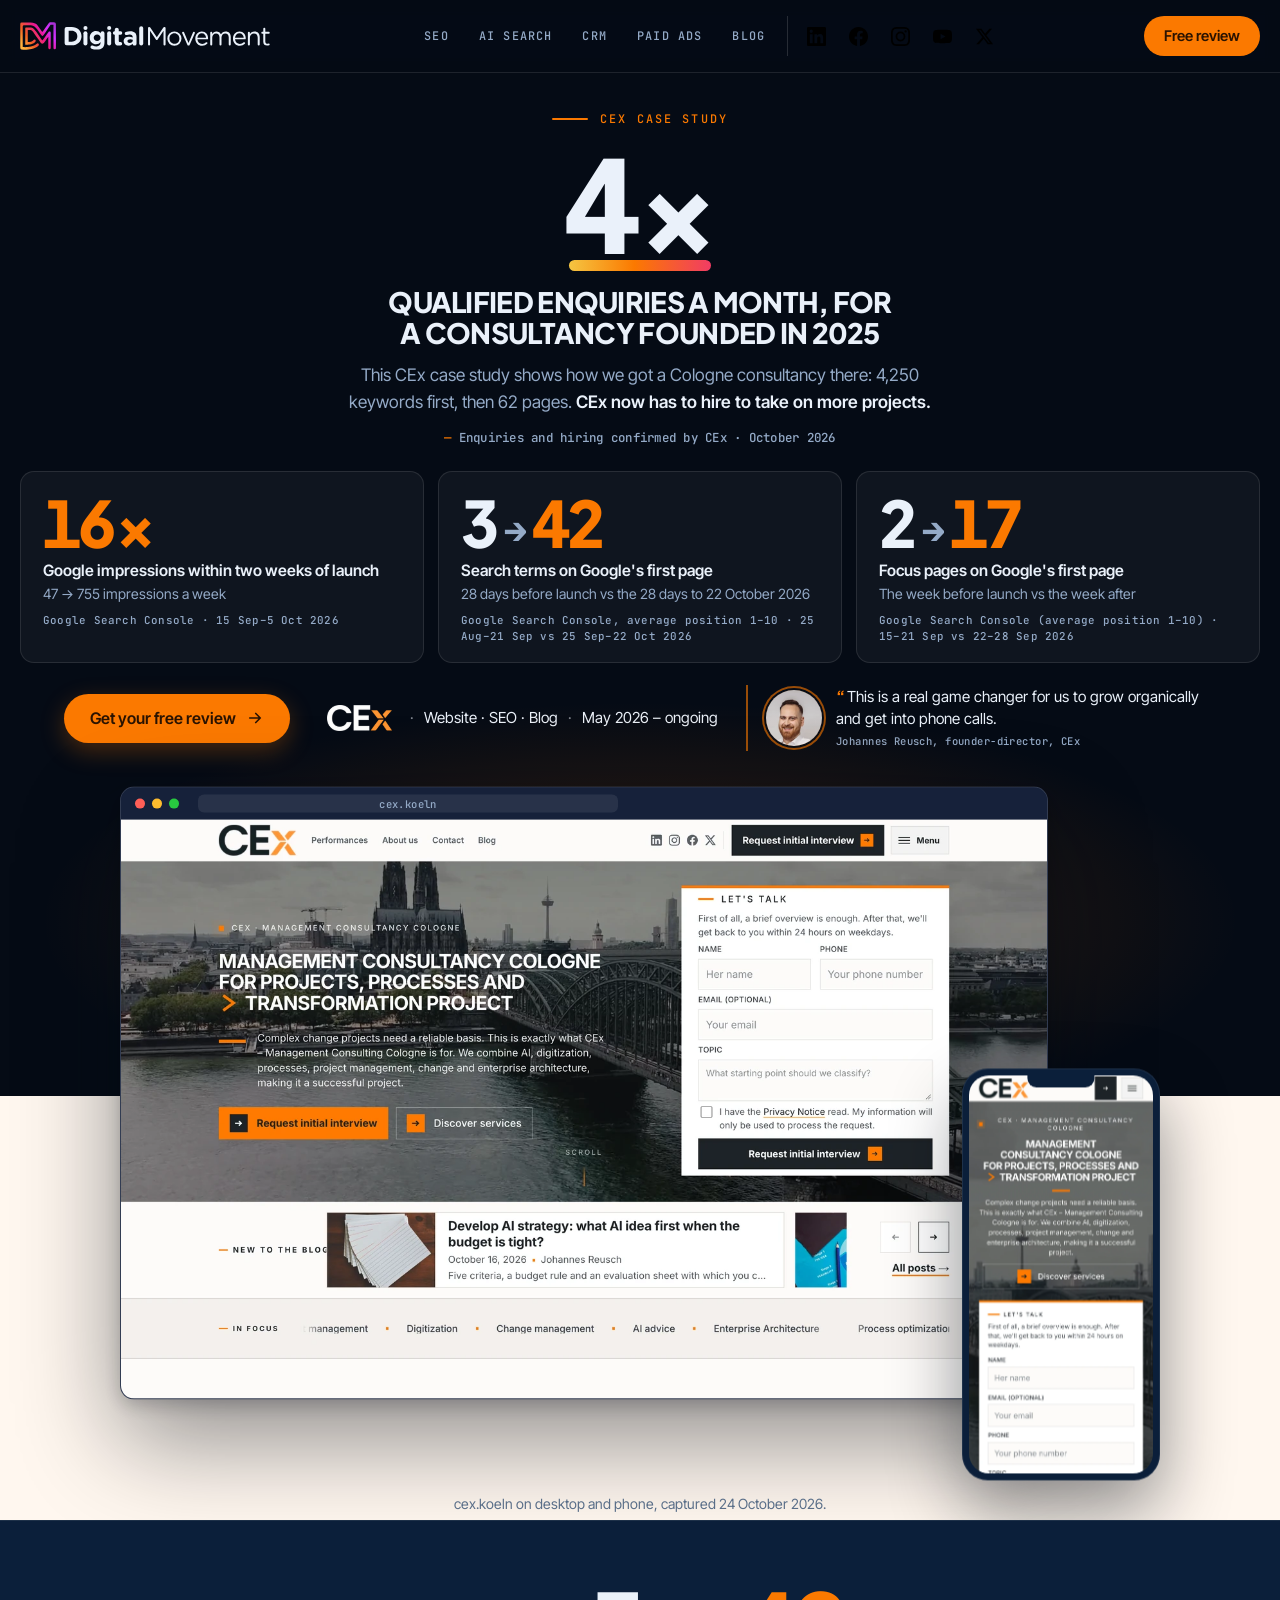
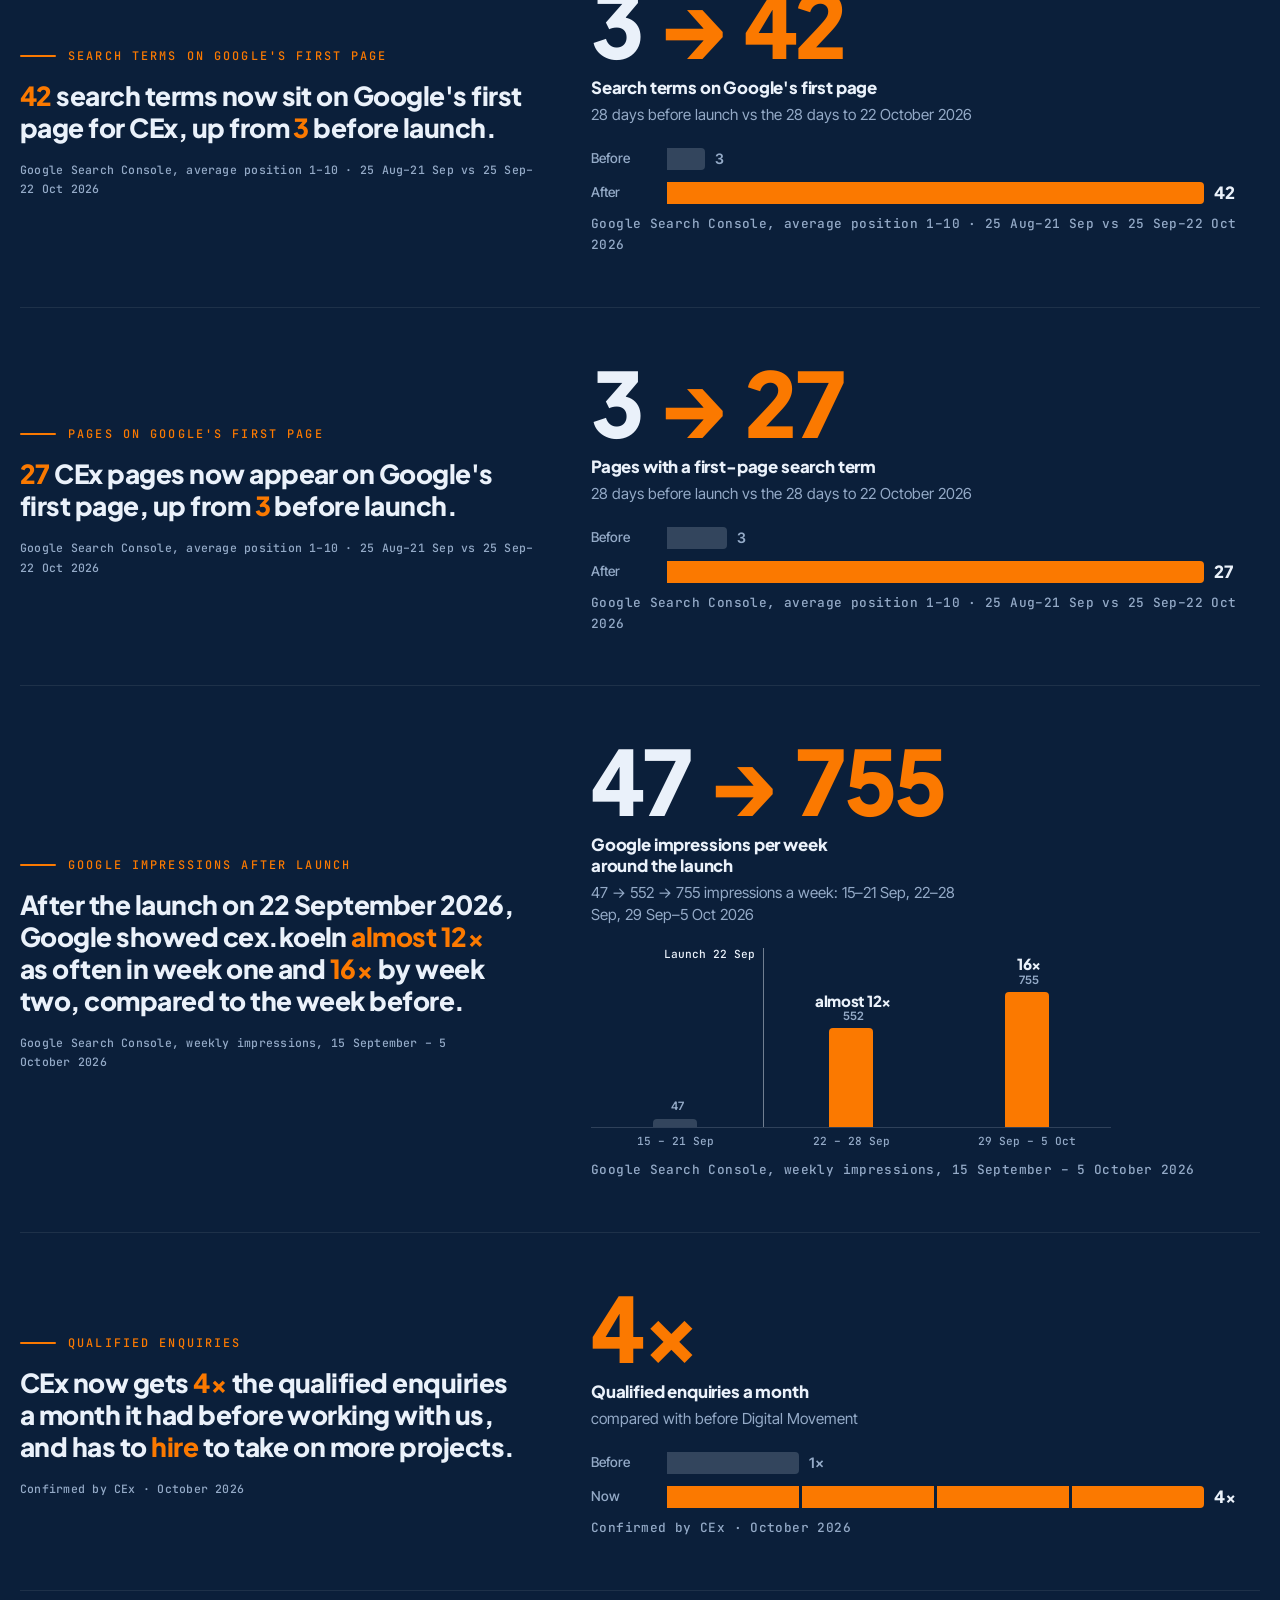
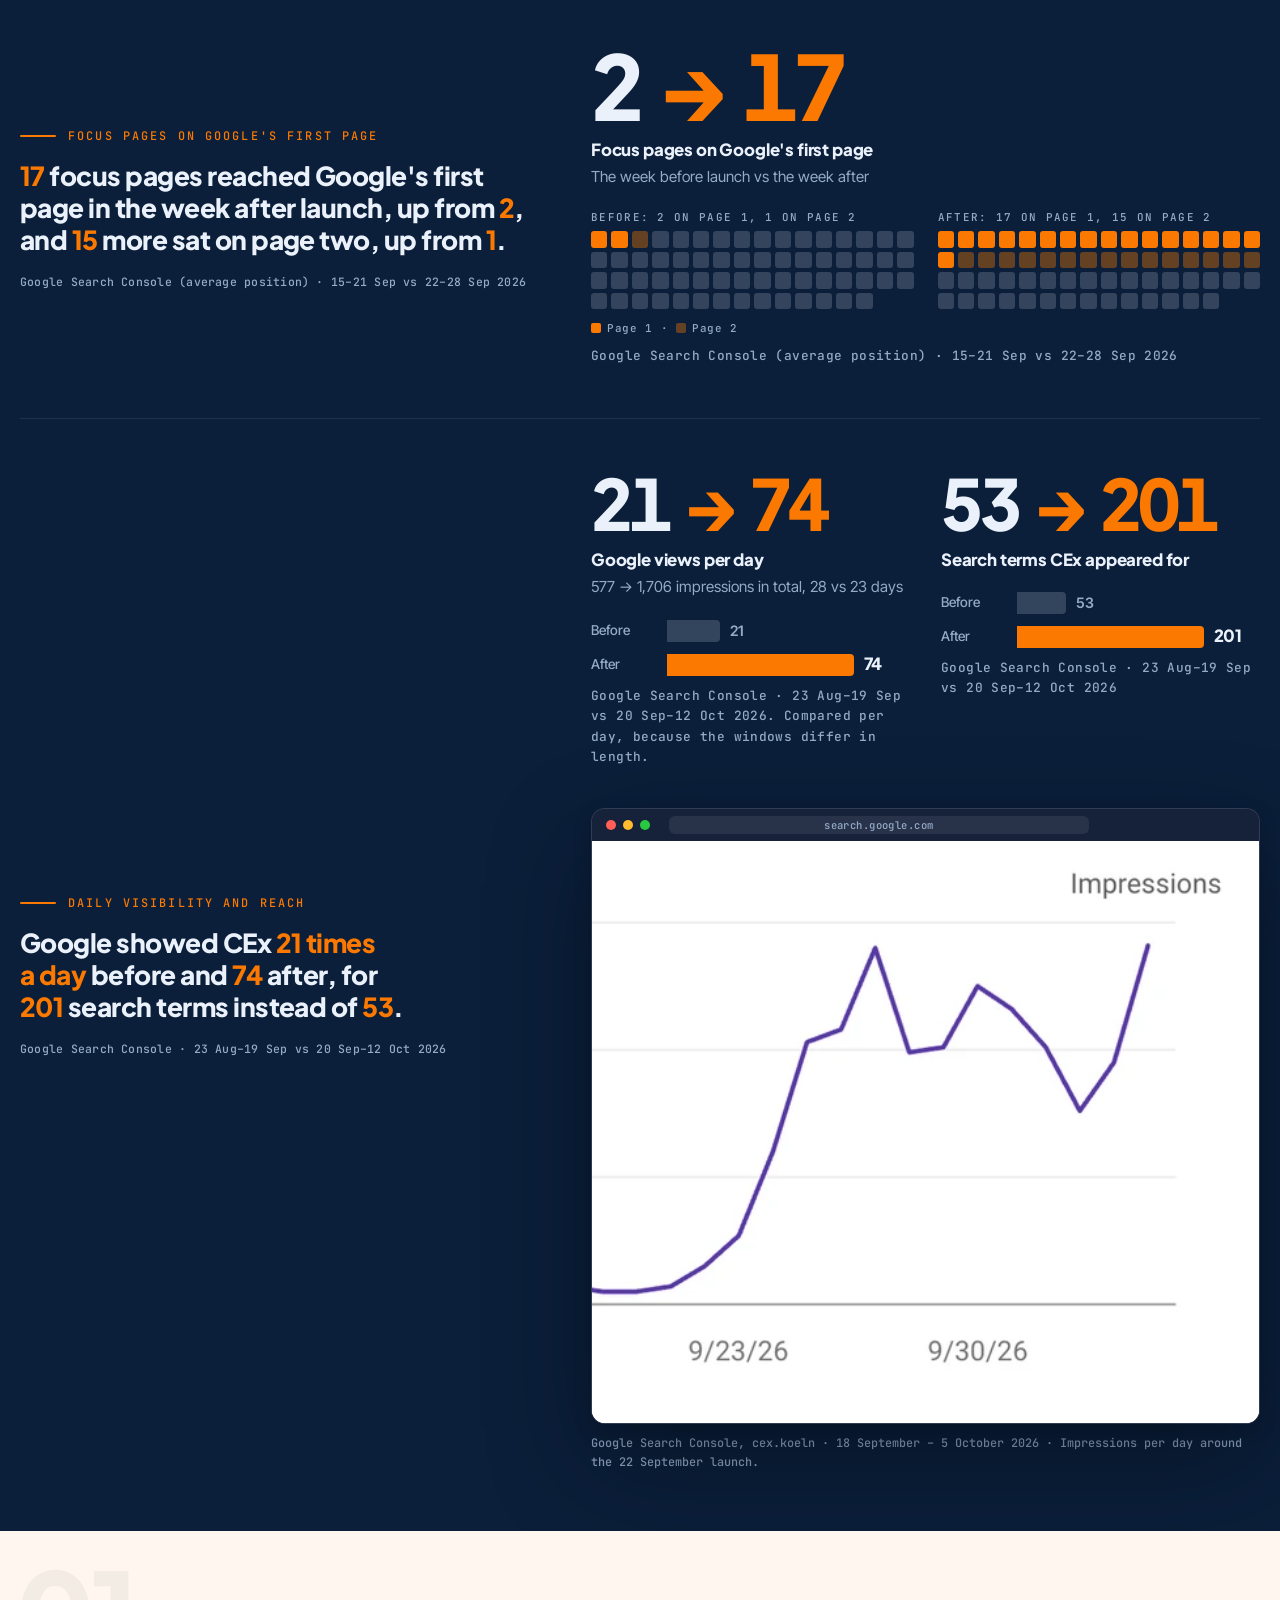
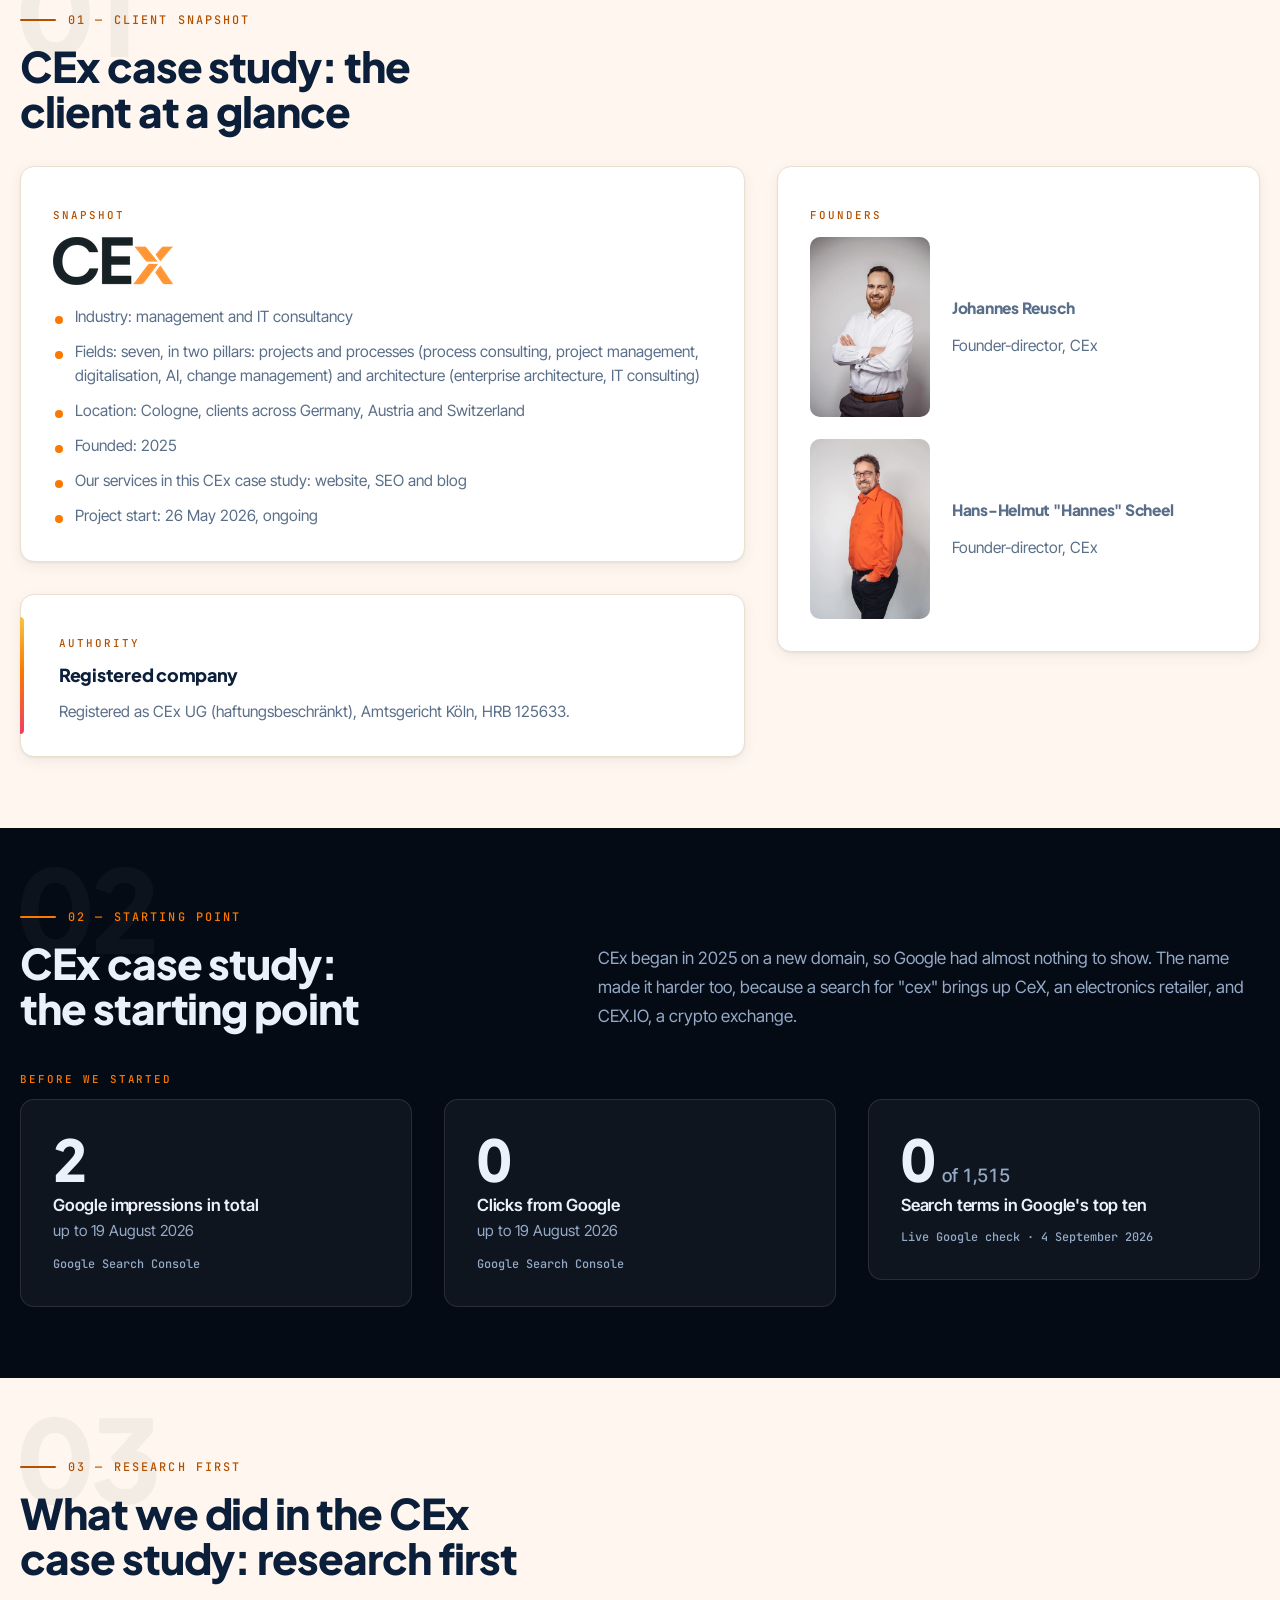
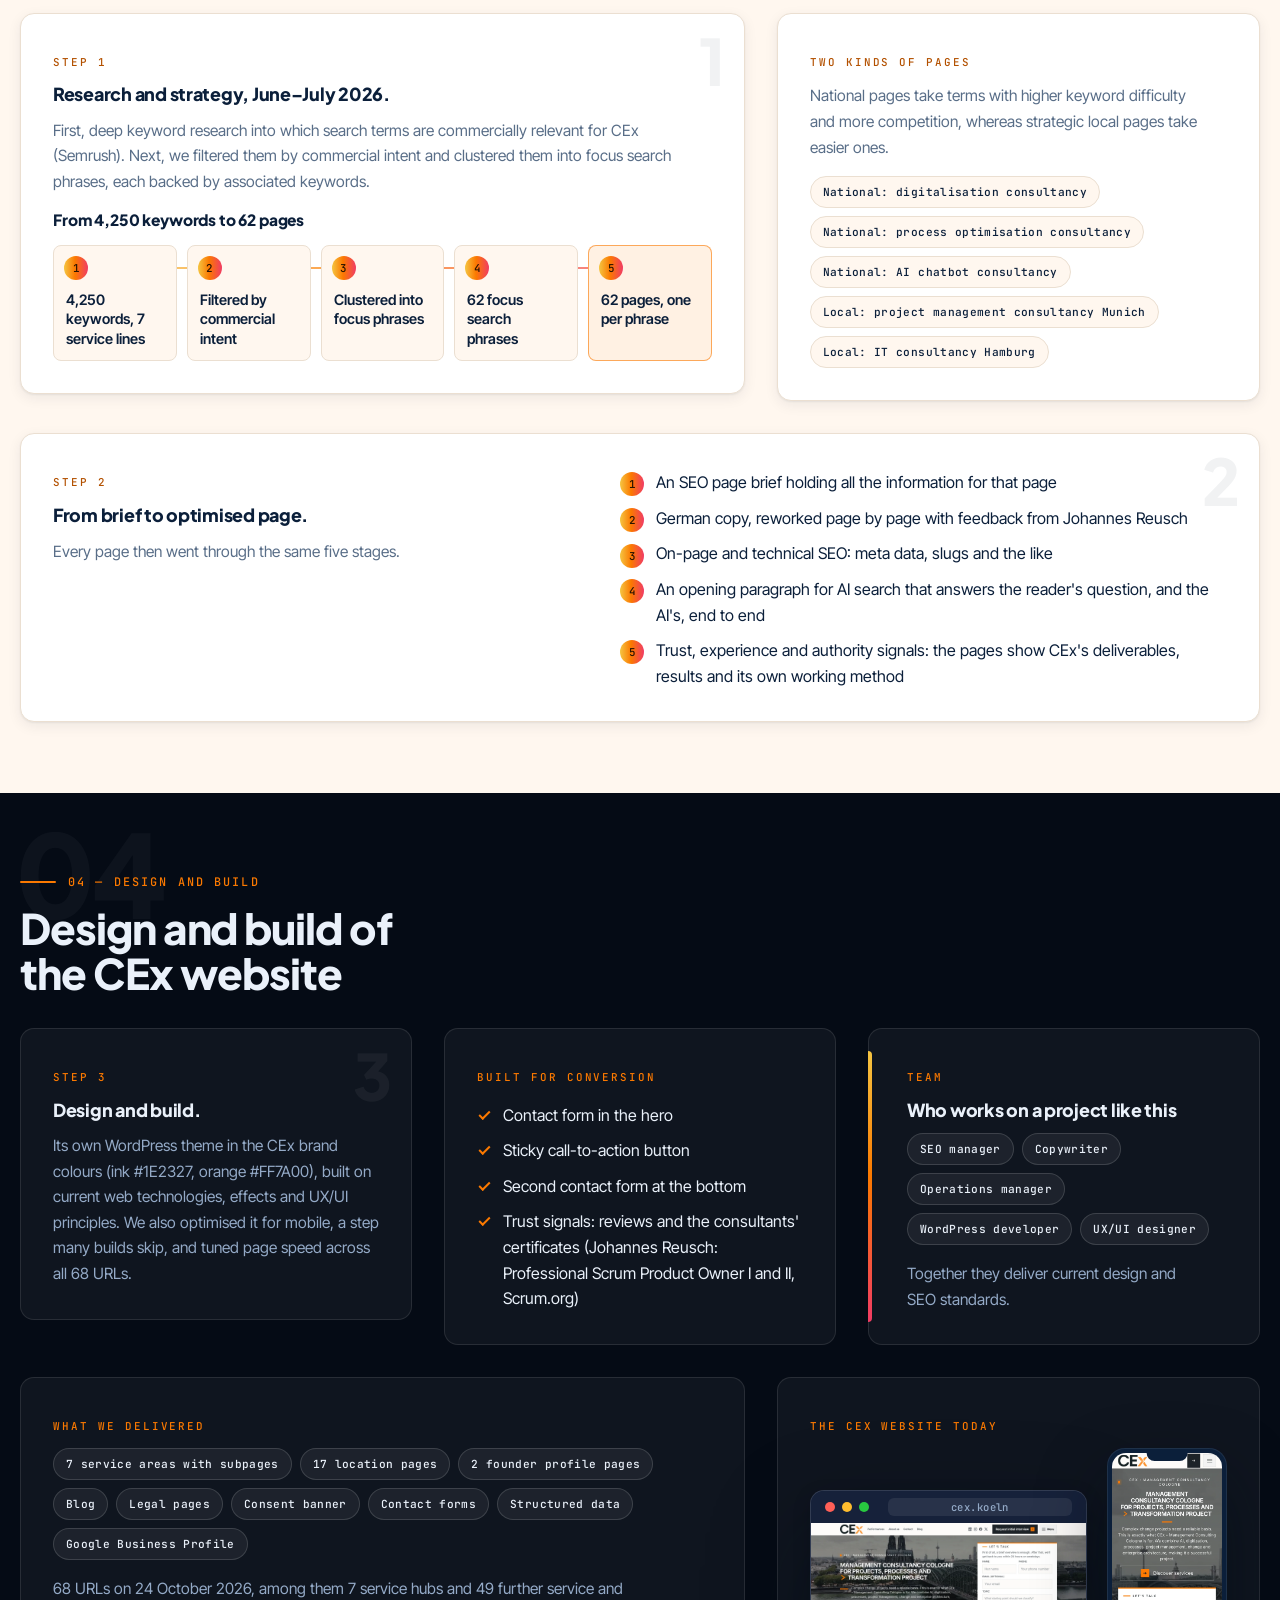
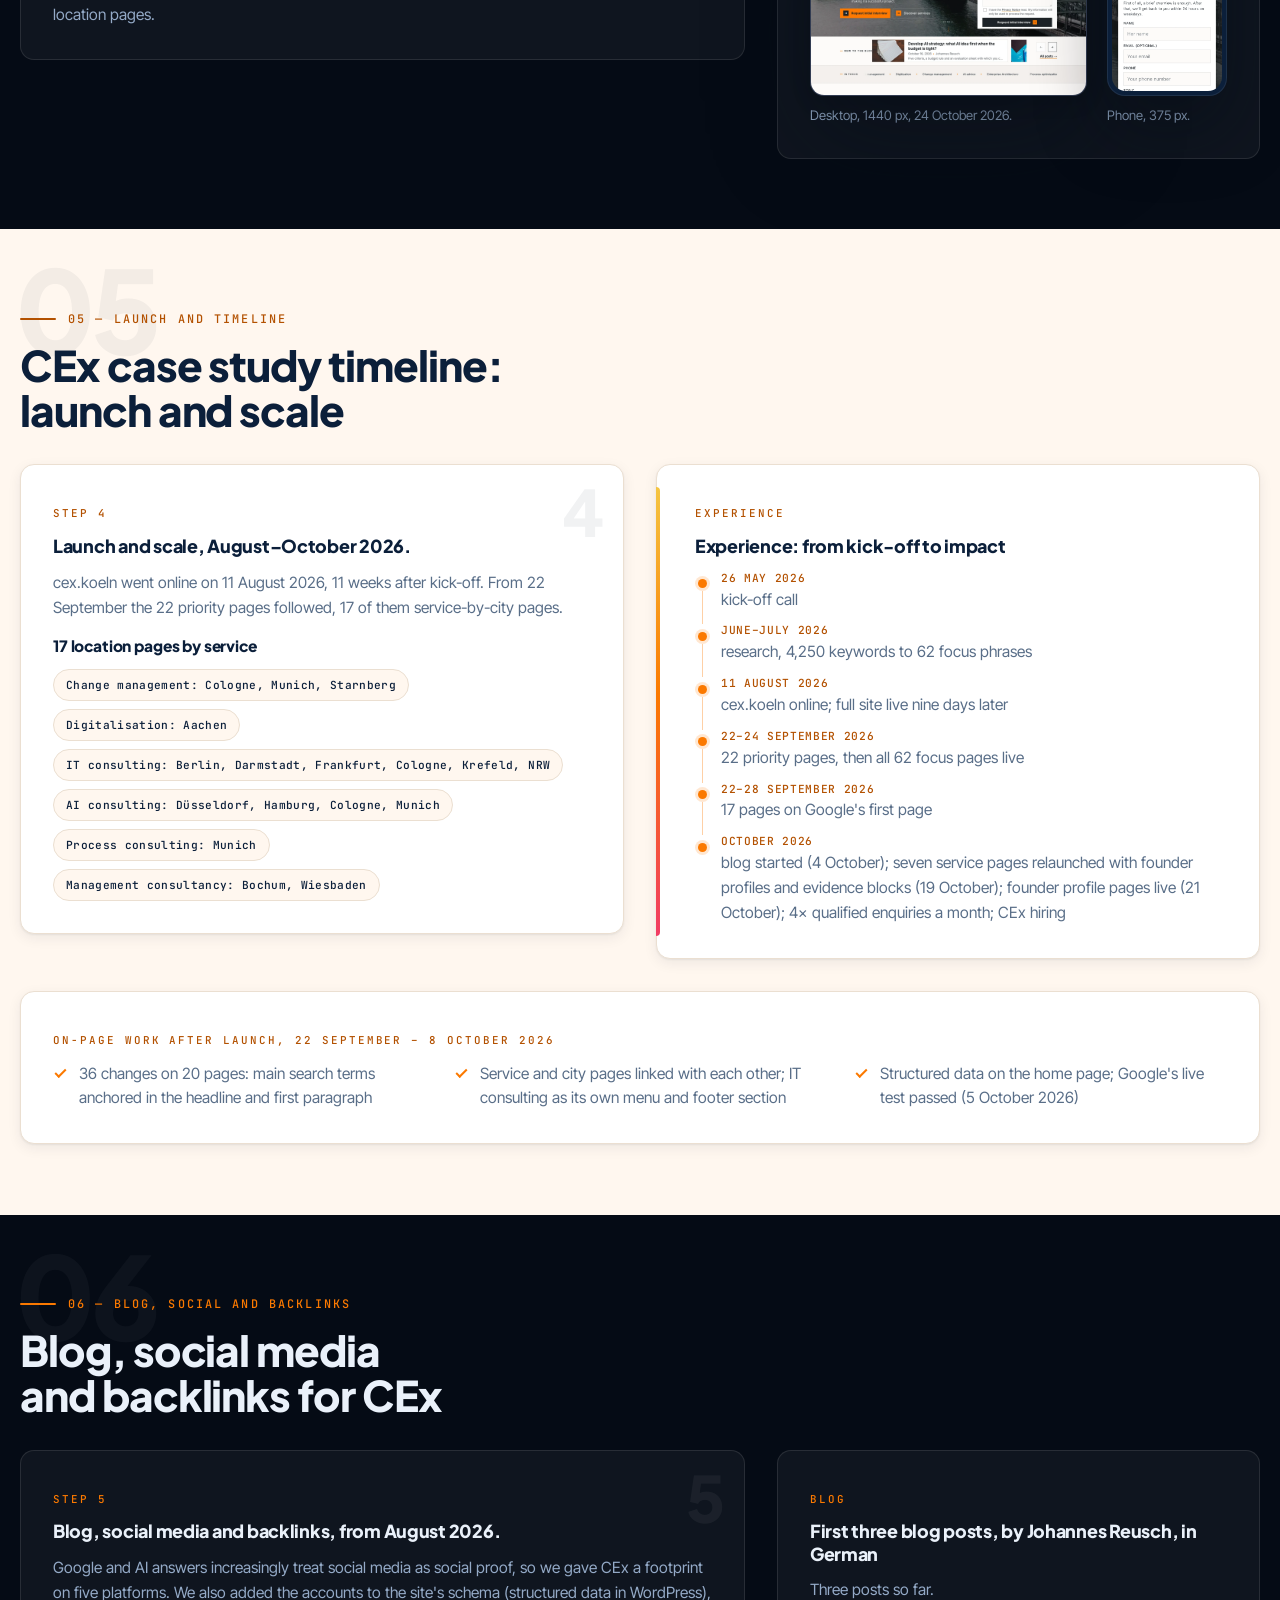
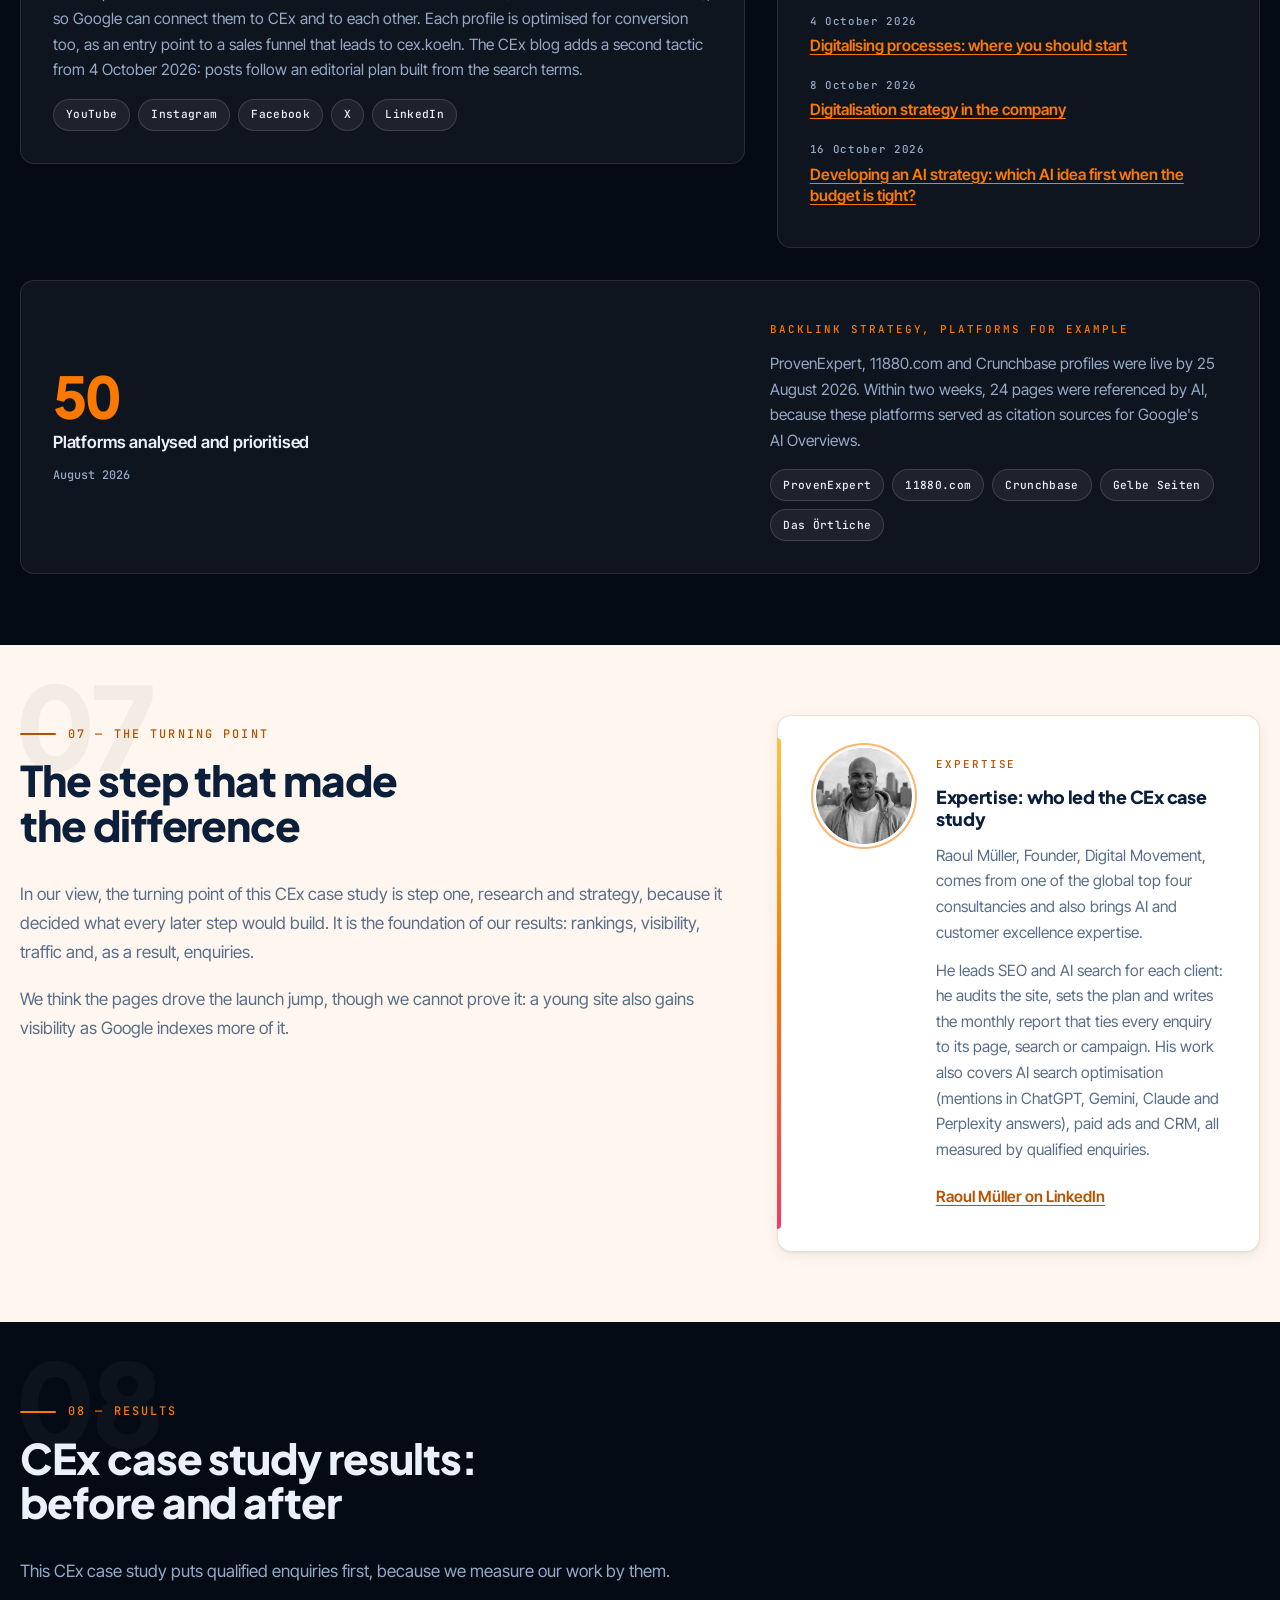
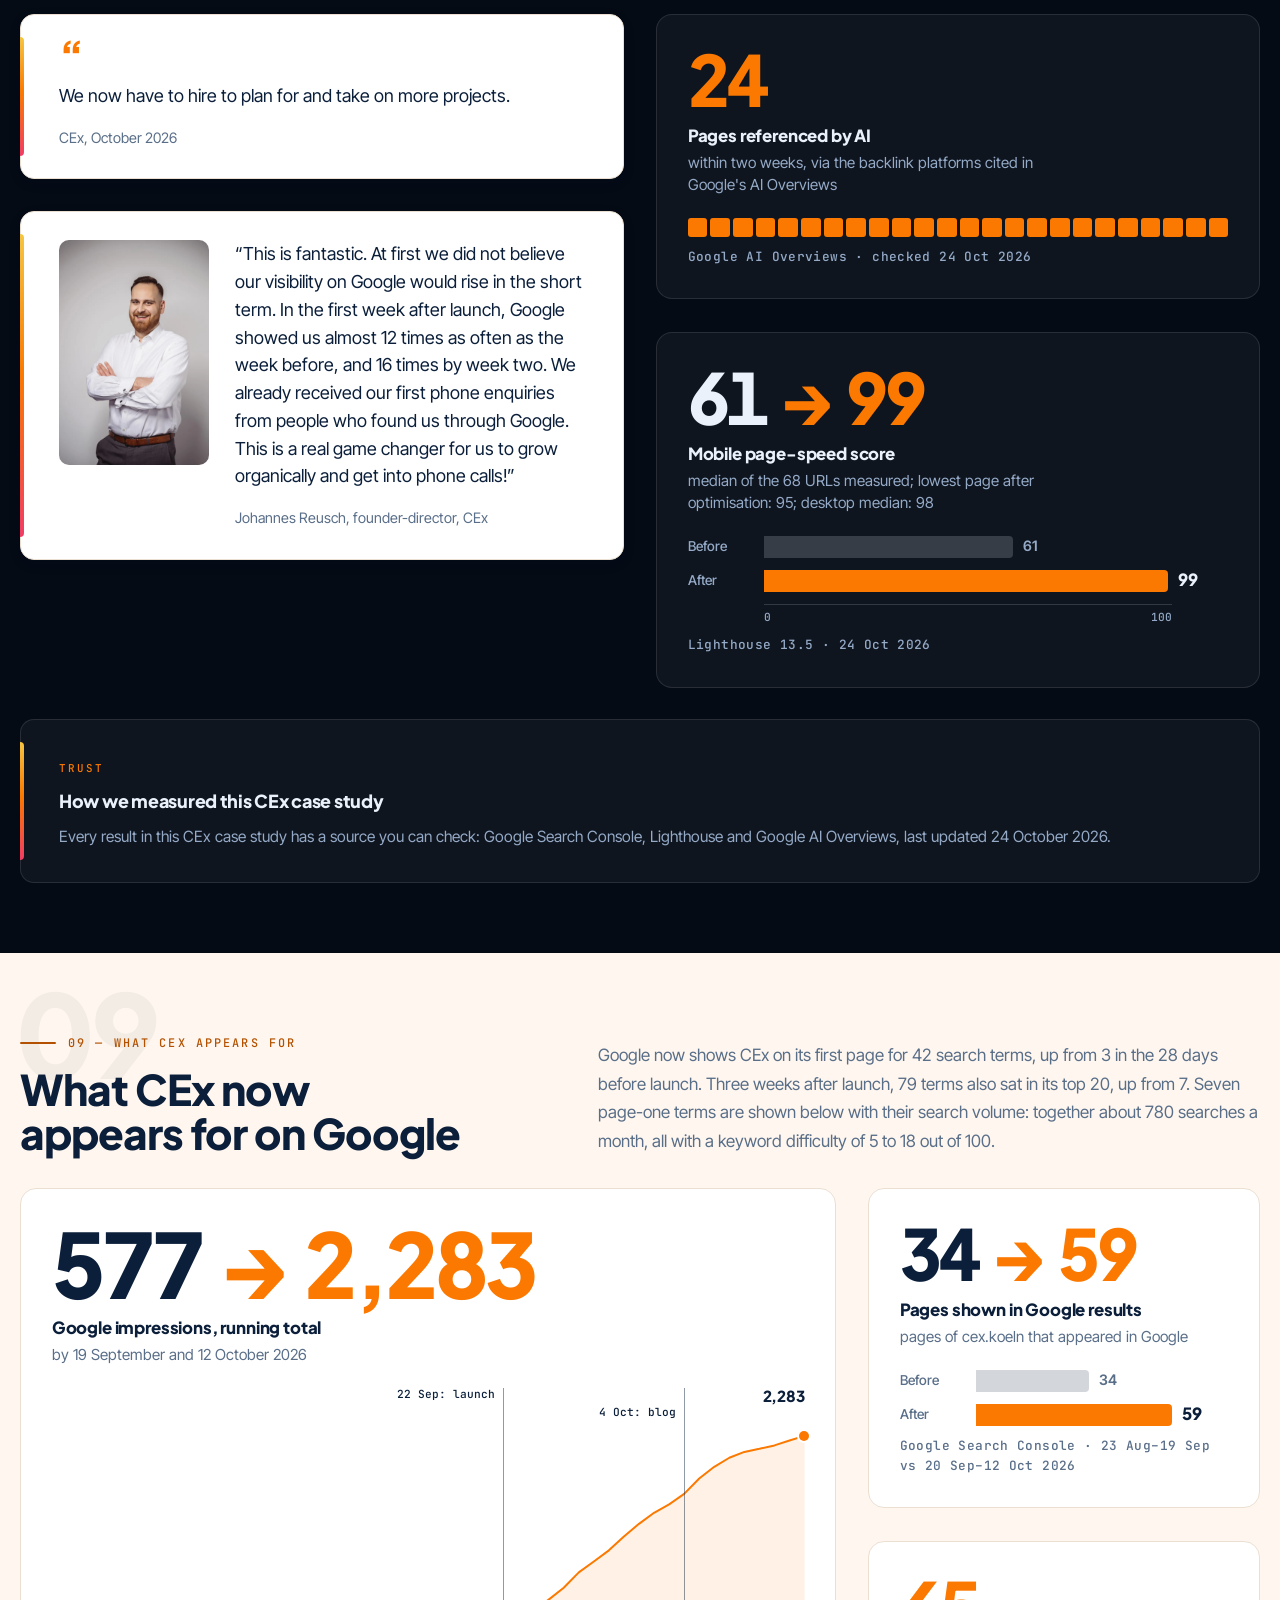
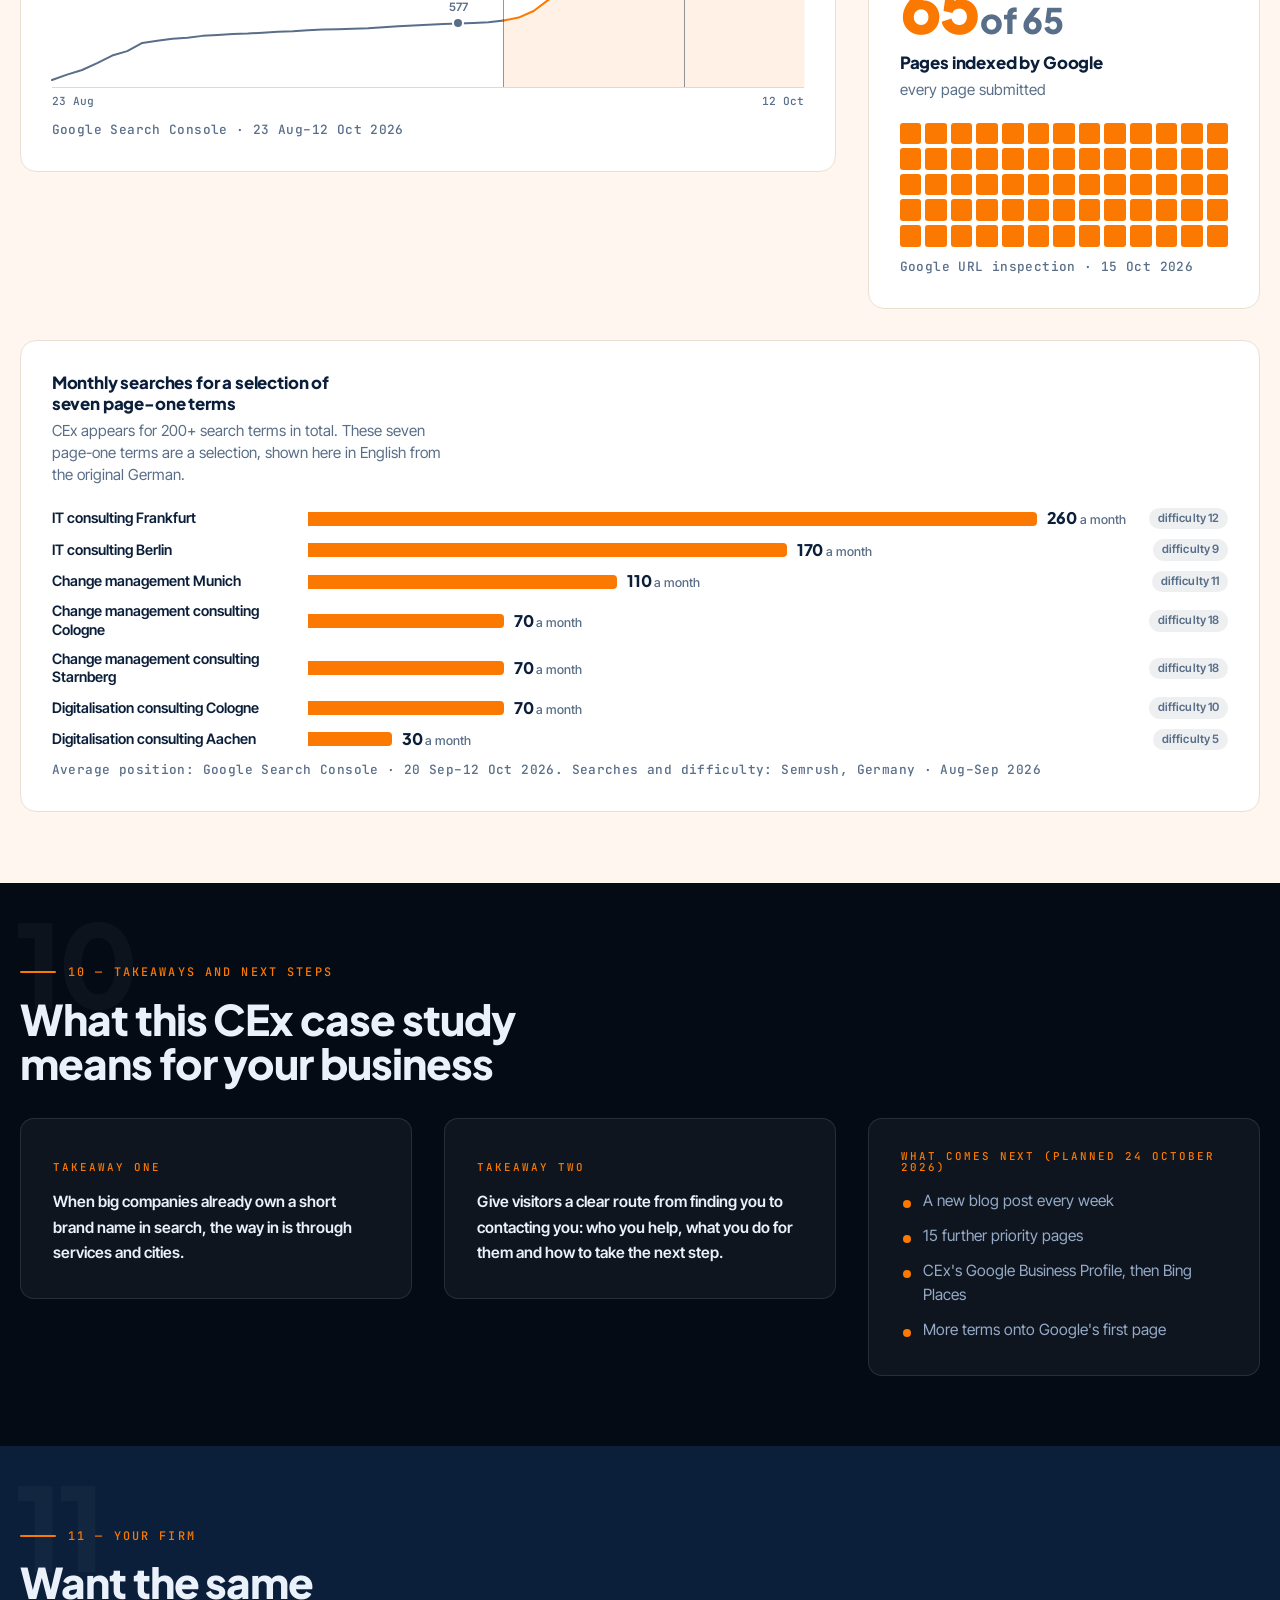
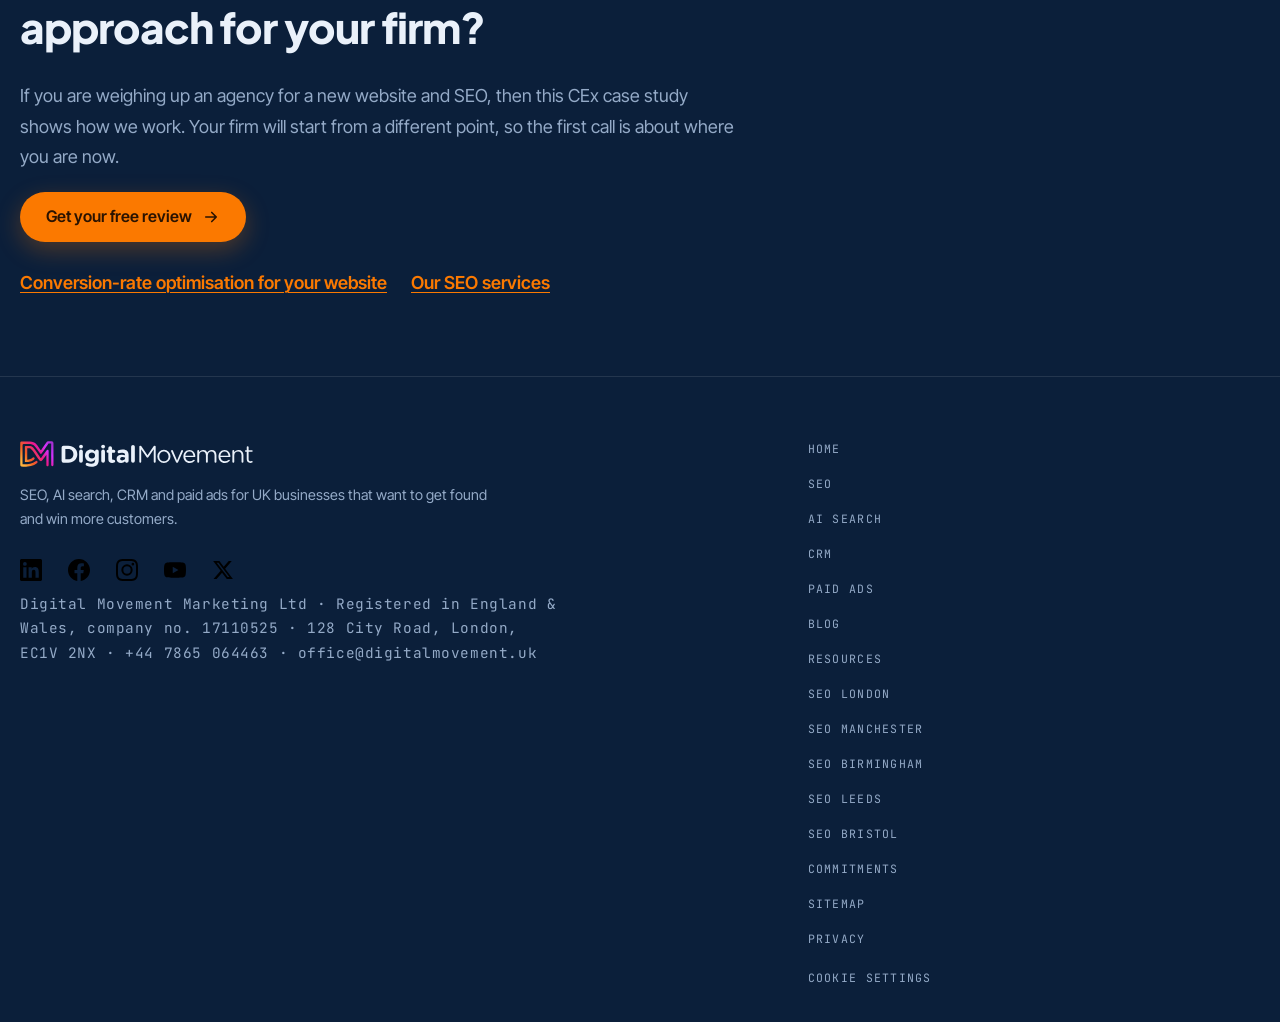
<file: success-story-Cex/index.html>
<!doctype html>
<html lang="en-GB">
<head>
<meta charset="utf-8">
<meta name="viewport" content="width=device-width, initial-scale=1">
<meta name="robots" content="noindex, nofollow">
<title>CEx case study: 4× qualified enquiries a month</title>
<meta name="description" content="CEx case study: 4× qualified enquiries a month, 17 of 62 pages on Google's first page a week after launch and 16× Google impressions. How we did it.">
<link rel="canonical" href="https://digitalmovement.uk/case-studies/cex-case-study/">
<meta property="og:type" content="article">
<meta property="og:locale" content="en_GB">
<meta property="og:url" content="https://digitalmovement.uk/case-studies/cex-case-study/">
<meta property="og:title" content="CEx case study: 4× qualified enquiries a month for a consultancy founded in 2025">
<meta property="og:description" content="A consultancy founded in 2025: 4× qualified enquiries a month, 17 focus pages on Google's first page in the week after launch, Google impressions 16× by week two after launch. 62 pages from 4,250 keywords, by Digital Movement.">
<meta property="og:image" content="https://digitalmovementuk.github.io/dm-uk-website/success-story-Cex/thumbnail/og-1200x630.jpg">
<meta property="og:image:type" content="image/jpeg">
<meta property="og:image:width" content="1200">
<meta property="og:image:height" content="630">
<meta property="og:image:alt" content="CEx case study: 4× qualified enquiries a month, with the key figures from the Digital Movement SEO work.">
<meta name="twitter:card" content="summary_large_image">
<meta name="twitter:title" content="CEx case study: 4× qualified enquiries a month for a consultancy founded in 2025">
<meta name="twitter:description" content="4× qualified enquiries a month, 17 focus pages on Google's first page in the week after launch and 16× Google impressions after launch. By Digital Movement, with sources.">
<meta name="twitter:image" content="https://digitalmovementuk.github.io/dm-uk-website/success-story-Cex/thumbnail/og-1200x630.jpg">
<link rel="icon" href="assets/brand/favicon.ico" sizes="any">
<link rel="icon" href="assets/brand/favicon.svg" type="image/svg+xml">
<link rel="icon" href="assets/brand/favicon-192.png" sizes="192x192" type="image/png">
<link rel="apple-touch-icon" href="assets/brand/apple-touch-icon.png">
<link rel="preconnect" href="https://fonts.googleapis.com">
<link rel="preconnect" href="https://fonts.gstatic.com" crossorigin>
<link rel="stylesheet" href="https://fonts.googleapis.com/css2?family=Inter+Tight:wght@400;500;600&family=JetBrains+Mono:wght@500&family=Plus+Jakarta+Sans:wght@800&display=swap">
<link rel="stylesheet" href="assets/css/cex-case-study.css">
<link rel="stylesheet" href="assets/css/dm-case-charts.css">
<script>document.documentElement.classList.add('js');</script>
<!-- CEx case study page. Version v1.2.1 — 2026-10-25.
     Change log
     v1.2.1 2026-10-25 Eyebrow "CEx case study" is now the first span of the H1 (orchestrator's decision), so the H1 reads "CEx case study
                       4× qualified enquiries a month, for a consultancy founded in 2025". No CSS change: the hero h1 is a column flex
                       container, every visible rect measured identical on 1440 and 375, fold unchanged. Gate 34/34, copy v1.7.1.
     v1.2  2026-10-25  Yoast pass (copy v1.7, gate mockup/Claude/v1/tools/yoast_check.py v1.2: 33/34, FK1.5 H1 open for Raoul). Meta
                       description 148 characters with 17 of 62; hero eyebrow "CEx case study"; the six results-band row titles are now
                       <h3 class="dm-kicker"> (rendering measured identical on 1440 and 375); keyphrase in 8 of 23 subheadings and 15 times
                       in the text; GA4 dropped from the trust line (no GA4 figure left on the page); about 125 prose words of duplication
                       cut, prose 1,441 of the 1,500 corridor; humanizer pass on every changed sentence. No figure, design or layout
                       change. QA PASS on both targets, fold intact.
     v1.1  2026-10-24  Previous design (concept B) kept, copy v1.6 applied block by block. Hero: 4× in the gradient mark, lede with the
                       hiring line and its source, scoreboard of three tiles (16×, 3 → 42, 2 → 17; data-fold on H1, lede and tiles,
                       data-fold="desktop" on the CTA and the founder quote), founder quote with a round avatar beside the CTA, device
                       caption. Stat band replaced by the results band: five rows in one layout (statement left, chart right): launch jump
                       (three bars 47 → 552 → 755), search terms on page one 3 → 42, pages with a first-page term 3 → 27, qualified enquiries 4×,
                       focus pages 2 → 17 on page 1 and 1 → 15 on page 2 (before/after cell grids), daily visibility 21 → 74 and 53 → 201. Sections: founders with photos and the
                       authority box; "Before we started" figures; flow infographic, page-type chips, five-stage list; conversion checklist,
                       team chips, "What we delivered" chips, website-today pair beside Step 3; six-milestone timeline with the 17 location
                       pages and the on-page work; blog block (three posts), platform chips as plain examples, backlink block; DM lead
                       credentials and LinkedIn; results: the two client quotes, 24 pages referenced by AI, speed 61 → 99, trust box; new
                       section "What CEx now appears for on Google" (running total 577 → 2,283, 34 → 59, 65 of 65, seven page-one terms);
                       lessons as three boxes. Removed under Raoul's rules: hosting, sitemap, Search Console/GA4 set-up, approval dates,
                       translator note, internal provenance, placeholders, live/prioritised/pending state markers, the Search Console
                       screenshot and the long weekly run (both show the fall after 5 Oct), GA4 18 visits (no before figure), duplicate
                       figures outside the band. Clean-up pass: tighter section rhythm, head and intro side by side, balanced columns.
                       Chart kit linked (dm-case-charts.css/.js).
     v1.0  2026-10-24  First preview. -->

<!-- PREVIEW CHROME: provided by the WordPress theme on publish -->
<style id="preview-chrome">
  :root { --orange:#FB7900; --orange-600:#DE6A00; --ink-950:#050B15; --ink-900:#0B1F3A; --on-dark:#EAF1FA; --on-dark-mute:#94AAC7; --grad:linear-gradient(90deg,#F5C542 0%,#FB7900 46%,#F13C64 100%); --mono:"JetBrains Mono",ui-monospace,SFMono-Regular,Menlo,monospace; --body:"Inter Tight",ui-sans-serif,system-ui,sans-serif; --header-h:72px; }
  html { background:#050B15; }
  body { margin:0; padding-top:calc(var(--header-h) + 1px); font-family:var(--body); background:#050B15; color:var(--on-dark); -webkit-font-smoothing:antialiased; overflow-x:clip; }
  .wrap { width:min(100% - 40px,1240px); margin-inline:auto; }
  .skip-link { position:absolute; left:-9999px; top:0; z-index:200; background:var(--orange); color:#2A1300; padding:12px 20px; font-family:var(--mono); font-size:.74rem; border-radius:0 0 8px 0; text-decoration:none; }
  .skip-link:focus { left:0; }
  :focus-visible { outline:3px solid var(--orange); outline-offset:3px; border-radius:4px; }
  .rail { position:fixed; inset:0 0 auto 0; height:3px; z-index:120; background:var(--grad); transform-origin:0 50%; transform:scaleX(0); }
  .site-header { position:fixed; top:0; left:0; right:0; z-index:100; background:rgba(5,11,21,.92); -webkit-backdrop-filter:saturate(1.4) blur(8px); backdrop-filter:saturate(1.4) blur(8px); border-bottom:1px solid rgba(255,255,255,.1); }
  .nav { display:flex; align-items:center; justify-content:space-between; gap:24px; min-height:var(--header-h); }
  .brand { display:inline-flex; align-items:center; text-decoration:none; flex-shrink:0; }
  .brand-logo { height:28px; width:auto; }
  .nav-links { display:flex; align-items:center; gap:2px; }
  .nav-links a { text-decoration:none; color:var(--on-dark-mute); font-family:var(--mono); font-size:.74rem; font-weight:500; letter-spacing:.1em; text-transform:uppercase; padding:10px 14px; border-radius:999px; transition:color .2s,background .2s; }
  .nav-links a:hover { color:var(--on-dark); background:rgba(255,255,255,.07); }
  .nav-socials { display:flex; align-items:center; gap:2px; margin-left:6px; padding-left:8px; border-left:1px solid rgba(255,255,255,.14); }
  .nav-links a.nav-social { display:inline-flex; align-items:center; justify-content:center; width:40px; height:40px; padding:0; flex-shrink:0; }
  .nav-links a.nav-social svg { width:19px; height:19px; display:block; }
  .nav-links a.nav-social span { position:absolute; width:1px; height:1px; padding:0; margin:-1px; overflow:hidden; clip:rect(0 0 0 0); clip-path:inset(50%); white-space:nowrap; }
  .nav-cta { display:inline-flex; align-items:center; gap:8px; background:var(--orange); color:#2A1300; text-decoration:none; font-weight:600; font-size:.92rem; padding:11px 20px; border-radius:999px; transition:background .2s,transform .2s; white-space:nowrap; }
  .nav-cta:hover { background:var(--orange-600); transform:translateY(-1px); }
  .nav-toggle { display:none; background:none; cursor:pointer; padding:0; border:1.5px solid rgba(255,255,255,.22); border-radius:11px; width:44px; height:44px; flex-direction:column; align-items:center; justify-content:center; gap:4px; flex-shrink:0; }
  .nav-toggle span { display:block; width:18px; height:2px; background:var(--on-dark); border-radius:2px; transition:transform .25s,opacity .2s; }
  .nav-toggle[aria-expanded="true"] span:nth-child(1) { transform:translateY(6px) rotate(45deg); }
  .nav-toggle[aria-expanded="true"] span:nth-child(2) { opacity:0; }
  .nav-toggle[aria-expanded="true"] span:nth-child(3) { transform:translateY(-6px) rotate(-45deg); }
  @media (max-width: 1040px) {
    .nav { gap:12px; flex-wrap:nowrap; position:relative; }
    .nav-toggle { display:flex; order:3; }
    .brand { order:1; }
    .nav-cta { order:2; padding:9px 14px; font-size:.8rem; margin-left:auto; }
    .brand-logo { height:22px; }
    .nav-links { display:none; position:absolute; left:-20px; right:-20px; top:100%; z-index:10; flex-direction:column; align-items:stretch; gap:2px; background:var(--ink-950); border-bottom:1px solid rgba(255,255,255,.14); padding:10px 20px 18px; box-shadow:0 22px 44px rgba(0,0,0,.55); order:4; }
    .nav-links.open { display:flex; }
    .nav-links a { padding:14px 12px; font-size:.78rem; border-radius:10px; }
    .nav-socials { justify-content:center; gap:10px; margin:8px 0 0; padding:12px 0 0; border-left:0; border-top:1px solid rgba(255,255,255,.14); }
    .nav-links a.nav-social { width:44px; height:44px; border-radius:50%; }
  }
  @media (max-width: 400px) { .nav-cta { padding:9px 12px; font-size:.74rem; } .brand-logo { height:20px; } }
  .site-footer { background:var(--ink-900); padding:64px 0 32px; border-top:1px solid rgba(255,255,255,.1); }
  .footer-grid { display:grid; grid-template-columns:1fr; gap:32px; text-align:center; }
  .footer-logo { height:26px; width:auto; margin-bottom:16px; }
  .site-footer p { font-size:.9rem; line-height:1.7; color:var(--on-dark-mute); max-width:60ch; margin:0 auto; }
  .footer-legal { font-family:var(--mono); font-size:.66rem; line-height:1.9; letter-spacing:.04em; color:var(--on-dark-mute); margin-top:16px; }
  .footer-links { display:flex; flex-direction:column; gap:11px; align-items:center; }
  .footer-links a, .footer-consent { font-family:var(--mono); font-size:.72rem; letter-spacing:.11em; text-transform:uppercase; color:var(--on-dark-mute); text-decoration:none; transition:color .2s; background:none; border:0; padding:0; cursor:pointer; min-height:24px; }
  .footer-links a:hover, .footer-consent:hover { color:var(--orange); }
  .footer-social { display:flex; gap:4px; margin-top:16px; justify-content:center; }
  .footer-social a { display:inline-flex; align-items:center; justify-content:center; width:44px; height:44px; color:var(--on-dark-mute); transition:color .2s; }
  .footer-social a:hover, .footer-social a:focus-visible { color:var(--orange); }
  .footer-social svg { width:22px; height:22px; display:block; }
  .brand { justify-content:center; }
  @media (min-width: 900px) {
    .footer-grid { grid-template-columns:minmax(0,1.6fr) minmax(0,1fr); gap:64px; text-align:left; }
    .site-footer p { margin:0; }
    .footer-links { align-items:flex-start; }
    .footer-social { justify-content:flex-start; margin-inline-start:-11px; }
    .brand { justify-content:flex-start; }
  }
  @media (prefers-reduced-motion: reduce) { .nav-cta:hover { transform:none; } .rail { transition:none; } }
</style>
<!-- /PREVIEW CHROME -->
</head>
<body>

<!-- PREVIEW CHROME: provided by the WordPress theme on publish -->
<svg width="0" height="0" style="position:absolute" aria-hidden="true" focusable="false">
  <symbol id="i-linkedin" viewBox="0 0 24 24"><path d="M20.447 20.452h-3.554v-5.569c0-1.328-.027-3.037-1.852-3.037-1.853 0-2.136 1.445-2.136 2.939v5.667H9.351V9h3.414v1.561h.046c.477-.9 1.637-1.85 3.37-1.85 3.601 0 4.267 2.37 4.267 5.455v6.286zM5.337 7.433a2.062 2.062 0 0 1-2.063-2.065 2.064 2.064 0 1 1 2.063 2.065zm1.782 13.019H3.555V9h3.564v11.452zM22.225 0H1.771C.792 0 0 .774 0 1.729v20.542C0 23.227.792 24 1.771 24h20.451C23.2 24 24 23.227 24 22.271V1.729C24 .774 23.2 0 22.222 0h.003z"/></symbol>
  <symbol id="i-facebook" viewBox="0 0 24 24"><path d="M24 12.073C24 5.405 18.627 0 12 0S0 5.405 0 12.073C0 18.1 4.388 23.094 10.125 24v-8.437H7.078v-3.49h3.047V9.412c0-3.026 1.792-4.697 4.533-4.697 1.313 0 2.686.236 2.686.236v2.971H15.83c-1.491 0-1.956.931-1.956 1.887v2.264h3.328l-.532 3.49h-2.796V24C19.612 23.094 24 18.1 24 12.073z"/></symbol>
  <symbol id="i-instagram" viewBox="0 0 24 24"><path d="M12 2.163c3.204 0 3.584.012 4.85.07 1.17.053 1.805.249 2.227.415.56.217.96.477 1.38.896.42.42.679.82.896 1.38.164.422.36 1.057.413 2.227.059 1.266.07 1.646.07 4.85s-.011 3.584-.07 4.85c-.053 1.17-.249 1.805-.413 2.227a3.72 3.72 0 0 1-.896 1.38 3.72 3.72 0 0 1-1.38.896c-.422.164-1.057.36-2.227.413-1.266.059-1.646.07-4.85.07s-3.584-.011-4.85-.07c-1.17-.053-1.805-.249-2.227-.413a3.72 3.72 0 0 1-1.38-.896 3.72 3.72 0 0 1-.896-1.38c-.166-.422-.362-1.057-.415-2.227-.058-1.266-.07-1.646-.07-4.85s.012-3.584.07-4.85c.053-1.17.249-1.805.415-2.227.217-.56.477-.96.896-1.38.42-.419.82-.679 1.38-.896.422-.166 1.057-.362 2.227-.415 1.266-.058 1.646-.07 4.85-.07zM12 0C8.741 0 8.332.014 7.052.072 5.775.131 4.902.334 4.14.63a5.88 5.88 0 0 0-2.126 1.384A5.88 5.88 0 0 0 .63 4.14C.334 4.902.131 5.775.072 7.052.014 8.332 0 8.741 0 12s.014 3.668.072 4.948c.059 1.277.262 2.15.558 2.912a5.88 5.88 0 0 0 1.384 2.126A5.88 5.88 0 0 0 4.14 23.37c.762.296 1.635.499 2.912.558C8.332 23.986 8.741 24 12 24s3.668-.014 4.948-.072c1.277-.059 2.15-.262 2.912-.558a5.88 5.88 0 0 0 2.126-1.384 5.88 5.88 0 0 0 1.384-2.126c.296-.762.499-1.635.558-2.912.058-1.28.072-1.689.072-4.948s-.014-3.668-.072-4.948c-.059-1.277-.262-2.15-.558-2.912a5.88 5.88 0 0 0-1.384-2.126A5.88 5.88 0 0 0 19.86.63c-.762-.296-1.635-.499-2.912-.558C15.668.014 15.259 0 12 0zm0 5.838a6.162 6.162 0 1 0 0 12.324 6.162 6.162 0 0 0 0-12.324zM12 16a4 4 0 1 1 0-8 4 4 0 0 1 0 8zm6.406-11.845a1.44 1.44 0 1 0 0 2.881 1.44 1.44 0 0 0 0-2.881z"/></symbol>
  <symbol id="i-youtube" viewBox="0 0 24 24"><path d="M23.498 6.186a3.016 3.016 0 0 0-2.122-2.136C19.505 3.545 12 3.545 12 3.545s-7.505 0-9.377.51A3.017 3.017 0 0 0 .502 6.186C0 8.07 0 12 0 12s0 3.93.502 5.814a3.016 3.016 0 0 0 2.122 2.136c1.871.505 9.376.505 9.376.505s7.505 0 9.377-.505a3.015 3.015 0 0 0 2.122-2.136C24 15.93 24 12 24 12s0-3.93-.502-5.814zM9.545 15.568V8.432L15.818 12l-6.273 3.568z"/></symbol>
  <symbol id="i-x" viewBox="0 0 24 24"><path d="M18.244 2.25h3.308l-7.227 8.26 8.502 11.24H16.17l-5.214-6.817L4.99 21.75H1.68l7.73-8.835L1.254 2.25H8.08l4.713 6.231 5.451-6.231Zm-1.161 17.52h1.833L7.084 4.126H5.117L17.083 19.77Z"/></symbol>
</svg>
<a class="skip-link" href="#main">Skip to content</a>
<div class="rail" aria-hidden="true"></div>
<header class="site-header" data-qa-ignore>
  <div class="wrap nav">
    <a class="brand" href="/" aria-label="Digital Movement UK home">
      <img class="brand-logo" src="assets/brand/dm-logo-light.svg" alt="Digital Movement UK" width="250" height="28">
    </a>
    <button class="nav-toggle" id="navToggle" type="button" aria-expanded="false" aria-controls="navLinks" aria-label="Open menu"><span></span><span></span><span></span></button>
    <nav class="nav-links" id="navLinks" aria-label="Primary">
      <a href="/seo-services/">SEO</a>
      <a href="/ai-search-optimisation/">AI Search</a>
      <a href="/crm/">CRM</a>
      <a href="/ppc-agency/">Paid Ads</a>
      <a href="/blog/">Blog</a>
      <div class="nav-socials" aria-label="Social media">
        <a class="nav-social" href="https://www.linkedin.com/company/digitalmovementuk" target="_blank" rel="noopener me" aria-label="Digital Movement UK on LinkedIn"><svg aria-hidden="true" focusable="false"><use href="#i-linkedin"/></svg><span>LinkedIn</span></a>
        <a class="nav-social" href="https://www.facebook.com/people/Digital-Movement-UK/61593383492000/" target="_blank" rel="noopener me" aria-label="Digital Movement UK on Facebook"><svg aria-hidden="true" focusable="false"><use href="#i-facebook"/></svg><span>Facebook</span></a>
        <a class="nav-social" href="https://www.instagram.com/digitalmovement.uk" target="_blank" rel="noopener me" aria-label="Digital Movement UK on Instagram"><svg aria-hidden="true" focusable="false"><use href="#i-instagram"/></svg><span>Instagram</span></a>
        <a class="nav-social" href="https://www.youtube.com/channel/UCZL6v3YNldo3aKHhc0uCWIQ" target="_blank" rel="noopener me" aria-label="Digital Movement UK on YouTube"><svg aria-hidden="true" focusable="false"><use href="#i-youtube"/></svg><span>YouTube</span></a>
        <a class="nav-social" href="https://x.com/DMovementUK" target="_blank" rel="noopener me" aria-label="Digital Movement UK on X"><svg aria-hidden="true" focusable="false"><use href="#i-x"/></svg><span>X</span></a>
      </div>
    </nav>
    <a class="nav-cta" href="/#contact">Free review</a>
  </div>
</header>
<!-- /PREVIEW CHROME -->

<main class="dm-case" id="main" tabindex="-1">

  <!-- Section 1: Hero -->
  <section class="dm-hero" aria-labelledby="dm-h1">
    <div class="dm-hero__text">
      <div class="dm-hero__inner">
        <h1 id="dm-h1" class="dm-enter" data-fold="all"><span class="dm-kicker">CEx case study</span> <span class="dm-h1__big dm-mark">4×</span> <span class="dm-h1__rest">qualified enquiries a month, for a consultancy founded in 2025</span></h1>
        <p class="dm-hero__lede dm-enter" data-fold="all">This CEx case study shows how we got a Cologne consultancy there: 4,250 keywords first, then 62 pages. <strong>CEx now has to hire to take on more projects.</strong></p>
        <p class="dm-hero__src dm-enter">Enquiries and hiring confirmed by CEx · October 2026</p>
        <ul class="dm-hero__board dm-enter" aria-label="Results at a glance">
          <li class="dm-tile" data-fold="all">
            <p class="dm-tile__value"><span class="dm-tile__after">16×</span></p>
            <p class="dm-tile__label">Google impressions within two weeks of launch</p>
            <p class="dm-tile__detail">47 → 755 impressions a week</p>
            <p class="dm-tile__src">Google Search Console · 15 Sep–5 Oct 2026</p>
          </li>
          <li class="dm-tile" data-fold="all">
            <p class="dm-tile__value"><span class="dm-tile__before">3</span><span class="dm-arrow" role="img" aria-label="to">→</span><span class="dm-tile__after">42</span></p>
            <p class="dm-tile__label">Search terms on Google's first page</p>
            <p class="dm-tile__detail">28 days before launch vs the 28 days to 22 October 2026</p>
            <p class="dm-tile__src">Google Search Console, average position 1–10 · 25 Aug–21 Sep vs 25 Sep–22 Oct 2026</p>
          </li>
          <li class="dm-tile" data-fold="all">
            <p class="dm-tile__value"><span class="dm-tile__before">2</span><span class="dm-arrow" role="img" aria-label="to">→</span><span class="dm-tile__after">17</span></p>
            <p class="dm-tile__label">Focus pages on Google's first page</p>
            <p class="dm-tile__detail">The week before launch vs the week after</p>
            <p class="dm-tile__src">Google Search Console (average position 1–10) · 15–21 Sep vs 22–28 Sep 2026</p>
          </li>
        </ul>
        <div class="dm-hero__row dm-enter">
          <a class="dm-btn" href="/#contact" data-fold="desktop">Get your free review <svg viewBox="0 0 24 24" fill="none" stroke="currentColor" stroke-width="2.2" stroke-linecap="round" stroke-linejoin="round" aria-hidden="true" focusable="false"><path d="M5 12h14M13 6l6 6-6 6"/></svg></a>
          <span class="dm-hero__meta">
            <a class="dm-hero__logo" href="https://cex.koeln" target="_blank" rel="noopener" aria-label="CEx website, cex.koeln (opens in a new tab)"><img src="assets/img/cex-logo-on-dark.webp" alt="CEx case study: logo of CEx UG (haftungsbeschränkt), management and IT consultancy, Cologne" width="240" height="96" fetchpriority="high" decoding="async"></a>
            <span class="dm-sep" aria-hidden="true">·</span><span>Website · SEO · Blog</span>
            <span class="dm-sep" aria-hidden="true">·</span><span>May 2026 – ongoing</span>
          </span>
          <figure class="dm-hero__quote" data-fold="desktop">
            <img class="dm-hero__avatar" src="assets/img/cex-founder-johannes-reusch-avatar.webp" srcset="assets/img/cex-founder-johannes-reusch-avatar.webp 1x, assets/img/cex-founder-johannes-reusch-avatar@2x.webp 2x" alt="Johannes Reusch, founder-director of CEx" width="160" height="160" fetchpriority="high" decoding="async">
            <blockquote><p><span class="dm-qmark" aria-hidden="true">“</span>This is a real game changer for us to grow organically and get into phone calls.</p></blockquote>
            <figcaption>Johannes Reusch, founder-director, CEx</figcaption>
          </figure>
        </div>
      </div>
    </div>
    <div class="dm-hero__visual">
      <div class="dm-devices">
        <div class="dm-browser">
          <div class="dm-browser__bar" aria-hidden="true"><i></i><i></i><i></i><span class="dm-browser__url">cex.koeln</span></div>
          <img src="assets/img/cex-website-desktop.webp" srcset="assets/img/cex-website-desktop.webp 1440w, assets/img/cex-website-desktop@2x.webp 2880w" sizes="(min-width: 1100px) 946px, 91vw" alt="CEx case study: the cex.koeln website on a 1440 px desktop screen, captured 24 October 2026" width="1440" height="900" fetchpriority="high" decoding="async">
        </div>
        <div class="dm-phone">
          <img src="assets/img/cex-website-mobile.webp" srcset="assets/img/cex-website-mobile.webp 750w, assets/img/cex-website-mobile@3x.webp 1125w" sizes="(min-width: 1100px) 198px, 19vw" alt="The cex.koeln website on a 375 px phone screen, captured 24 October 2026" width="750" height="1624" fetchpriority="high" decoding="async">
        </div>
      </div>
      <p class="dm-hero__caption">cex.koeln on desktop and phone, captured 24 October 2026.</p>
    </div>
  </section>

  <!-- Results band: before and after, one row per metric, same layout in every row (replaces the v1.0 stat band) -->
  <section class="dm-launch" aria-label="Results, before and after">
    <div class="dm-wrap">
    <div class="dm-launch__row">
      <div class="dm-reveal">
        <h3 class="dm-kicker">Search terms on Google's first page</h3>
        <p class="dm-launch__highlight"><em>42</em> search terms now sit on Google's first page for CEx, up from <em>3</em> before launch.</p>
        <p class="dm-launch__src dm-mono">Google Search Console, average position 1–10 · 25 Aug–21 Sep vs 25 Sep–22 Oct 2026</p>
      </div>
      <div class="dm-reveal" data-delay="1">
        <figure class="dm-chart dm-chart--bars dm-chart--lg dm-chart--dark" data-chart="bars-first-page" aria-labelledby="dmc-first-page-label-l" style="--dmc-max: 42;">
          <p class="dm-figure__value">3 <span class="dm-figure__arrow" role="img" aria-label="to">→</span> <span class="dm-figure__after">42</span></p>
          <p class="dm-figure__label" id="dmc-first-page-label-l">Search terms on Google's first page</p>
          <p class="dm-figure__detail">28 days before launch vs the 28 days to 22 October 2026</p>
          <div class="dm-chart__viz">
            <dl class="dm-chart__rows">
              <div class="dm-chart__row dm-chart__row--before">
                <dt class="dm-chart__label">Before</dt>
                <dd class="dm-chart__track"><span class="dm-chart__bar" style="--dm-v: 3;"></span><span class="dm-chart__value">3</span></dd>
              </div>
              <div class="dm-chart__row dm-chart__row--after">
                <dt class="dm-chart__label">After</dt>
                <dd class="dm-chart__track"><span class="dm-chart__bar" style="--dm-v: 42;"></span><span class="dm-chart__value">42</span></dd>
              </div>
            </dl>
          </div>
          <figcaption class="dm-figure__source">Google Search Console, average position 1–10 · 25 Aug–21 Sep vs 25 Sep–22 Oct 2026</figcaption>
        </figure>
      </div>
    </div>
    <div class="dm-launch__row">
      <div class="dm-reveal">
        <h3 class="dm-kicker">Pages on Google's first page</h3>
        <p class="dm-launch__highlight"><em>27</em> CEx pages now appear on Google's first page, up from <em>3</em> before launch.</p>
        <p class="dm-launch__src dm-mono">Google Search Console, average position 1–10 · 25 Aug–21 Sep vs 25 Sep–22 Oct 2026</p>
      </div>
      <div class="dm-reveal" data-delay="1">
        <figure class="dm-chart dm-chart--bars dm-chart--lg dm-chart--dark" data-chart="bars-pages-first-page" aria-labelledby="dmc-pages-p1-label-l" style="--dmc-max: 27;">
          <p class="dm-figure__value">3 <span class="dm-figure__arrow" role="img" aria-label="to">→</span> <span class="dm-figure__after">27</span></p>
          <p class="dm-figure__label" id="dmc-pages-p1-label-l">Pages with a first-page search term</p>
          <p class="dm-figure__detail">28 days before launch vs the 28 days to 22 October 2026</p>
          <div class="dm-chart__viz">
            <dl class="dm-chart__rows">
              <div class="dm-chart__row dm-chart__row--before">
                <dt class="dm-chart__label">Before</dt>
                <dd class="dm-chart__track"><span class="dm-chart__bar" style="--dm-v: 3;"></span><span class="dm-chart__value">3</span></dd>
              </div>
              <div class="dm-chart__row dm-chart__row--after">
                <dt class="dm-chart__label">After</dt>
                <dd class="dm-chart__track"><span class="dm-chart__bar" style="--dm-v: 27;"></span><span class="dm-chart__value">27</span></dd>
              </div>
            </dl>
          </div>
          <figcaption class="dm-figure__source">Google Search Console, average position 1–10 · 25 Aug–21 Sep vs 25 Sep–22 Oct 2026</figcaption>
        </figure>
      </div>
    </div>
    <div class="dm-launch__row">
      <div class="dm-reveal">
        <h3 class="dm-kicker" id="dm-launch-title">Google impressions after launch</h3>
        <p class="dm-launch__highlight">After the launch on 22 September 2026, Google showed cex.koeln <em>almost 12×</em> as often in week one and <em>16×</em> by week two, compared to the week before.</p>
        <p class="dm-launch__src dm-mono">Google Search Console, weekly impressions, 15 September – 5 October 2026</p>
      </div>
      <div class="dm-reveal" data-delay="1">
        <figure class="dm-chart dm-chart--weekly dm-chart--lg dm-chart--dark" data-chart="weekly-launch-jump" aria-labelledby="dmc-weekly-label-l" style="--dmc-max: 755; --dm-n: 3; --dm-k: 1; --dmc-colw: 44px; --dmc-colsmax: 520px;">
          <p class="dm-figure__value">47 <span class="dm-figure__arrow" role="img" aria-label="to">→</span> <span class="dm-figure__after">755</span></p>
          <p class="dm-figure__label" id="dmc-weekly-label-l">Google impressions per week around the launch</p>
          <p class="dm-figure__detail">47 → 552 → 755 impressions a week: 15–21 Sep, 22–28 Sep, 29 Sep–5 Oct 2026</p>
          <div class="dm-chart__viz">
            <div class="dm-chart__cols" role="img" aria-label="Google impressions a week: 47 in the week before launch, 15 to 21 September 2026; 552 in the first week after launch, 22 to 28 September; 755 in the second, 29 September to 5 October">
              <div class="dm-chart__col" style="--dm-v: 47; --i: 0;"><span class="dm-chart__col-note"><span class="dm-chart__value">47</span></span></div>
              <div class="dm-chart__col dm-chart__col--after" style="--dm-v: 552; --i: 1;"><span class="dm-chart__col-note"><span class="dm-chart__delta">almost 12×</span><span class="dm-chart__value">552</span></span></div>
              <div class="dm-chart__col dm-chart__col--after" style="--dm-v: 755; --i: 2;"><span class="dm-chart__col-note"><span class="dm-chart__delta">16×</span><span class="dm-chart__value">755</span></span></div>
              <span class="dm-chart__marker"><span class="dm-chart__marker-label">Launch 22 Sep</span></span>
            </div>
            <div class="dm-chart__xaxis dm-chart__xaxis--under" aria-hidden="true"><span>15 – 21 Sep</span><span>22 – 28 Sep</span><span>29 Sep – 5 Oct</span></div>
            <div class="dm-sr" data-qa-ignore><table>
              <caption>Google impressions a week around the launch on 22 September 2026</caption>
              <thead><tr><th scope="col">Week</th><th scope="col">Impressions</th></tr></thead>
              <tbody><tr><td>15 to 21 September, before launch</td><td>47</td></tr><tr><td>22 to 28 September, first week after launch</td><td>552</td></tr><tr><td>29 September to 5 October, second week</td><td>755</td></tr></tbody>
            </table></div>
          </div>
          <figcaption class="dm-figure__source">Google Search Console, weekly impressions, 15 September – 5 October 2026</figcaption>
        </figure>
      </div>
    </div>
    <div class="dm-launch__row">
      <div class="dm-reveal">
        <h3 class="dm-kicker">Qualified enquiries</h3>
        <p class="dm-launch__highlight">CEx now gets <em>4×</em> the qualified enquiries a month it had before working with us, and has to <em>hire</em> to take on more projects.</p>
        <p class="dm-launch__src dm-mono">Confirmed by CEx · October 2026</p>
      </div>
      <div class="dm-reveal" data-delay="1">
        <figure class="dm-chart dm-chart--units dm-chart--lg dm-chart--dark" data-chart="multiplier-4x" aria-labelledby="dmc-enquiries-label-l" style="--dmc-max: 4;">
          <p class="dm-figure__value"><span class="dm-figure__after">4×</span></p>
          <p class="dm-figure__label" id="dmc-enquiries-label-l">Qualified enquiries a month</p>
          <p class="dm-figure__detail">compared with before Digital Movement</p>
          <div class="dm-chart__viz">
            <dl class="dm-chart__rows">
              <div class="dm-chart__row dm-chart__row--before">
                <dt class="dm-chart__label">Before</dt>
                <dd class="dm-chart__track"><span class="dm-chart__units" style="--dm-n: 1;"><span class="dm-chart__unit" style="--i: 0;"></span></span><span class="dm-chart__value">1×</span></dd>
              </div>
              <div class="dm-chart__row dm-chart__row--after">
                <dt class="dm-chart__label">Now</dt>
                <dd class="dm-chart__track"><span class="dm-chart__units" style="--dm-n: 4;"><span class="dm-chart__unit" style="--i: 0;"></span><span class="dm-chart__unit" style="--i: 1;"></span><span class="dm-chart__unit" style="--i: 2;"></span><span class="dm-chart__unit" style="--i: 3;"></span></span><span class="dm-chart__value">4×</span></dd>
              </div>
            </dl>
          </div>
          <figcaption class="dm-figure__source">Confirmed by CEx · October 2026</figcaption>
        </figure>
      </div>
    </div>
    <div class="dm-launch__row">
      <div class="dm-reveal">
        <h3 class="dm-kicker">Focus pages on Google's first page</h3>
        <p class="dm-launch__highlight"><em>17</em> focus pages reached Google's first page in the week after launch, up from <em>2</em>, and <em>15</em> more sat on page two, up from <em>1</em>.</p>
        <p class="dm-launch__src dm-mono">Google Search Console (average position) · 15–21 Sep vs 22–28 Sep 2026</p>
      </div>
      <div class="dm-reveal" data-delay="1">
        <figure class="dm-chart dm-chart--grid dm-chart--lg dm-chart--dark" data-chart="progress-focus-pages" aria-labelledby="dmc-focus-label-l">
          <p class="dm-figure__value">2 <span class="dm-figure__arrow" role="img" aria-label="to">→</span> <span class="dm-figure__after">17</span></p>
          <p class="dm-figure__label" id="dmc-focus-label-l">Focus pages on Google's first page</p>
          <p class="dm-figure__detail">The week before launch vs the week after</p>
          <div class="dm-chart__viz dm-chart__pair">
            <div>
              <p class="dm-chart__group">Before: 2 on page 1, 1 on page 2</p>
              <div class="dm-chart__cells" role="img" aria-label="The week before launch, 15 to 21 September 2026: 2 focus pages on Google's first page and 1 on page two, shown as a grid of 62 cells"><span class="dm-chart__cell dm-chart__cell--lit" style="--i: 0;"></span><span class="dm-chart__cell dm-chart__cell--lit" style="--i: 1;"></span><span class="dm-chart__cell dm-chart__cell--p2" style="--i: 2;"></span><span class="dm-chart__cell"></span><span class="dm-chart__cell"></span><span class="dm-chart__cell"></span><span class="dm-chart__cell"></span><span class="dm-chart__cell"></span><span class="dm-chart__cell"></span><span class="dm-chart__cell"></span><span class="dm-chart__cell"></span><span class="dm-chart__cell"></span><span class="dm-chart__cell"></span><span class="dm-chart__cell"></span><span class="dm-chart__cell"></span><span class="dm-chart__cell"></span><span class="dm-chart__cell"></span><span class="dm-chart__cell"></span><span class="dm-chart__cell"></span><span class="dm-chart__cell"></span><span class="dm-chart__cell"></span><span class="dm-chart__cell"></span><span class="dm-chart__cell"></span><span class="dm-chart__cell"></span><span class="dm-chart__cell"></span><span class="dm-chart__cell"></span><span class="dm-chart__cell"></span><span class="dm-chart__cell"></span><span class="dm-chart__cell"></span><span class="dm-chart__cell"></span><span class="dm-chart__cell"></span><span class="dm-chart__cell"></span><span class="dm-chart__cell"></span><span class="dm-chart__cell"></span><span class="dm-chart__cell"></span><span class="dm-chart__cell"></span><span class="dm-chart__cell"></span><span class="dm-chart__cell"></span><span class="dm-chart__cell"></span><span class="dm-chart__cell"></span><span class="dm-chart__cell"></span><span class="dm-chart__cell"></span><span class="dm-chart__cell"></span><span class="dm-chart__cell"></span><span class="dm-chart__cell"></span><span class="dm-chart__cell"></span><span class="dm-chart__cell"></span><span class="dm-chart__cell"></span><span class="dm-chart__cell"></span><span class="dm-chart__cell"></span><span class="dm-chart__cell"></span><span class="dm-chart__cell"></span><span class="dm-chart__cell"></span><span class="dm-chart__cell"></span><span class="dm-chart__cell"></span><span class="dm-chart__cell"></span><span class="dm-chart__cell"></span><span class="dm-chart__cell"></span><span class="dm-chart__cell"></span><span class="dm-chart__cell"></span><span class="dm-chart__cell"></span><span class="dm-chart__cell"></span></div>
            </div>
            <div>
              <p class="dm-chart__group">After: 17 on page 1, 15 on page 2</p>
              <div class="dm-chart__cells" role="img" aria-label="The week after launch, 22 to 28 September 2026: 17 focus pages on Google's first page and 15 on page two, shown as a grid of 62 cells"><span class="dm-chart__cell dm-chart__cell--lit" style="--i: 0;"></span><span class="dm-chart__cell dm-chart__cell--lit" style="--i: 1;"></span><span class="dm-chart__cell dm-chart__cell--lit" style="--i: 2;"></span><span class="dm-chart__cell dm-chart__cell--lit" style="--i: 3;"></span><span class="dm-chart__cell dm-chart__cell--lit" style="--i: 4;"></span><span class="dm-chart__cell dm-chart__cell--lit" style="--i: 5;"></span><span class="dm-chart__cell dm-chart__cell--lit" style="--i: 6;"></span><span class="dm-chart__cell dm-chart__cell--lit" style="--i: 7;"></span><span class="dm-chart__cell dm-chart__cell--lit" style="--i: 8;"></span><span class="dm-chart__cell dm-chart__cell--lit" style="--i: 9;"></span><span class="dm-chart__cell dm-chart__cell--lit" style="--i: 10;"></span><span class="dm-chart__cell dm-chart__cell--lit" style="--i: 11;"></span><span class="dm-chart__cell dm-chart__cell--lit" style="--i: 12;"></span><span class="dm-chart__cell dm-chart__cell--lit" style="--i: 13;"></span><span class="dm-chart__cell dm-chart__cell--lit" style="--i: 14;"></span><span class="dm-chart__cell dm-chart__cell--lit" style="--i: 15;"></span><span class="dm-chart__cell dm-chart__cell--lit" style="--i: 16;"></span><span class="dm-chart__cell dm-chart__cell--p2" style="--i: 17;"></span><span class="dm-chart__cell dm-chart__cell--p2" style="--i: 18;"></span><span class="dm-chart__cell dm-chart__cell--p2" style="--i: 19;"></span><span class="dm-chart__cell dm-chart__cell--p2" style="--i: 20;"></span><span class="dm-chart__cell dm-chart__cell--p2" style="--i: 21;"></span><span class="dm-chart__cell dm-chart__cell--p2" style="--i: 22;"></span><span class="dm-chart__cell dm-chart__cell--p2" style="--i: 23;"></span><span class="dm-chart__cell dm-chart__cell--p2" style="--i: 24;"></span><span class="dm-chart__cell dm-chart__cell--p2" style="--i: 25;"></span><span class="dm-chart__cell dm-chart__cell--p2" style="--i: 26;"></span><span class="dm-chart__cell dm-chart__cell--p2" style="--i: 27;"></span><span class="dm-chart__cell dm-chart__cell--p2" style="--i: 28;"></span><span class="dm-chart__cell dm-chart__cell--p2" style="--i: 29;"></span><span class="dm-chart__cell dm-chart__cell--p2" style="--i: 30;"></span><span class="dm-chart__cell dm-chart__cell--p2" style="--i: 31;"></span><span class="dm-chart__cell"></span><span class="dm-chart__cell"></span><span class="dm-chart__cell"></span><span class="dm-chart__cell"></span><span class="dm-chart__cell"></span><span class="dm-chart__cell"></span><span class="dm-chart__cell"></span><span class="dm-chart__cell"></span><span class="dm-chart__cell"></span><span class="dm-chart__cell"></span><span class="dm-chart__cell"></span><span class="dm-chart__cell"></span><span class="dm-chart__cell"></span><span class="dm-chart__cell"></span><span class="dm-chart__cell"></span><span class="dm-chart__cell"></span><span class="dm-chart__cell"></span><span class="dm-chart__cell"></span><span class="dm-chart__cell"></span><span class="dm-chart__cell"></span><span class="dm-chart__cell"></span><span class="dm-chart__cell"></span><span class="dm-chart__cell"></span><span class="dm-chart__cell"></span><span class="dm-chart__cell"></span><span class="dm-chart__cell"></span><span class="dm-chart__cell"></span><span class="dm-chart__cell"></span><span class="dm-chart__cell"></span><span class="dm-chart__cell"></span></div>
            </div>
          </div>
          <p class="dm-chart__legend" aria-hidden="true"><span class="dm-chart__legend-p1">Page 1</span> · <span class="dm-chart__legend-p2">Page 2</span></p>
          <figcaption class="dm-figure__source">Google Search Console (average position) · 15–21 Sep vs 22–28 Sep 2026</figcaption>
        </figure>
      </div>
    </div>
    <div class="dm-launch__row">
      <div class="dm-reveal">
        <h3 class="dm-kicker">Daily visibility and reach</h3>
        <p class="dm-launch__highlight">Google showed CEx <em>21 times a day</em> before and <em>74</em> after, for <em>201</em> search terms instead of <em>53</em>.</p>
        <p class="dm-launch__src dm-mono">Google Search Console · 23 Aug–19 Sep vs 20 Sep–12 Oct 2026</p>
      </div>
      <div class="dm-reveal dm-launch__pair" data-delay="1">
        <figure class="dm-chart dm-chart--bars dm-chart--md dm-chart--dark" data-chart="bars-views" aria-labelledby="dmc-views-label-l" style="--dmc-max: 74;">
          <p class="dm-figure__value">21 <span class="dm-figure__arrow" role="img" aria-label="to">→</span> <span class="dm-figure__after">74</span></p>
          <p class="dm-figure__label" id="dmc-views-label-l">Google views per day</p>
          <p class="dm-figure__detail">577 → 1,706 impressions in total, 28 vs 23 days</p>
          <div class="dm-chart__viz">
            <dl class="dm-chart__rows">
              <div class="dm-chart__row dm-chart__row--before">
                <dt class="dm-chart__label">Before</dt>
                <dd class="dm-chart__track"><span class="dm-chart__bar" style="--dm-v: 21;"></span><span class="dm-chart__value">21</span></dd>
              </div>
              <div class="dm-chart__row dm-chart__row--after">
                <dt class="dm-chart__label">After</dt>
                <dd class="dm-chart__track"><span class="dm-chart__bar" style="--dm-v: 74;"></span><span class="dm-chart__value">74</span></dd>
              </div>
            </dl>
          </div>
          <figcaption class="dm-figure__source">Google Search Console · 23 Aug–19 Sep vs 20 Sep–12 Oct 2026. Compared per day, because the windows differ in length.</figcaption>
        </figure>
        <figure class="dm-chart dm-chart--bars dm-chart--md dm-chart--dark" data-chart="bars-terms" aria-labelledby="dmc-terms-label-l" style="--dmc-max: 201;">
          <p class="dm-figure__value">53 <span class="dm-figure__arrow" role="img" aria-label="to">→</span> <span class="dm-figure__after">201</span></p>
          <p class="dm-figure__label" id="dmc-terms-label-l">Search terms CEx appeared for</p>
          <div class="dm-chart__viz">
            <dl class="dm-chart__rows">
              <div class="dm-chart__row dm-chart__row--before">
                <dt class="dm-chart__label">Before</dt>
                <dd class="dm-chart__track"><span class="dm-chart__bar" style="--dm-v: 53;"></span><span class="dm-chart__value">53</span></dd>
              </div>
              <div class="dm-chart__row dm-chart__row--after">
                <dt class="dm-chart__label">After</dt>
                <dd class="dm-chart__track"><span class="dm-chart__bar" style="--dm-v: 201;"></span><span class="dm-chart__value">201</span></dd>
              </div>
            </dl>
          </div>
          <figcaption class="dm-figure__source">Google Search Console · 23 Aug–19 Sep vs 20 Sep–12 Oct 2026</figcaption>
        </figure>
        <figure class="dm-launch__evidence">
          <div class="dm-browser">
            <div class="dm-browser__bar" aria-hidden="true"><i></i><i></i><i></i><span class="dm-browser__url">search.google.com</span></div>
            <div class="dm-launch__chart-crop"><img src="assets/img/cex-search-console-impressions-to-5oct.webp" srcset="assets/img/cex-search-console-impressions-to-5oct.webp 1600w, assets/img/cex-search-console-impressions-to-5oct@2x.webp 2273w" sizes="(min-width: 960px) 690px, 100vw" alt="CEx case study: Google Search Console impressions per day for cex.koeln, 18 September to 5 October 2026, rising after the 22 September launch" width="1600" height="660" loading="lazy" decoding="async"></div>
          </div>
          <figcaption>Google Search Console, cex.koeln · 18 September – 5 October 2026 · Impressions per day around the 22 September launch.</figcaption>
        </figure>
      </div>
    </div>
    </div>
  </section>

  <!-- Section 2: Client snapshot -->
  <section class="dm-section dm-section--paper" aria-labelledby="dm-h2-1">
    <div class="dm-wrap">
      <div class="dm-section__head dm-reveal">
        <span class="dm-ghost" aria-hidden="true">01</span>
        <p class="dm-kicker">01 — Client snapshot</p>
        <h2 id="dm-h2-1">CEx case study: the client at a glance</h2>
      </div>
      <div class="dm-grid dm-grid--split">
        <div class="dm-stack">
          <div class="dm-card dm-card--paper dm-reveal">
          <span class="dm-tag">Snapshot</span>
          <img src="assets/img/cex-logo.webp" srcset="assets/img/cex-logo.webp 1x, assets/img/cex-logo@2x.webp 2x" alt="CEx case study: logo of CEx UG (haftungsbeschränkt), management and IT consultancy, Cologne" width="120" height="48" loading="lazy" decoding="async" style="margin-bottom:20px">
          <ul class="dm-list">
            <li>Industry: management and IT consultancy</li>
            <li>Fields: seven, in two pillars: projects and processes (process consulting, project management, digitalisation, AI, change management) and architecture (enterprise architecture, IT consulting)</li>
            <li>Location: Cologne, clients across Germany, Austria and Switzerland</li>
            <li>Founded: 2025</li>
            <li>Our services in this CEx case study: website, SEO and blog</li>
            <li>Project start: 26 May 2026, ongoing</li>
          </ul>
        </div>
          <div class="dm-card dm-card--paper dm-eeat dm-eeat--authority dm-reveal" data-delay="1">
          <span class="dm-tag">Authority</span>
          <h3>Registered company</h3>
          <p>Registered as CEx UG (haftungsbeschränkt), Amtsgericht Köln, HRB 125633.</p>
        </div>
        </div>
        <div class="dm-card dm-card--paper dm-reveal" data-delay="2">
          <span class="dm-tag">Founders</span>
          <div class="dm-founders">
            <div class="dm-founder">
              <img class="dm-founder__photo" src="assets/img/cex-founder-johannes-reusch.webp" alt="Johannes Reusch, founder-director of CEx, standing with his arms folded" width="800" height="1200" loading="lazy" decoding="async">
              <div>
                <p class="dm-founder__name">Johannes Reusch</p>
                <p class="dm-founder__role">Founder-director, CEx</p>
              </div>
            </div>
            <div class="dm-founder">
              <img class="dm-founder__photo" src="assets/img/cex-founder-hans-helmut-scheel.webp" alt="Hans-Helmut &quot;Hannes&quot; Scheel, founder-director of CEx, standing in an orange shirt" width="800" height="1200" loading="lazy" decoding="async">
              <div>
                <p class="dm-founder__name">Hans-Helmut "Hannes" Scheel</p>
                <p class="dm-founder__role">Founder-director, CEx</p>
              </div>
            </div>
          </div>
        </div>
      </div>
    </div>
  </section>

  <!-- Section 3: Starting point -->
  <section class="dm-section dm-section--ink" aria-labelledby="dm-h2-2">
    <div class="dm-wrap">
      <div class="dm-section__top">
      <div class="dm-section__head dm-reveal">
        <span class="dm-ghost" aria-hidden="true">02</span>
        <p class="dm-kicker">02 — Starting point</p>
        <h2 id="dm-h2-2">CEx case study: the starting point</h2>
      </div>
      <div class="dm-prose dm-reveal" data-delay="1">
        <p>CEx began in 2025 on a new domain, so Google had almost nothing to show. The name made it harder too, because a search for "cex" brings up CeX, an electronics retailer, and CEX.IO, a crypto exchange.</p>
      </div>
      </div>
      <p class="dm-tag dm-reveal" style="color:var(--orange);margin-bottom:14px">Before we started</p>
      <div class="dm-grid dm-grid--3">
        <div class="dm-card dm-card--ink dm-reveal">
          <div class="dm-figure dm-figure--sm">
            <p class="dm-figure__value">2</p>
            <p class="dm-figure__label">Google impressions in total</p>
            <p class="dm-figure__detail">up to 19 August 2026</p>
            <p class="dm-figure__source">Google Search Console</p>
          </div>
        </div>
        <div class="dm-card dm-card--ink dm-reveal" data-delay="1">
          <div class="dm-figure dm-figure--sm">
            <p class="dm-figure__value">0</p>
            <p class="dm-figure__label">Clicks from Google</p>
            <p class="dm-figure__detail">up to 19 August 2026</p>
            <p class="dm-figure__source">Google Search Console</p>
          </div>
        </div>
        <div class="dm-card dm-card--ink dm-reveal" data-delay="2">
          <div class="dm-figure dm-figure--sm">
            <p class="dm-figure__value">0<span class="dm-figure__unit">of 1,515</span></p>
            <p class="dm-figure__label">Search terms in Google's top ten</p>
            <p class="dm-figure__source">Live Google check · 4 September 2026</p>
          </div>
        </div>
      </div>
    </div>
  </section>

  <!-- Section 4: What we did, part one -->
  <section class="dm-section dm-section--paper" aria-labelledby="dm-h2-3">
    <div class="dm-wrap">
      <div class="dm-section__head dm-reveal">
        <span class="dm-ghost" aria-hidden="true">03</span>
        <p class="dm-kicker">03 — Research first</p>
        <h2 id="dm-h2-3">What we did in the CEx case study: research first</h2>
      </div>
      <div class="dm-grid dm-grid--split">
        <article class="dm-card dm-card--paper dm-step dm-reveal">
          <span class="dm-step__num" aria-hidden="true">1</span>
          <span class="dm-tag">Step 1</span>
          <p><strong class="dm-step__lead">Research and strategy, June–July 2026.</strong> First, deep keyword research into which search terms are commercially relevant for CEx (Semrush). Next, we filtered them by commercial intent and clustered them into focus search phrases, each backed by associated keywords.</p>
          <p class="dm-flow__title">From 4,250 keywords to 62 pages</p>
          <ol class="dm-flow" aria-label="From 4,250 keywords to 62 pages">
            <li>4,250 keywords, 7 service lines</li>
            <li>Filtered by commercial intent</li>
            <li>Clustered into focus phrases</li>
            <li>62 focus search phrases</li>
            <li>62 pages, one per phrase</li>
          </ol>
        </article>
        <div class="dm-card dm-card--paper dm-reveal" data-delay="1">
          <span class="dm-tag">Two kinds of pages</span>
          <p>National pages take terms with higher keyword difficulty and more competition, whereas strategic local pages take easier ones.</p>
          <ul class="dm-chips">
            <li class="dm-chip">National: digitalisation consultancy</li>
            <li class="dm-chip">National: process optimisation consultancy</li>
            <li class="dm-chip">National: AI chatbot consultancy</li>
            <li class="dm-chip">Local: project management consultancy Munich</li>
            <li class="dm-chip">Local: IT consultancy Hamburg</li>
          </ul>
        </div>
      </div>
      <article class="dm-card dm-card--paper dm-step dm-step--wide dm-reveal">
        <span class="dm-step__num" aria-hidden="true">2</span>
        <div>
          <span class="dm-tag">Step 2</span>
          <p><strong class="dm-step__lead">From brief to optimised page.</strong> Every page then went through the same five stages.</p>
        </div>
        <ol class="dm-list dm-list--num dm-list--lead">
          <li>An SEO page brief holding all the information for that page</li>
          <li>German copy, reworked page by page with feedback from Johannes Reusch</li>
          <li>On-page and technical SEO: meta data, slugs and the like</li>
          <li>An opening paragraph for AI search that answers the reader's question, and the AI's, end to end</li>
          <li>Trust, experience and authority signals: the pages show CEx's deliverables, results and its own working method</li>
        </ol>
      </article>
    </div>
  </section>

  <!-- Section 5: What we did, part two -->
  <section class="dm-section dm-section--ink" aria-labelledby="dm-h2-4">
    <div class="dm-wrap">
      <div class="dm-section__head dm-reveal">
        <span class="dm-ghost" aria-hidden="true">04</span>
        <p class="dm-kicker">04 — Design and build</p>
        <h2 id="dm-h2-4">Design and build of the CEx website</h2>
      </div>
      <div class="dm-grid dm-grid--3">
        <article class="dm-card dm-card--ink dm-step dm-reveal">
          <span class="dm-step__num" aria-hidden="true">3</span>
          <span class="dm-tag">Step 3</span>
          <p><strong class="dm-step__lead">Design and build.</strong> Its own WordPress theme in the CEx brand colours (ink #1E2327, orange #FF7A00), built on current web technologies, effects and UX/UI principles. We also optimised it for mobile, a step many builds skip, and tuned page speed across all 68 URLs.</p>
        </article>
        <div class="dm-card dm-card--ink dm-reveal" data-delay="1">
          <span class="dm-tag">Built for conversion</span>
          <ul class="dm-list dm-list--check dm-list--lead">
            <li>Contact form in the hero</li>
            <li>Sticky call-to-action button</li>
            <li>Second contact form at the bottom</li>
            <li>Trust signals: reviews and the consultants' certificates (Johannes Reusch: Professional Scrum Product Owner I and II, Scrum.org)</li>
          </ul>
        </div>
        <div class="dm-card dm-card--ink dm-eeat dm-eeat--team dm-reveal" data-delay="2">
          <span class="dm-tag">Team</span>
          <h3>Who works on a project like this</h3>
          <ul class="dm-chips" style="margin-top:0">
            <li class="dm-chip">SEO manager</li>
            <li class="dm-chip">Copywriter</li>
            <li class="dm-chip">Operations manager</li>
            <li class="dm-chip">WordPress developer</li>
            <li class="dm-chip">UX/UI designer</li>
          </ul>
          <p>Together they deliver current design and SEO standards.</p>
        </div>
      </div>
      <div class="dm-grid dm-grid--split">
        <div class="dm-card dm-card--ink dm-reveal">
          <span class="dm-tag">What we delivered</span>
          <ul class="dm-chips" style="margin-top:0">
            <li class="dm-chip">7 service areas with subpages</li>
            <li class="dm-chip">17 location pages</li>
            <li class="dm-chip">2 founder profile pages</li>
            <li class="dm-chip">Blog</li>
            <li class="dm-chip">Legal pages</li>
            <li class="dm-chip">Consent banner</li>
            <li class="dm-chip">Contact forms</li>
            <li class="dm-chip">Structured data</li>
            <li class="dm-chip">Google Business Profile</li>
          </ul>
          <p>68 URLs on 24 October 2026, among them 7 service hubs and 49 further service and location pages.</p>
        </div>
        <div class="dm-card dm-card--ink dm-reveal" data-delay="1">
          <span class="dm-tag">The CEx website today</span>
          <div class="dm-shots">
            <figure class="dm-shot dm-shot--desktop">
              <div class="dm-browser">
                <div class="dm-browser__bar" aria-hidden="true"><i></i><i></i><i></i><span class="dm-browser__url">cex.koeln</span></div>
                <img src="assets/img/cex-website-desktop.webp" srcset="assets/img/cex-website-desktop.webp 1440w, assets/img/cex-website-desktop@2x.webp 2880w" sizes="(min-width: 960px) 420px, 100vw" alt="CEx case study: the cex.koeln website on a 1440 px desktop screen, captured 24 October 2026" width="1440" height="900" loading="lazy" decoding="async">
              </div>
              <figcaption>Desktop, 1440 px, 24 October 2026.</figcaption>
            </figure>
            <figure class="dm-shot dm-shot--mobile">
              <div class="dm-phone">
                <img src="assets/img/cex-website-mobile.webp" srcset="assets/img/cex-website-mobile.webp 750w, assets/img/cex-website-mobile@3x.webp 1125w" sizes="150px" alt="The cex.koeln website on a 375 px phone screen, captured 24 October 2026" width="750" height="1624" loading="lazy" decoding="async">
              </div>
              <figcaption>Phone, 375 px.</figcaption>
            </figure>
          </div>
        </div>
      </div>
    </div>
  </section>

  <!-- Section 6: What we did, part three -->
  <section class="dm-section dm-section--paper" aria-labelledby="dm-h2-5">
    <div class="dm-wrap">
      <div class="dm-section__head dm-reveal">
        <span class="dm-ghost" aria-hidden="true">05</span>
        <p class="dm-kicker">05 — Launch and timeline</p>
        <h2 id="dm-h2-5">CEx case study timeline: launch and scale</h2>
      </div>
      <div class="dm-grid dm-grid--split-eq dm-grid--2">
        <article class="dm-card dm-card--paper dm-step dm-reveal">
          <span class="dm-step__num" aria-hidden="true">4</span>
          <span class="dm-tag">Step 4</span>
          <p><strong class="dm-step__lead">Launch and scale, August–October 2026.</strong> cex.koeln went online on 11 August 2026, 11 weeks after kick-off. From 22 September the 22 priority pages followed, 17 of them service-by-city pages.</p>
          <p class="dm-flow__title">17 location pages by service</p>
          <ul class="dm-chips" style="margin-top:10px">
            <li class="dm-chip">Change management: Cologne, Munich, Starnberg</li>
            <li class="dm-chip">Digitalisation: Aachen</li>
            <li class="dm-chip">IT consulting: Berlin, Darmstadt, Frankfurt, Cologne, Krefeld, NRW</li>
            <li class="dm-chip">AI consulting: Düsseldorf, Hamburg, Cologne, Munich</li>
            <li class="dm-chip">Process consulting: Munich</li>
            <li class="dm-chip">Management consultancy: Bochum, Wiesbaden</li>
          </ul>
        </article>
        <div class="dm-card dm-card--paper dm-eeat dm-eeat--experience dm-reveal" data-delay="1">
          <span class="dm-tag">Experience</span>
          <h3>Experience: from kick-off to impact</h3>
          <ul class="dm-list dm-list--timeline">
            <li><span class="dm-when">26 May 2026</span>kick-off call</li>
            <li><span class="dm-when">June–July 2026</span>research, 4,250 keywords to 62 focus phrases</li>
            <li><span class="dm-when">11 August 2026</span>cex.koeln online; full site live nine days later</li>
            <li><span class="dm-when">22–24 September 2026</span>22 priority pages, then all 62 focus pages live</li>
            <li><span class="dm-when">22–28 September 2026</span>17 pages on Google's first page</li>
            <li><span class="dm-when">October 2026</span>blog started (4 October); seven service pages relaunched with founder profiles and evidence blocks (19 October); founder profile pages live (21 October); 4× qualified enquiries a month; CEx hiring</li>
          </ul>
        </div>
      </div>
      <div class="dm-card dm-card--paper dm-reveal">
        <span class="dm-tag">On-page work after launch, 22 September – 8 October 2026</span>
        <ul class="dm-list dm-list--check dm-list--row">
            <li>36 changes on 20 pages: main search terms anchored in the headline and first paragraph</li>
            <li>Service and city pages linked with each other; IT consulting as its own menu and footer section</li>
            <li>Structured data on the home page; Google's live test passed (5 October 2026)</li>
          </ul>
      </div>
    </div>
  </section>

  <!-- Section 7: What we did, part four -->
  <section class="dm-section dm-section--ink" aria-labelledby="dm-h2-6">
    <div class="dm-wrap">
      <div class="dm-section__head dm-reveal">
        <span class="dm-ghost" aria-hidden="true">06</span>
        <p class="dm-kicker">06 — Blog, social and backlinks</p>
        <h2 id="dm-h2-6">Blog, social media and backlinks for CEx</h2>
      </div>
      <div class="dm-grid dm-grid--split">
        <article class="dm-card dm-card--ink dm-step dm-reveal">
          <span class="dm-step__num" aria-hidden="true">5</span>
          <span class="dm-tag">Step 5</span>
          <p><strong class="dm-step__lead">Blog, social media and backlinks, from August 2026.</strong> Google and AI answers increasingly treat social media as social proof, so we gave CEx a footprint on five platforms. We also added the accounts to the site's schema (structured data in WordPress), so Google can connect them to CEx and to each other. Each profile is optimised for conversion too, as an entry point to a sales funnel that leads to cex.koeln. The CEx blog adds a second tactic from 4 October 2026: posts follow an editorial plan built from the search terms.</p>
          <ul class="dm-chips">
            <li class="dm-chip">YouTube</li>
            <li class="dm-chip">Instagram</li>
            <li class="dm-chip">Facebook</li>
            <li class="dm-chip">X</li>
            <li class="dm-chip">LinkedIn</li>
          </ul>
        </article>
        <div class="dm-card dm-card--ink dm-reveal" data-delay="1">
          <span class="dm-tag">Blog</span>
          <h3>First three blog posts, by Johannes Reusch, in German</h3>
          <p>Three posts so far.</p>
          <ul class="dm-posts">
            <li><time datetime="2026-10-04">4 October 2026</time><a class="dm-link" href="https://cex.koeln/blog/prozesse-digitalisieren/" target="_blank" rel="noopener">Digitalising processes: where you should start</a></li>
            <li><time datetime="2026-10-08">8 October 2026</time><a class="dm-link" href="https://cex.koeln/blog/digitalisierungsstrategie-unternehmen/" target="_blank" rel="noopener">Digitalisation strategy in the company</a></li>
            <li><time datetime="2026-10-16">16 October 2026</time><a class="dm-link" href="https://cex.koeln/blog/ki-strategie-entwickeln/" target="_blank" rel="noopener">Developing an AI strategy: which AI idea first when the budget is tight?</a></li>
          </ul>
        </div>
      </div>
      <div class="dm-card dm-card--ink dm-reveal">
        <div class="dm-grid dm-grid--split" style="align-items:center">
          <div class="dm-figure dm-figure--sm" style="order:1">
            <p class="dm-figure__value"><span class="dm-figure__after">50</span></p>
            <p class="dm-figure__label">Platforms analysed and prioritised</p>
            <p class="dm-figure__source">August 2026</p>
          </div>
          <div style="order:2">
            <span class="dm-tag">Backlink strategy, platforms for example</span>
            <p>ProvenExpert, 11880.com and Crunchbase profiles were live by 25 August 2026. Within two weeks, 24 pages were referenced by AI, because these platforms served as citation sources for Google's AI Overviews.</p>
            <ul class="dm-chips">
              <li class="dm-chip">ProvenExpert</li>
              <li class="dm-chip">11880.com</li>
              <li class="dm-chip">Crunchbase</li>
              <li class="dm-chip">Gelbe Seiten</li>
              <li class="dm-chip">Das Örtliche</li>
            </ul>
          </div>
        </div>
      </div>
    </div>
  </section>

  <!-- Section 8: The step that made the difference -->
  <section class="dm-section dm-section--paper" aria-labelledby="dm-h2-7">
    <div class="dm-wrap">
      <div class="dm-grid dm-grid--split">
        <div>
          <div class="dm-section__head dm-reveal">
            <span class="dm-ghost" aria-hidden="true">07</span>
            <p class="dm-kicker">07 — The turning point</p>
            <h2 id="dm-h2-7">The step that made the difference</h2>
          </div>
        <div class="dm-prose dm-reveal">
          <p>In our view, the turning point of this CEx case study is step one, research and strategy, because it decided what every later step would build. It is the foundation of our results: rankings, visibility, traffic and, as a result, enquiries.</p>
          <p>We think the pages drove the launch jump, though we cannot prove it: a young site also gains visibility as Google indexes more of it.</p>
        </div>
        </div>
        <div class="dm-card dm-card--paper dm-eeat dm-eeat--expertise dm-reveal" data-delay="1">
          <img class="dm-eeat__photo" src="assets/img/dm-lead-photo.webp" alt="Raoul Müller, Founder of Digital Movement and lead on the CEx project" width="320" height="320" loading="lazy" decoding="async">
          <div>
            <span class="dm-tag">Expertise</span>
            <h3>Expertise: who led the CEx case study</h3>
            <p>Raoul Müller, Founder, Digital Movement, comes from one of the global top four consultancies and also brings AI and customer excellence expertise.</p>
            <p>He leads SEO and AI search for each client: he audits the site, sets the plan and writes the monthly report that ties every enquiry to its page, search or campaign. His work also covers AI search optimisation (mentions in ChatGPT, Gemini, Claude and Perplexity answers), paid ads and CRM, all measured by qualified enquiries.</p>
            <p><a class="dm-link dm-link--tap" href="https://www.linkedin.com/in/raoulmueller" target="_blank" rel="noopener">Raoul Müller on LinkedIn</a></p>
          </div>
        </div>
      </div>
    </div>
  </section>

  <!-- Section 9: Results -->
  <section class="dm-section dm-section--ink dm-results" aria-labelledby="dm-h2-9">
    <div class="dm-wrap">
      <div class="dm-section__head dm-reveal">
        <span class="dm-ghost" aria-hidden="true">08</span>
        <p class="dm-kicker">08 — Results</p>
        <h2 id="dm-h2-9">CEx case study results: before and after</h2>
      </div>
      <div class="dm-prose dm-reveal dm-section__intro">
        <p>This CEx case study puts qualified enquiries first, because we measure our work by them.</p>
      </div>
      <div class="dm-grid dm-grid--split-eq dm-grid--2">
        <div class="dm-stack">
          <blockquote class="dm-quote dm-reveal" >
            <span class="dm-quote__mark" aria-hidden="true">“</span>
            <p>We now have to hire to plan for and take on more projects.</p>
            <footer>CEx, October 2026</footer>
          </blockquote>
          <blockquote class="dm-quote dm-quote--photo dm-reveal" data-delay="1">
            <img class="dm-quote__photo" src="assets/img/cex-founder-johannes-reusch.webp" alt="Johannes Reusch, founder-director of CEx, standing with his arms folded" width="800" height="1200" loading="lazy" decoding="async">
            <div>
              <p>“This is fantastic. At first we did not believe our visibility on Google would rise in the short term. In the first week after launch, Google showed us almost 12 times as often as the week before, and 16 times by week two. We already received our first phone enquiries from people who found us through Google. This is a real game changer for us to grow organically and get into phone calls!”</p>
              <footer>Johannes Reusch, founder-director, CEx</footer>
            </div>
          </blockquote>
        </div>
        <div class="dm-stack">
          <div class="dm-reveal" data-delay="1">
            <figure class="dm-chart dm-chart--strip dm-chart--dark dm-chart--card dm-chart--md" data-chart="figure-24-ai" aria-labelledby="dmc-ai-label-l">
            <p class="dm-figure__value"><span class="dm-figure__after">24</span></p>
            <p class="dm-figure__label" id="dmc-ai-label-l">Pages referenced by AI</p>
            <p class="dm-figure__detail">within two weeks, via the backlink platforms cited in Google's AI Overviews</p>
            <div class="dm-chart__viz">
              <div class="dm-chart__cells" role="img" aria-label="24 pages, shown as a strip of 24 lit cells">
                <span class="dm-chart__cell dm-chart__cell--lit" style="--i: 0;"></span><span class="dm-chart__cell dm-chart__cell--lit" style="--i: 1;"></span><span class="dm-chart__cell dm-chart__cell--lit" style="--i: 2;"></span><span class="dm-chart__cell dm-chart__cell--lit" style="--i: 3;"></span><span class="dm-chart__cell dm-chart__cell--lit" style="--i: 4;"></span><span class="dm-chart__cell dm-chart__cell--lit" style="--i: 5;"></span><span class="dm-chart__cell dm-chart__cell--lit" style="--i: 6;"></span><span class="dm-chart__cell dm-chart__cell--lit" style="--i: 7;"></span><span class="dm-chart__cell dm-chart__cell--lit" style="--i: 8;"></span><span class="dm-chart__cell dm-chart__cell--lit" style="--i: 9;"></span><span class="dm-chart__cell dm-chart__cell--lit" style="--i: 10;"></span><span class="dm-chart__cell dm-chart__cell--lit" style="--i: 11;"></span><span class="dm-chart__cell dm-chart__cell--lit" style="--i: 12;"></span><span class="dm-chart__cell dm-chart__cell--lit" style="--i: 13;"></span><span class="dm-chart__cell dm-chart__cell--lit" style="--i: 14;"></span><span class="dm-chart__cell dm-chart__cell--lit" style="--i: 15;"></span><span class="dm-chart__cell dm-chart__cell--lit" style="--i: 16;"></span><span class="dm-chart__cell dm-chart__cell--lit" style="--i: 17;"></span><span class="dm-chart__cell dm-chart__cell--lit" style="--i: 18;"></span><span class="dm-chart__cell dm-chart__cell--lit" style="--i: 19;"></span><span class="dm-chart__cell dm-chart__cell--lit" style="--i: 20;"></span><span class="dm-chart__cell dm-chart__cell--lit" style="--i: 21;"></span><span class="dm-chart__cell dm-chart__cell--lit" style="--i: 22;"></span><span class="dm-chart__cell dm-chart__cell--lit" style="--i: 23;"></span>
              </div>
            </div>
            <figcaption class="dm-figure__source">Google AI Overviews · checked 24 Oct 2026</figcaption>
          </figure>
          </div>
          <div class="dm-reveal" data-delay="2">
            <figure class="dm-chart dm-chart--bars dm-chart--dark dm-chart--card dm-chart--md" data-chart="bars-speed" aria-labelledby="dmc-speed-label-l" style="--dmc-max: 100;">
            <p class="dm-figure__value">61 <span class="dm-figure__arrow" role="img" aria-label="to">→</span> <span class="dm-figure__after">99</span></p>
            <p class="dm-figure__label" id="dmc-speed-label-l">Mobile page-speed score</p>
            <p class="dm-figure__detail">median of the 68 URLs measured; lowest page after optimisation: 95; desktop median: 98</p>
            <div class="dm-chart__viz">
              <dl class="dm-chart__rows">
                <div class="dm-chart__row dm-chart__row--before">
                  <dt class="dm-chart__label">Before</dt>
                  <dd class="dm-chart__track"><span class="dm-chart__bar" style="--dm-v: 61;"></span><span class="dm-chart__value">61</span></dd>
                </div>
                <div class="dm-chart__row dm-chart__row--after">
                  <dt class="dm-chart__label">After</dt>
                  <dd class="dm-chart__track"><span class="dm-chart__bar" style="--dm-v: 99;"></span><span class="dm-chart__value">99</span></dd>
                </div>
              </dl>
              <div class="dm-chart__axis" aria-hidden="true"><span>0</span><span>100</span></div>
            </div>
            <figcaption class="dm-figure__source">Lighthouse 13.5 · 24 Oct 2026</figcaption>
          </figure>
          </div>
        </div>
      </div>
      <div class="dm-card dm-card--ink dm-eeat dm-eeat--trust dm-reveal">
        <span class="dm-tag">Trust</span>
        <h3>How we measured this CEx case study</h3>
        <p>Every result in this CEx case study has a source you can check: Google Search Console, Lighthouse and Google AI Overviews, last updated 24 October 2026.</p>
      </div>
    </div>
  </section>

  <!-- Section 10: What CEx now appears for -->
  <section class="dm-section dm-section--paper dm-appears" aria-labelledby="dm-h2-appears">
    <div class="dm-wrap">
      <div class="dm-section__top">
      <div class="dm-section__head dm-reveal">
        <span class="dm-ghost" aria-hidden="true">09</span>
        <p class="dm-kicker">09 — What CEx appears for</p>
        <h2 id="dm-h2-appears">What CEx now appears for on Google</h2>
      </div>
      <div class="dm-prose dm-reveal" data-delay="1">
        <p>Google now shows CEx on its first page for 42 search terms, up from 3 in the 28 days before launch. Three weeks after launch, 79 terms also sat in its top 20, up from 7. Seven page-one terms are shown below with their search volume: together about 780 searches a month, all with a keyword difficulty of 5 to 18 out of 100.</p>
      </div>
      </div>
      <div class="dm-grid dm-grid--3">
        <div class="dm-reveal dm-span-2">
          <figure class="dm-chart dm-chart--line dm-chart--light dm-chart--card dm-chart--lg" data-chart="cumulative-impressions" aria-labelledby="dmc-cum-label-l">
            <p class="dm-figure__value">577 <span class="dm-figure__arrow" role="img" aria-label="to">→</span> <span class="dm-figure__after">2,283</span></p>
            <p class="dm-figure__label" id="dmc-cum-label-l">Google impressions, running total</p>
            <p class="dm-figure__detail">by 19 September and 12 October 2026</p>
            <div class="dm-chart__viz">
              <div class="dm-chart__plot" role="img" aria-label="Running total of Google impressions from 23 August to 12 October 2026: a slow rise to 577 by 19 September, then a steep climb after the launch on 22 September and the blog start on 4 October, to 2,283 on 12 October">
                <svg class="dm-chart__svg" viewBox="0 0 1000 400" preserveAspectRatio="none" aria-hidden="true" focusable="false">
                  <path class="dm-chart__area" d="M600,311.1 L620,307.1 L640,298.3 L660,283.1 L680,267.2 L700,246.6 L720,232.1 L740,217.2 L760,198.8 L780,181.7 L800,166.9 L820,155.7 L840,141.7 L860,121 L880,105.4 L900,93.3 L920,85.5 L940,81.4 L960,76.8 L980,70.2 L1000,64 L1000,400 L600,400 Z"/>
                  <path class="dm-chart__line dm-chart__line--pre" pathLength="1" d="M0,390.7 L20,383.5 L40,377.3 L60,368.1 L80,357.9 L100,352 L120,341 L140,338.2 L160,335.4 L180,334.1 L200,331.6 L220,330.5 L240,329.1 L260,328.5 L280,327.4 L300,326.1 L320,325.4 L340,324.1 L360,323.2 L380,322.7 L400,322 L420,321.4 L440,320.2 L460,318.8 L480,317.6 L500,316.8 L520,315.8 L540,315.1 L560,314.3 L580,313.3 L600,311.1"/>
                  <path class="dm-chart__line dm-chart__line--post" pathLength="1" d="M600,311.1 L620,307.1 L640,298.3 L660,283.1 L680,267.2 L700,246.6 L720,232.1 L740,217.2 L760,198.8 L780,181.7 L800,166.9 L820,155.7 L840,141.7 L860,121 L880,105.4 L900,93.3 L920,85.5 L940,81.4 L960,76.8 L980,70.2 L1000,64"/>
                </svg>
                <span class="dm-chart__marker" style="--dm-x: 60%;"><span class="dm-chart__marker-label">22 Sep: launch</span></span>
                <span class="dm-chart__marker dm-chart__marker--low" style="--dm-x: 84%;"><span class="dm-chart__marker-label">4 Oct: blog</span></span>
                <span class="dm-chart__dot dm-chart__dot--mid" style="--dm-x: 54%; --dm-y: 78.8%;"></span>
                <span class="dm-chart__value dm-chart__mid" style="--dm-x: 54%; --dm-y: 78.8%;">577</span>
                <span class="dm-chart__dot" style="--dm-y: 16%;"></span>
                <span class="dm-chart__value dm-chart__end">2,283</span>
              </div>
              <div class="dm-chart__xaxis dm-chart__xaxis--line" aria-hidden="true"><span>23 Aug</span><span>12 Oct</span></div>
              <div class="dm-sr" data-qa-ignore><table>
                <caption>Running total of Google impressions, key dates</caption>
                <thead><tr><th scope="col">Date</th><th scope="col">Impressions so far</th></tr></thead>
                <tbody><tr><td>23 Aug 2026</td><td>63</td></tr><tr><td>19 Sep</td><td>577</td></tr><tr><td>22 Sep (launch)</td><td>604</td></tr><tr><td>4 Oct (blog)</td><td>1,755</td></tr><tr><td>12 Oct</td><td>2,283</td></tr></tbody>
              </table></div>
            </div>
            <figcaption class="dm-figure__source">Google Search Console · 23 Aug–12 Oct 2026</figcaption>
          </figure>
        </div>
        <div class="dm-stack">
          <div class="dm-reveal" data-delay="1">
            <figure class="dm-chart dm-chart--bars dm-chart--light dm-chart--card dm-chart--md" data-chart="bars-pages-shown" aria-labelledby="dmc-pages-shown-label-l" style="--dmc-max: 59;">
              <p class="dm-figure__value">34 <span class="dm-figure__arrow" role="img" aria-label="to">→</span> <span class="dm-figure__after">59</span></p>
              <p class="dm-figure__label" id="dmc-pages-shown-label-l">Pages shown in Google results</p>
              <p class="dm-figure__detail">pages of cex.koeln that appeared in Google</p>
              <div class="dm-chart__viz">
                <dl class="dm-chart__rows">
                  <div class="dm-chart__row dm-chart__row--before">
                    <dt class="dm-chart__label">Before</dt>
                    <dd class="dm-chart__track"><span class="dm-chart__bar" style="--dm-v: 34;"></span><span class="dm-chart__value">34</span></dd>
                  </div>
                  <div class="dm-chart__row dm-chart__row--after">
                    <dt class="dm-chart__label">After</dt>
                    <dd class="dm-chart__track"><span class="dm-chart__bar" style="--dm-v: 59;"></span><span class="dm-chart__value">59</span></dd>
                  </div>
                </dl>
              </div>
              <figcaption class="dm-figure__source">Google Search Console · 23 Aug–19 Sep vs 20 Sep–12 Oct 2026</figcaption>
            </figure>
          </div>
          <div class="dm-reveal" data-delay="2">
            <figure class="dm-chart dm-chart--grid13 dm-chart--light dm-chart--card dm-chart--md" data-chart="figure-65of65" aria-labelledby="dmc-65of65-label-l">
            <p class="dm-figure__value"><span class="dm-figure__after">65</span><span class="dm-figure__of">of 65</span></p>
            <p class="dm-figure__label" id="dmc-65of65-label-l">Pages indexed by Google</p>
            <p class="dm-figure__detail">every page submitted</p>
            <div class="dm-chart__viz">
              <div class="dm-chart__cells" role="img" aria-label="65 of 65 pages, shown as a grid of 65 cells, all lit">
                <span class="dm-chart__cell dm-chart__cell--lit" style="--i: 0;"></span><span class="dm-chart__cell dm-chart__cell--lit" style="--i: 1;"></span><span class="dm-chart__cell dm-chart__cell--lit" style="--i: 2;"></span><span class="dm-chart__cell dm-chart__cell--lit" style="--i: 3;"></span><span class="dm-chart__cell dm-chart__cell--lit" style="--i: 4;"></span><span class="dm-chart__cell dm-chart__cell--lit" style="--i: 5;"></span><span class="dm-chart__cell dm-chart__cell--lit" style="--i: 6;"></span><span class="dm-chart__cell dm-chart__cell--lit" style="--i: 7;"></span><span class="dm-chart__cell dm-chart__cell--lit" style="--i: 8;"></span><span class="dm-chart__cell dm-chart__cell--lit" style="--i: 9;"></span><span class="dm-chart__cell dm-chart__cell--lit" style="--i: 10;"></span><span class="dm-chart__cell dm-chart__cell--lit" style="--i: 11;"></span><span class="dm-chart__cell dm-chart__cell--lit" style="--i: 12;"></span><span class="dm-chart__cell dm-chart__cell--lit" style="--i: 13;"></span><span class="dm-chart__cell dm-chart__cell--lit" style="--i: 14;"></span><span class="dm-chart__cell dm-chart__cell--lit" style="--i: 15;"></span><span class="dm-chart__cell dm-chart__cell--lit" style="--i: 16;"></span><span class="dm-chart__cell dm-chart__cell--lit" style="--i: 17;"></span><span class="dm-chart__cell dm-chart__cell--lit" style="--i: 18;"></span><span class="dm-chart__cell dm-chart__cell--lit" style="--i: 19;"></span><span class="dm-chart__cell dm-chart__cell--lit" style="--i: 20;"></span><span class="dm-chart__cell dm-chart__cell--lit" style="--i: 21;"></span><span class="dm-chart__cell dm-chart__cell--lit" style="--i: 22;"></span><span class="dm-chart__cell dm-chart__cell--lit" style="--i: 23;"></span><span class="dm-chart__cell dm-chart__cell--lit" style="--i: 24;"></span><span class="dm-chart__cell dm-chart__cell--lit" style="--i: 25;"></span><span class="dm-chart__cell dm-chart__cell--lit" style="--i: 26;"></span><span class="dm-chart__cell dm-chart__cell--lit" style="--i: 27;"></span><span class="dm-chart__cell dm-chart__cell--lit" style="--i: 28;"></span><span class="dm-chart__cell dm-chart__cell--lit" style="--i: 29;"></span><span class="dm-chart__cell dm-chart__cell--lit" style="--i: 30;"></span><span class="dm-chart__cell dm-chart__cell--lit" style="--i: 31;"></span><span class="dm-chart__cell dm-chart__cell--lit" style="--i: 32;"></span><span class="dm-chart__cell dm-chart__cell--lit" style="--i: 33;"></span><span class="dm-chart__cell dm-chart__cell--lit" style="--i: 34;"></span><span class="dm-chart__cell dm-chart__cell--lit" style="--i: 35;"></span><span class="dm-chart__cell dm-chart__cell--lit" style="--i: 36;"></span><span class="dm-chart__cell dm-chart__cell--lit" style="--i: 37;"></span><span class="dm-chart__cell dm-chart__cell--lit" style="--i: 38;"></span><span class="dm-chart__cell dm-chart__cell--lit" style="--i: 39;"></span><span class="dm-chart__cell dm-chart__cell--lit" style="--i: 40;"></span><span class="dm-chart__cell dm-chart__cell--lit" style="--i: 41;"></span><span class="dm-chart__cell dm-chart__cell--lit" style="--i: 42;"></span><span class="dm-chart__cell dm-chart__cell--lit" style="--i: 43;"></span><span class="dm-chart__cell dm-chart__cell--lit" style="--i: 44;"></span><span class="dm-chart__cell dm-chart__cell--lit" style="--i: 45;"></span><span class="dm-chart__cell dm-chart__cell--lit" style="--i: 46;"></span><span class="dm-chart__cell dm-chart__cell--lit" style="--i: 47;"></span><span class="dm-chart__cell dm-chart__cell--lit" style="--i: 48;"></span><span class="dm-chart__cell dm-chart__cell--lit" style="--i: 49;"></span><span class="dm-chart__cell dm-chart__cell--lit" style="--i: 50;"></span><span class="dm-chart__cell dm-chart__cell--lit" style="--i: 51;"></span><span class="dm-chart__cell dm-chart__cell--lit" style="--i: 52;"></span><span class="dm-chart__cell dm-chart__cell--lit" style="--i: 53;"></span><span class="dm-chart__cell dm-chart__cell--lit" style="--i: 54;"></span><span class="dm-chart__cell dm-chart__cell--lit" style="--i: 55;"></span><span class="dm-chart__cell dm-chart__cell--lit" style="--i: 56;"></span><span class="dm-chart__cell dm-chart__cell--lit" style="--i: 57;"></span><span class="dm-chart__cell dm-chart__cell--lit" style="--i: 58;"></span><span class="dm-chart__cell dm-chart__cell--lit" style="--i: 59;"></span><span class="dm-chart__cell dm-chart__cell--lit" style="--i: 60;"></span><span class="dm-chart__cell dm-chart__cell--lit" style="--i: 61;"></span><span class="dm-chart__cell dm-chart__cell--lit" style="--i: 62;"></span><span class="dm-chart__cell dm-chart__cell--lit" style="--i: 63;"></span><span class="dm-chart__cell dm-chart__cell--lit" style="--i: 64;"></span>
              </div>
            </div>
            <figcaption class="dm-figure__source">Google URL inspection · 15 Oct 2026</figcaption>
          </figure>
          </div>
        </div>
      </div>
      <div class="dm-reveal dm-block">
        <figure class="dm-chart dm-chart--terms dm-chart--light dm-chart--card" data-chart="bars-page1-terms" aria-labelledby="dmc-terms7-label-l" style="--dmc-max: 260;">
            <p class="dm-figure__label" id="dmc-terms7-label-l">Monthly searches for a selection of seven page-one terms</p>
            <p class="dm-figure__detail">CEx appears for 200+ search terms in total. These seven page-one terms are a selection, shown here in English from the original German.</p>
            <div class="dm-chart__viz">
              <ol class="dm-chart__terms" role="list">
                <li class="dm-chart__term" style="--dm-v: 260; --i: 0;">
                  <span class="dm-chart__term-name">IT consulting Frankfurt</span>
                  <span class="dm-chart__track"><span class="dm-chart__bar"></span><span class="dm-chart__value">260 <span class="dm-chart__unit-text">a month</span></span></span>
                  <span class="dm-chart__tag">difficulty 12</span>
                </li>
                <li class="dm-chart__term" style="--dm-v: 170; --i: 1;">
                  <span class="dm-chart__term-name">IT consulting Berlin</span>
                  <span class="dm-chart__track"><span class="dm-chart__bar"></span><span class="dm-chart__value">170 <span class="dm-chart__unit-text">a month</span></span></span>
                  <span class="dm-chart__tag">difficulty 9</span>
                </li>
                <li class="dm-chart__term" style="--dm-v: 110; --i: 2;">
                  <span class="dm-chart__term-name">Change management Munich</span>
                  <span class="dm-chart__track"><span class="dm-chart__bar"></span><span class="dm-chart__value">110 <span class="dm-chart__unit-text">a month</span></span></span>
                  <span class="dm-chart__tag">difficulty 11</span>
                </li>
                <li class="dm-chart__term" style="--dm-v: 70; --i: 3;">
                  <span class="dm-chart__term-name">Change management consulting Cologne</span>
                  <span class="dm-chart__track"><span class="dm-chart__bar"></span><span class="dm-chart__value">70 <span class="dm-chart__unit-text">a month</span></span></span>
                  <span class="dm-chart__tag">difficulty 18</span>
                </li>
                <li class="dm-chart__term" style="--dm-v: 70; --i: 4;">
                  <span class="dm-chart__term-name">Change management consulting Starnberg</span>
                  <span class="dm-chart__track"><span class="dm-chart__bar"></span><span class="dm-chart__value">70 <span class="dm-chart__unit-text">a month</span></span></span>
                  <span class="dm-chart__tag">difficulty 18</span>
                </li>
                <li class="dm-chart__term" style="--dm-v: 70; --i: 5;">
                  <span class="dm-chart__term-name">Digitalisation consulting Cologne</span>
                  <span class="dm-chart__track"><span class="dm-chart__bar"></span><span class="dm-chart__value">70 <span class="dm-chart__unit-text">a month</span></span></span>
                  <span class="dm-chart__tag">difficulty 10</span>
                </li>
                <li class="dm-chart__term" style="--dm-v: 30; --i: 6;">
                  <span class="dm-chart__term-name">Digitalisation consulting Aachen</span>
                  <span class="dm-chart__track"><span class="dm-chart__bar"></span><span class="dm-chart__value">30 <span class="dm-chart__unit-text">a month</span></span></span>
                  <span class="dm-chart__tag">difficulty 5</span>
                </li>
              </ol>
            </div>
            <figcaption class="dm-figure__source">Average position: Google Search Console · 20 Sep–12 Oct 2026. Searches and difficulty: Semrush, Germany · Aug–Sep 2026</figcaption>
          </figure>
      </div>
    </div>
  </section>

  <!-- Section 11: Lesson and what's next -->
  <section class="dm-section dm-section--ink" aria-labelledby="dm-h2-10">
    <div class="dm-wrap">
      <div class="dm-section__head dm-reveal">
        <span class="dm-ghost" aria-hidden="true">10</span>
        <p class="dm-kicker">10 — Takeaways and next steps</p>
        <h2 id="dm-h2-10">What this CEx case study means for your business</h2>
      </div>
      <div class="dm-grid dm-grid--3">
        <div class="dm-card dm-card--ink dm-reveal">
          <span class="dm-tag">Takeaway one</span>
          <p class="dm-strong">When big companies already own a short brand name in search, the way in is through services and cities.</p>
        </div>
        <div class="dm-card dm-card--ink dm-reveal" data-delay="1">
          <span class="dm-tag">Takeaway two</span>
          <p class="dm-strong">Give visitors a clear route from finding you to contacting you: who you help, what you do for them and how to take the next step.</p>
        </div>
        <div class="dm-card dm-card--ink dm-reveal" data-delay="2">
          <span class="dm-tag">What comes next (planned 24 October 2026)</span>
          <ul class="dm-list">
            <li>A new blog post every week</li>
            <li>15 further priority pages</li>
            <li>CEx's Google Business Profile, then Bing Places</li>
            <li>More terms onto Google's first page</li>
          </ul>
        </div>
      </div>
    </div>
  </section>

  <!-- Section 12: Close -->
  <section class="dm-section dm-section--ink900 dm-close" aria-labelledby="dm-h2-11">
    <div class="dm-wrap">
      <div class="dm-section__head dm-reveal">
        <span class="dm-ghost" aria-hidden="true">11</span>
        <p class="dm-kicker">11 — Your firm</p>
        <h2 id="dm-h2-11">Want the same approach for your firm?</h2>
      </div>
      <div class="dm-prose dm-reveal" data-delay="1">
        <p>If you are weighing up an agency for a new website and SEO, then this CEx case study shows how we work. Your firm will start from a different point, so the first call is about where you are now.</p>
        <p class="dm-close__actions"><a class="dm-btn" href="/#contact">Get your free review <svg viewBox="0 0 24 24" fill="none" stroke="currentColor" stroke-width="2.2" stroke-linecap="round" stroke-linejoin="round" aria-hidden="true" focusable="false"><path d="M5 12h14M13 6l6 6-6 6"/></svg></a></p>
        <p class="dm-close__links">
          <a class="dm-link" href="/cro-agency/">Conversion-rate optimisation for your website</a>
          <a class="dm-link" href="/seo-services/">Our SEO services</a>
        </p>
      </div>
    </div>
  </section>

</main>

<!-- PREVIEW CHROME: provided by the WordPress theme on publish -->
<footer class="site-footer" data-qa-ignore>
  <div class="wrap footer-grid">
    <div>
      <a class="brand" href="/"><img class="footer-logo" src="assets/brand/dm-logo-light.svg" alt="Digital Movement UK" width="233" height="26" loading="lazy"></a>
      <p>SEO, AI search, CRM and paid ads for UK businesses that want to get found and win more customers.</p>
      <div class="footer-social">
        <a href="https://www.linkedin.com/company/digitalmovementuk" target="_blank" rel="noopener me" aria-label="Digital Movement UK on LinkedIn"><svg aria-hidden="true" focusable="false"><use href="#i-linkedin"/></svg></a>
        <a href="https://www.facebook.com/people/Digital-Movement-UK/61593383492000/" target="_blank" rel="noopener me" aria-label="Digital Movement UK on Facebook"><svg aria-hidden="true" focusable="false"><use href="#i-facebook"/></svg></a>
        <a href="https://www.instagram.com/digitalmovement.uk" target="_blank" rel="noopener me" aria-label="Digital Movement UK on Instagram"><svg aria-hidden="true" focusable="false"><use href="#i-instagram"/></svg></a>
        <a href="https://www.youtube.com/channel/UCZL6v3YNldo3aKHhc0uCWIQ" target="_blank" rel="noopener me" aria-label="Digital Movement UK on YouTube"><svg aria-hidden="true" focusable="false"><use href="#i-youtube"/></svg></a>
        <a href="https://x.com/DMovementUK" target="_blank" rel="noopener me" aria-label="Digital Movement UK on X"><svg aria-hidden="true" focusable="false"><use href="#i-x"/></svg></a>
      </div>
      <p class="footer-legal">Digital Movement Marketing Ltd &middot; Registered in England &amp; Wales, company no. 17110525 &middot; 128 City Road, London, EC1V 2NX &middot; +44 7865 064463 &middot; office@digitalmovement.uk</p>
    </div>
    <nav class="footer-links" aria-label="Footer">
      <a href="/">Home</a>
      <a href="/seo-services/">SEO</a>
      <a href="/ai-search-optimisation/">AI Search</a>
      <a href="/crm/">CRM</a>
      <a href="/ppc-agency/">Paid Ads</a>
      <a href="/blog/">Blog</a>
      <a href="/resources/">Resources</a>
      <a href="/seo-agency-london/">SEO London</a>
      <a href="/seo-agency-manchester/">SEO Manchester</a>
      <a href="/seo-agency-birmingham/">SEO Birmingham</a>
      <a href="/seo-agency-leeds/">SEO Leeds</a>
      <a href="/seo-agency-bristol/">SEO Bristol</a>
      <a href="/commitments/">Commitments</a>
      <a href="/sitemap/">Sitemap</a>
      <a href="/privacy/">Privacy</a>
      <button type="button" class="footer-consent" data-dm-consent>Cookie settings</button>
    </nav>
  </div>
</footer>
<script>
  // Preview chrome only: mobile menu toggle and the scroll progress rail (the theme ships its own).
  (function () {
    var t = document.getElementById('navToggle'), n = document.getElementById('navLinks');
    if (t && n) t.addEventListener('click', function () {
      var open = n.classList.toggle('open');
      t.setAttribute('aria-expanded', open ? 'true' : 'false');
      t.setAttribute('aria-label', open ? 'Close menu' : 'Open menu');
    });
    var rail = document.querySelector('.rail');
    if (rail) {
      var tick = false;
      var update = function () {
        var d = document.documentElement, max = d.scrollHeight - d.clientHeight;
        rail.style.transform = 'scaleX(' + (max > 0 ? Math.min(1, d.scrollTop / max) : 0) + ')';
        tick = false;
      };
      window.addEventListener('scroll', function () { if (!tick) { tick = true; requestAnimationFrame(update); } }, { passive: true });
      update();
    }
  })();
</script>
<!-- /PREVIEW CHROME -->

<script src="assets/js/cex-case-study.js" defer></script>
<script src="assets/js/dm-case-charts.js" defer></script>
</body>
</html>
</file>
<file: success-story-Cex/assets/css/cex-case-study.css>
/* CEx case study — page styles. Version v1.1 — 2026-10-24.
   Every rule is scoped under .dm-case so the block can live inside WordPress
   page content next to the dmuk theme without clashing. Tokens from
   brand/DESIGN-TOKENS.md v1.0 (digitalmovement.uk, measured 24.10.2026).

   Change log
   v1.1  2026-10-24  Previous design (concept B) kept; copy v1.5 content added in the
                     same language. Hero: "4×" in the gradient mark, lede with the hiring
                     line, source line, scoreboard of three tiles (.dm-hero__board,
                     .dm-tile), fold-tight sizes on the phone, device caption. Stat band
                     replaced by the launch band (.dm-launch) that holds the highlight
                     sentence and the weekly chart (chart kit, dm-case-charts.css).
                     New components: standalone figure (.dm-figure), chips (.dm-chips),
                     flow infographic (.dm-flow), numbered and ticked lists, founder cards
                     (.dm-founder), quote with photo (.dm-quote--photo), evidence row
                     (.dm-evidence, Search Console screenshot in a browser frame), three-
                     column grid (.dm-grid--3, .dm-span-2), stacked column (.dm-stack),
                     post list (.dm-posts), chart note and page-one term bars overrides.
                     Removed: .dm-stats, .dm-shots (website-today section gone),
                     .dm-pending (no placeholders), count-up styles. Tap targets: hero
                     meta link and card links at 44 px.
   v1.0  2026-10-24  First preview. */

.dm-case {
  --orange: #FB7900;
  --orange-600: #DE6A00;
  --orange-ink: #B35100;
  --link-paper: #B85400;
  --amber: #F5C542;
  --pink: #F13C64;
  --ink-950: #050B15;
  --ink-900: #0B1F3A;
  --ink-800: #102A4C;
  --paper: #FFF7EF;
  --paper-2: #FFFFFF;
  --paper-edge: #EBDFD1;
  --on-dark: #EAF1FA;
  --on-dark-mute: #94AAC7;
  --on-light: #0B1F3A;
  --on-light-mute: #596E88;
  --on-orange: #2A1300;
  --grad: linear-gradient(90deg, #F5C542 0%, #FB7900 46%, #F13C64 100%);
  --display: "Plus Jakarta Sans", ui-sans-serif, system-ui, -apple-system, sans-serif;
  --body: "Inter Tight", ui-sans-serif, system-ui, -apple-system, sans-serif;
  --mono: "JetBrains Mono", ui-monospace, SFMono-Regular, Menlo, monospace;
  --wrap: 1240px;
  --r-sm: 8px;
  --r: 14px;
  --r-lg: 22px;
  --r-pill: 999px;
  --sh-1: 0 1px 2px rgba(11, 31, 58, .06), 0 4px 14px rgba(11, 31, 58, .07);
  --sh-2: 0 2px 6px rgba(11, 31, 58, .08), 0 18px 44px rgba(11, 31, 58, .13);
  --sh-dark: 0 24px 70px rgba(0, 0, 0, .5);
  --ease: cubic-bezier(.2, .7, .2, 1);

  font-family: var(--body);
  font-size: 1.0625rem;
  line-height: 1.7;
  color: var(--on-light);
  background: var(--ink-950);
  overflow-x: clip;
  -webkit-font-smoothing: antialiased;
}

.dm-case *,
.dm-case *::before,
.dm-case *::after { box-sizing: border-box; }

.dm-case p,
.dm-case ul,
.dm-case ol,
.dm-case h1,
.dm-case h2,
.dm-case h3,
.dm-case figure,
.dm-case blockquote { margin: 0; }

.dm-case img { display: block; max-width: 100%; height: auto; }

.dm-case .dm-wrap {
  width: min(100% - 40px, var(--wrap));
  margin-inline: auto;
}

/* Visually hidden words for screen readers */
.dm-case .dm-vh {
  position: absolute !important;
  width: 1px;
  height: 1px;
  margin: -1px;
  padding: 0;
  overflow: hidden;
  clip: rect(0 0 0 0);
  clip-path: inset(50%);
  white-space: nowrap;
  border: 0;
}

/* ---------- Type ---------- */
.dm-case h1 {
  font-family: var(--display);
  font-weight: 800;
  font-size: clamp(2.15rem, 3.55vw, 3.3rem);
  line-height: .98;
  letter-spacing: -.03em;
  text-transform: uppercase;
  color: var(--on-dark);
  text-wrap: balance;
}

.dm-case h2 {
  font-family: var(--display);
  font-weight: 800;
  font-size: clamp(1.8rem, 3.3vw, 2.85rem);
  line-height: 1.06;
  letter-spacing: -.025em;
  text-wrap: balance;
  max-width: 22ch;
}

.dm-case h3 {
  font-family: var(--display);
  font-weight: 800;
  font-size: clamp(1.12rem, 1.4vw, 1.3rem);
  line-height: 1.25;
  letter-spacing: -.015em;
}

.dm-case p { text-wrap: pretty; }
.dm-case .dm-prose > p + p { margin-top: 1.1em; }
.dm-case .dm-prose { max-width: 720px; }

.dm-case .dm-kicker {
  display: inline-flex;
  align-items: center;
  gap: 12px;
  font-family: var(--mono);
  font-weight: 500;
  font-size: .74rem;
  letter-spacing: .18em;
  text-transform: uppercase;
  line-height: 1.7;
}
.dm-case .dm-kicker::before {
  content: "";
  width: 36px;
  height: 2px;
  background: currentColor;
  border-radius: 2px;
}

.dm-case .dm-mono {
  font-family: var(--mono);
  font-weight: 500;
  font-size: .72rem;
  letter-spacing: .06em;
  line-height: 1.7;
}

/* ---------- Surfaces ---------- */
.dm-case .dm-section {
  position: relative;
  padding: clamp(44px, 5.5vw, 76px) 0;
  overflow: clip;
}
.dm-case .dm-section--paper { background: var(--paper); color: var(--on-light); }
.dm-case .dm-section--ink { background: var(--ink-950); color: var(--on-dark); }
.dm-case .dm-section--ink900 { background: var(--ink-900); color: var(--on-dark); }

.dm-case .dm-section--paper .dm-prose p { color: var(--on-light-mute); }
.dm-case .dm-section--ink .dm-prose p,
.dm-case .dm-section--ink900 .dm-prose p { color: var(--on-dark-mute); }
.dm-case .dm-section--paper .dm-kicker { color: var(--orange-ink); }
.dm-case .dm-section--ink .dm-kicker,
.dm-case .dm-section--ink900 .dm-kicker { color: var(--orange); }
.dm-case .dm-section--paper h2 { color: var(--on-light); }
.dm-case .dm-section--ink h2,
.dm-case .dm-section--ink900 h2 { color: var(--on-dark); }

.dm-case .dm-section__head {
  position: relative;
  margin-bottom: clamp(22px, 2.8vw, 32px);
}
.dm-case .dm-section__head .dm-kicker { margin-bottom: 14px; }
.dm-case .dm-section__intro { margin-bottom: clamp(20px, 2.5vw, 28px); }
/* Head and intro side by side on wide screens: no empty right half under a short paragraph */
.dm-case .dm-section__top { display: grid; grid-template-columns: 1fr; gap: 12px 48px; align-items: end; margin-bottom: clamp(22px, 2.8vw, 32px); }
.dm-case .dm-section__top .dm-section__head { margin-bottom: 0; }
.dm-case .dm-section__top .dm-prose { max-width: none; }
.dm-case .dm-grid + .dm-block { margin-top: 24px; }

/* Ghosted numeral behind the section opener, as on the live site. */
.dm-case .dm-ghost {
  position: absolute;
  top: -.42em;
  left: -.04em;
  font-family: var(--display);
  font-weight: 800;
  font-size: clamp(88px, 9vw, 128px);
  line-height: 1;
  letter-spacing: -.05em;
  pointer-events: none;
  user-select: none;
  z-index: 0;
}
.dm-case .dm-section--paper .dm-ghost { color: rgba(11, 31, 58, .05); }
.dm-case .dm-section--ink .dm-ghost,
.dm-case .dm-section--ink900 .dm-ghost { color: rgba(255, 255, 255, .035); }
.dm-case .dm-section__head > :not(.dm-ghost) { position: relative; z-index: 1; }

/* Links */
.dm-case a { color: inherit; }
.dm-case .dm-link {
  font-weight: 600;
  text-decoration: underline;
  text-decoration-thickness: 1px;
  text-underline-offset: 3px;
  transition: color .2s, text-decoration-thickness .2s;
}
.dm-case .dm-section--paper .dm-link,
.dm-case .dm-card--paper .dm-link { color: var(--link-paper); }
.dm-case .dm-section--paper .dm-link:hover,
.dm-case .dm-card--paper .dm-link:hover { color: var(--orange); }
.dm-case .dm-section--ink .dm-link,
.dm-case .dm-section--ink900 .dm-link,
.dm-case .dm-card--ink .dm-link,
.dm-case .dm-hero .dm-link { color: var(--orange); }
.dm-case .dm-section--ink .dm-link:hover,
.dm-case .dm-section--ink900 .dm-link:hover,
.dm-case .dm-card--ink .dm-link:hover,
.dm-case .dm-hero .dm-link:hover { color: #FFA24D; text-decoration-thickness: 2px; }
/* Links that stand alone get a 44 px tap box */
.dm-case .dm-link--tap { display: inline-flex; align-items: center; min-height: 44px; }

/* Focus ring, as on the live site. */
.dm-case :focus-visible {
  outline: 3px solid var(--orange);
  outline-offset: 3px;
  border-radius: 4px;
  box-shadow: 0 0 0 2px var(--ink-950), 0 0 0 9px var(--paper);
}

/* Buttons */
.dm-case .dm-btn {
  display: inline-flex;
  align-items: center;
  gap: 10px;
  min-height: 48px;
  padding: 15px 26px;
  border-radius: var(--r-pill);
  background: var(--orange);
  color: var(--on-orange);
  font-family: var(--body);
  font-weight: 600;
  font-size: 1rem;
  line-height: 1.2;
  text-decoration: none;
  box-shadow: 0 8px 24px rgba(251, 121, 0, .28);
  transition: transform .2s, background .2s, box-shadow .2s;
}
.dm-case .dm-btn:hover {
  background: var(--orange-600);
  color: var(--on-orange);
  transform: translateY(-2px);
  box-shadow: 0 12px 32px rgba(251, 121, 0, .36);
}
.dm-case .dm-btn svg { width: 18px; height: 18px; flex-shrink: 0; transition: transform .25s var(--ease); }
.dm-case .dm-btn:hover svg { transform: translateX(3px); }

/* ---------- Hero (concept B: scoreboard) ---------- */
.dm-case .dm-hero {
  position: relative;
  background: var(--ink-950);
  color: var(--on-dark);
  overflow: clip;
}
.dm-case .dm-hero__text {
  position: relative;
  padding: clamp(28px, 3vw, 36px) 20px 0;
  text-align: center;
}
.dm-case .dm-hero__inner {
  position: relative;
  max-width: 1240px;
  margin-inline: auto;
  display: flex;
  flex-direction: column;
  align-items: center;
}
.dm-case .dm-hero .dm-kicker { color: var(--orange); margin-bottom: 14px; }
.dm-case .dm-hero h1 {
  display: flex;
  flex-direction: column;
  align-items: center;
  margin-bottom: 14px;
}
.dm-case .dm-h1__big {
  display: block;
  font-size: clamp(3.75rem, 10vw, 9rem);
  line-height: .92;
  letter-spacing: -.045em;
  white-space: nowrap;
  font-variant-numeric: tabular-nums;
}
.dm-case .dm-h1__rest {
  display: block;
  margin-top: 16px;
  font-size: clamp(1.2rem, 2.2vw, 2rem);
  line-height: 1.08;
  letter-spacing: -.025em;
  max-width: 34ch;
  text-wrap: balance;
}
.dm-case .dm-hero__lede {
  font-size: clamp(1.02rem, 1.35vw, 1.19rem);
  line-height: 1.55;
  color: var(--on-dark-mute);
  max-width: 760px;
  margin-bottom: 12px;
  text-wrap: balance;
}
.dm-case .dm-hero__lede strong { color: var(--on-dark); font-weight: 600; }
.dm-case .dm-hero__src {
  font-family: var(--mono);
  font-weight: 500;
  font-size: .78rem;
  letter-spacing: .02em;
  line-height: 1.7;
  color: var(--on-dark-mute);
  margin-bottom: 22px;
  max-width: 1040px;
  text-wrap: balance;
}
.dm-case .dm-hero__src::before { content: "— "; color: var(--orange); }

/* Scoreboard: three tiles, one column on the phone, three across from 760 */
.dm-case .dm-hero__board {
  list-style: none;
  padding: 0;
  width: 100%;
  max-width: 1240px;
  margin: 0 auto 22px;
  display: grid;
  grid-template-columns: 1fr;
  gap: 8px;
  text-align: left;
}
.dm-case .dm-tile {
  padding: 12px 16px 11px;
  border-radius: var(--r);
  background: rgba(255, 255, 255, .045);
  border: 1px solid rgba(255, 255, 255, .10);
}
.dm-case .dm-tile__value {
  font-family: var(--display);
  font-weight: 800;
  font-size: 48px;
  line-height: .95;
  letter-spacing: -.04em;
  color: var(--on-dark);
  font-variant-numeric: tabular-nums;
  white-space: nowrap;
}
.dm-case .dm-tile__after { color: var(--orange); }
.dm-case .dm-tile__value .dm-arrow { color: var(--on-dark-mute); font-size: .52em; margin: 0 .16em; vertical-align: .2em; }
.dm-case .dm-tile__unit {
  font-family: var(--body);
  font-weight: 500;
  font-size: .42em;
  letter-spacing: -.01em;
  color: var(--on-dark-mute);
  margin-left: .2em;
}
.dm-case .dm-tile__label { margin-top: 4px; font-weight: 600; font-size: .92rem; line-height: 1.3; color: var(--on-dark); }
.dm-case .dm-tile__detail { margin-top: 2px; font-size: .84rem; line-height: 1.35; color: var(--on-dark-mute); }
.dm-case .dm-tile__src {
  margin-top: 6px;
  font-family: var(--mono);
  font-weight: 500;
  font-size: .64rem;
  line-height: 1.45;
  letter-spacing: .02em;
  color: var(--on-dark-mute);
}

.dm-case .dm-hero__row {
  display: flex;
  flex-wrap: wrap;
  align-items: center;
  justify-content: center;
  gap: 14px 22px;
  color: var(--on-dark);
  font-size: .95rem;
}
.dm-case .dm-hero__meta {
  display: inline-flex;
  flex-wrap: wrap;
  align-items: center;
  justify-content: center;
  gap: 8px 10px;
}
.dm-case .dm-hero__meta img { width: 66px; height: 26px; object-fit: contain; }
.dm-case .dm-hero__meta .dm-sep { opacity: .55; }
.dm-case .dm-hero__meta a { min-height: 44px; min-width: 44px; padding: 0 8px; display: inline-flex; align-items: center; justify-content: center; }

/* Founder quote in the hero row: avatar, one sentence in a lighter weight, name and title */
.dm-case .dm-hero__quote {
  display: grid;
  grid-template-columns: 56px minmax(0, 1fr);
  column-gap: 14px;
  align-items: center;
  max-width: 470px;
  padding-left: 18px;
  border-left: 2px solid rgba(251, 121, 0, .6);
  text-align: left;
}
.dm-case .dm-hero__avatar {
  grid-row: 1 / span 2;
  width: 56px;
  height: 56px;
  border-radius: 50%;
  object-fit: cover;
  box-shadow: 0 0 0 2px var(--ink-950), 0 0 0 4px rgba(251, 121, 0, .6);
}
.dm-case .dm-hero__quote blockquote p {
  font-size: .95rem;
  font-weight: 400;
  line-height: 1.4;
  color: var(--on-dark);
}
.dm-case .dm-qmark { color: var(--orange); font-family: var(--display); font-weight: 800; margin-right: .15em; }
.dm-case .dm-hero__quote figcaption {
  margin-top: 4px;
  font-family: var(--mono);
  font-weight: 500;
  font-size: .66rem;
  letter-spacing: .04em;
  color: var(--on-dark-mute);
}

/* Gradient marker drawn under the "4×". */
.dm-case .dm-mark {
  position: relative;
  display: inline-block;
  padding-bottom: .08em;
}
.dm-case .dm-mark::after {
  content: "";
  position: absolute;
  left: .04em;
  right: .04em;
  bottom: 0;
  height: .085em;
  border-radius: 999px;
  background: var(--grad);
  transform-origin: 0 50%;
}

/* Devices straddle the ink/cream boundary: ink for the top part, cream behind the rest. */
.dm-case .dm-hero__visual {
  position: relative;
  margin-top: clamp(28px, 3vw, 40px);
  padding: 0 20px;
  background: linear-gradient(180deg, var(--ink-950) 0, var(--ink-950) 42%, var(--paper) 42%, var(--paper) 100%);
}
.dm-case .dm-hero__visual::before {
  /* soft orange glow behind the browser top */
  content: "";
  position: absolute;
  left: 50%;
  top: -12%;
  width: min(1200px, 120%);
  height: 60%;
  transform: translateX(-50%);
  background: radial-gradient(50% 50% at 50% 50%, rgba(251, 121, 0, .22), rgba(251, 121, 0, 0));
  pointer-events: none;
}
.dm-case .dm-devices {
  position: relative;
  width: min(100%, 1040px);
  margin-inline: auto;
  padding-right: 9%;
  padding-bottom: 7%;
}
.dm-case .dm-hero__caption {
  position: relative;
  max-width: 1040px;
  margin: 4px auto 0;
  padding-bottom: 6px;
  font-size: .88rem;
  line-height: 1.5;
  color: var(--on-light-mute);
  text-align: center;
}
.dm-case .dm-browser {
  position: relative;
  border-radius: 14px;
  background: #16213A;
  border: 1px solid rgba(255, 255, 255, .12);
  box-shadow: 0 40px 100px rgba(5, 11, 21, .45), 0 6px 18px rgba(5, 11, 21, .2);
  overflow: hidden;
  will-change: transform;
  transform: translate3d(var(--px, 0), var(--py, 0), 0);
}
.dm-case .dm-browser__bar {
  height: 32px;
  display: flex;
  align-items: center;
  gap: 7px;
  padding: 0 14px;
  background: #16213A;
}
.dm-case .dm-browser__bar i {
  width: 10px;
  height: 10px;
  border-radius: 50%;
  background: #FF5F57;
}
.dm-case .dm-browser__bar i:nth-child(2) { background: #FEBC2E; }
.dm-case .dm-browser__bar i:nth-child(3) { background: #28C840; }
.dm-case .dm-browser__url {
  margin-left: 12px;
  flex: 1;
  max-width: 420px;
  height: 18px;
  border-radius: 6px;
  background: rgba(255, 255, 255, .08);
  display: flex;
  align-items: center;
  justify-content: center;
  font-family: var(--mono);
  font-weight: 500;
  font-size: .66rem;
  letter-spacing: .04em;
  color: var(--on-dark-mute);
  line-height: 1;
}
.dm-case .dm-browser img { width: 100%; aspect-ratio: 1440 / 900; object-fit: cover; object-position: top; }

.dm-case .dm-phone {
  position: absolute;
  right: 0;
  bottom: 0;
  width: 19%;
  min-width: 96px;
  border-radius: 26px;
  padding: 7px;
  background: var(--ink-900);
  box-shadow: 0 30px 70px rgba(5, 11, 21, .45), 0 0 0 1px rgba(255, 255, 255, .08) inset;
  will-change: transform;
  transform: translate3d(var(--qx, 0), var(--qy, 0), 0);
}
.dm-case .dm-phone::before {
  content: "";
  position: absolute;
  top: 7px;
  left: 50%;
  transform: translateX(-50%);
  width: 34%;
  height: 12px;
  border-radius: 0 0 9px 9px;
  background: var(--ink-900);
  z-index: 2;
}
.dm-case .dm-phone img {
  width: 100%;
  aspect-ratio: 750 / 1624;
  object-fit: cover;
  object-position: top;
  border-radius: 20px;
}

/* ---------- Results band: one row per metric, statement left, chart right (replaces the v1.0 stat band) ---------- */
.dm-case .dm-launch {
  background: var(--ink-900);
  color: var(--on-dark);
  border-top: 1px solid rgba(255, 255, 255, .08);
  padding: 8px 0;
  overflow: clip;
}
.dm-case .dm-launch__row {
  display: grid;
  grid-template-columns: 1fr;
  gap: 24px;
  align-items: center;
  padding: clamp(32px, 4vw, 52px) 0;
}
.dm-case .dm-launch__row + .dm-launch__row { border-top: 1px solid rgba(255, 255, 255, .08); }
.dm-case .dm-launch__pair { display: grid; grid-template-columns: 1fr; gap: 24px; }
.dm-case .dm-launch .dm-kicker { color: var(--orange); margin-bottom: 14px; }
.dm-case .dm-chart .dm-chart__group {
  margin: 14px 0 6px;
  font-family: var(--mono);
  font-weight: 500;
  font-size: .68rem;
  letter-spacing: .12em;
  text-transform: uppercase;
  color: var(--on-dark-mute);
}
.dm-case .dm-chart .dm-chart__group:first-child { margin-top: 0; }
.dm-case .dm-launch__highlight {
  font-family: var(--display);
  font-weight: 800;
  font-size: clamp(1.3rem, 2.05vw, 1.8rem);
  line-height: 1.22;
  letter-spacing: -.02em;
  color: var(--on-dark);
  text-wrap: balance;
}
.dm-case .dm-launch__highlight em { font-style: normal; color: var(--orange); }
.dm-case .dm-launch__src { margin-top: 16px; color: var(--on-dark-mute); letter-spacing: .02em; }

/* ---------- Standalone figure: value, label, detail, source ---------- */
.dm-case .dm-figure {
  --fg-text: var(--on-dark);
  --fg-mute: var(--on-dark-mute);
  --fg-after: var(--orange);
  display: block;
}
.dm-case .dm-section--paper .dm-figure { --fg-text: var(--on-light); --fg-mute: var(--on-light-mute); --fg-after: var(--orange-ink); }
.dm-case .dm-card--ink .dm-figure { --fg-text: var(--on-dark); --fg-mute: var(--on-dark-mute); --fg-after: var(--orange); }
.dm-case .dm-card--paper .dm-figure { --fg-text: var(--on-light); --fg-mute: var(--on-light-mute); --fg-after: var(--orange-ink); }
.dm-case .dm-figure .dm-figure__value {
  display: flex;
  flex-wrap: wrap;
  align-items: baseline;
  gap: 0 .14em;
  font-family: var(--display);
  font-weight: 800;
  font-size: clamp(3rem, 6vw, 5.25rem);
  line-height: .92;
  letter-spacing: -.04em;
  color: var(--fg-text);
  font-variant-numeric: tabular-nums;
}
.dm-case .dm-figure--sm .dm-figure__value { font-size: clamp(2.75rem, 4.5vw, 4rem); }
.dm-case .dm-figure .dm-figure__after { color: var(--fg-after); }
.dm-case .dm-figure .dm-figure__value .dm-arrow { align-self: center; font-size: .5em; color: var(--fg-mute); }
.dm-case .dm-figure .dm-figure__unit {
  align-self: baseline;
  font-family: var(--body);
  font-weight: 500;
  font-size: .32em;
  letter-spacing: 0;
  color: var(--fg-mute);
}
.dm-case .dm-figure .dm-figure__label { margin-top: 10px; font-weight: 600; font-size: 1.05rem; line-height: 1.3; letter-spacing: -.01em; color: var(--fg-text); }
.dm-case .dm-figure .dm-figure__detail { margin-top: 4px; font-size: .95rem; line-height: 1.5; color: var(--fg-mute); }
.dm-case .dm-figure .dm-figure__source {
  margin-top: 12px;
  font-family: var(--mono);
  font-weight: 500;
  font-size: .74rem;
  line-height: 1.6;
  letter-spacing: 0;
  color: var(--fg-mute);
}

/* ---------- Cards ---------- */
.dm-case .dm-card {
  position: relative;
  border-radius: var(--r);
  padding: clamp(24px, 2.6vw, 32px);
  transition: transform .25s var(--ease), border-color .25s, box-shadow .25s, background .25s;
}
.dm-case .dm-card--paper {
  background: var(--paper-2);
  border: 1px solid var(--paper-edge);
  box-shadow: var(--sh-1);
  color: var(--on-light);
}
.dm-case .dm-card--paper p,
.dm-case .dm-card--paper li { color: var(--on-light-mute); }
.dm-case .dm-card--paper h3 { color: var(--on-light); }
.dm-case .dm-card--paper:hover {
  border-color: rgba(251, 121, 0, .5);
  box-shadow: var(--sh-2);
  transform: translateY(-3px);
}
.dm-case .dm-card--ink {
  background: rgba(255, 255, 255, .045);
  border: 1px solid rgba(255, 255, 255, .10);
  color: var(--on-dark);
}
.dm-case .dm-card--ink p,
.dm-case .dm-card--ink li { color: var(--on-dark-mute); }
.dm-case .dm-card--ink h3 { color: var(--on-dark); }
.dm-case .dm-card--ink:hover {
  border-color: rgba(251, 121, 0, .4);
  background: rgba(255, 255, 255, .07);
  transform: translateY(-3px);
}
.dm-case .dm-card p { font-size: .97rem; line-height: 1.65; }
.dm-case .dm-card p + p { margin-top: .8em; }
.dm-case .dm-card h3 { margin-bottom: 12px; }
.dm-case .dm-card .dm-strong { font-weight: 600; }
.dm-case .dm-card--paper .dm-strong { color: var(--on-light); }
.dm-case .dm-card--ink .dm-strong { color: var(--on-dark); }

.dm-case .dm-tag {
  display: inline-block;
  font-family: var(--mono);
  font-weight: 500;
  font-size: .68rem;
  letter-spacing: .18em;
  text-transform: uppercase;
  line-height: 1;
  margin-bottom: 16px;
}
.dm-case .dm-card--paper .dm-tag { color: var(--orange-ink); }
.dm-case .dm-card--ink .dm-tag { color: var(--orange); }

/* E-E-A-T box: one component, four variants, gradient rule on the left. */
.dm-case .dm-eeat { padding-left: calc(clamp(24px, 2.6vw, 32px) + 6px); }
.dm-case .dm-eeat::before {
  content: "";
  position: absolute;
  left: -1px;
  top: 22px;
  bottom: 22px;
  width: 4px;
  border-radius: 0 4px 4px 0;
  background: linear-gradient(180deg, #F5C542 0%, #FB7900 46%, #F13C64 100%);
}
.dm-case .dm-eeat--expertise { display: grid; grid-template-columns: 1fr; gap: 20px; }
.dm-case .dm-eeat__photo {
  width: 96px;
  height: 96px;
  border-radius: 50%;
  object-fit: cover;
  flex-shrink: 0;
  box-shadow: 0 0 0 3px var(--paper-2), 0 0 0 5px rgba(251, 121, 0, .55);
}

/* Lists in cards */
.dm-case .dm-list {
  list-style: none;
  padding: 0;
  display: grid;
  gap: 10px;
}
.dm-case .dm-list li {
  position: relative;
  padding-left: 22px;
  font-size: .97rem;
  line-height: 1.6;
}
.dm-case .dm-list li::before {
  content: "";
  position: absolute;
  left: 2px;
  top: .72em;
  width: 8px;
  height: 8px;
  border-radius: 50%;
  background: var(--orange);
}
.dm-case .dm-list--timeline li { padding-left: 26px; }
.dm-case .dm-list--timeline li::before {
  left: 3px;
  top: .62em;
  width: 9px;
  height: 9px;
  box-shadow: 0 0 0 3px rgba(251, 121, 0, .18);
}
.dm-case .dm-list--timeline li::after {
  content: "";
  position: absolute;
  left: 7px;
  top: calc(.62em + 12px);
  bottom: -12px;
  width: 1px;
  background: rgba(251, 121, 0, .35);
}
.dm-case .dm-list--timeline li:last-child::after { display: none; }
.dm-case .dm-list--timeline .dm-when {
  display: block;
  font-family: var(--mono);
  font-weight: 500;
  font-size: .7rem;
  letter-spacing: .06em;
  line-height: 1.6;
  text-transform: uppercase;
}
.dm-case .dm-card--paper .dm-list--timeline .dm-when { color: var(--orange-ink); }
.dm-case .dm-card--ink .dm-list--timeline .dm-when { color: var(--orange); }
/* Ticked list (conversion checklist) */
.dm-case .dm-list--check li { padding-left: 26px; }
.dm-case .dm-list--check li::before {
  left: 2px;
  top: .5em;
  width: 11px;
  height: 6px;
  border-radius: 0;
  background: none;
  border-left: 2.5px solid var(--orange);
  border-bottom: 2.5px solid var(--orange);
  transform: rotate(-45deg);
}
/* Numbered stages */
.dm-case .dm-list--num { counter-reset: stage; }
.dm-case .dm-list--num li { padding-left: 36px; counter-increment: stage; }
.dm-case .dm-list--num li::before {
  content: counter(stage);
  left: 0;
  top: .2em;
  width: 24px;
  height: 24px;
  border-radius: 50%;
  background: var(--grad);
  color: var(--on-orange);
  font-family: var(--mono);
  font-weight: 500;
  font-size: .68rem;
  line-height: 24px;
  text-align: center;
}
.dm-case .dm-card .dm-list + p { margin-top: 18px; }
.dm-case .dm-card .dm-src { font-size: .82rem; }
.dm-case .dm-card .dm-src + p { margin-top: 10px; }
.dm-case .dm-card .dm-list--lead { margin-top: 4px; }
.dm-case .dm-card .dm-list--lead li { font-size: 1rem; }
.dm-case .dm-card--ink .dm-list--lead li { color: var(--on-dark); }
.dm-case .dm-card--paper .dm-list--lead li { color: var(--on-light); }

/* Chips */
.dm-case .dm-chips {
  list-style: none;
  padding: 0;
  margin-top: 16px;
  display: flex;
  flex-wrap: wrap;
  gap: 8px;
}
.dm-case .dm-chip {
  display: inline-flex;
  align-items: center;
  min-height: 32px;
  padding: 5px 12px;
  border-radius: var(--r-pill);
  font-family: var(--mono);
  font-weight: 500;
  font-size: .7rem;
  letter-spacing: .03em;
  line-height: 1.3;
}
.dm-case .dm-card--paper .dm-chip,
.dm-case .dm-section--paper .dm-chip { background: var(--paper); border: 1px solid var(--paper-edge); color: var(--on-light); }
.dm-case .dm-card--ink .dm-chip,
.dm-case .dm-section--ink .dm-chip { background: rgba(255, 255, 255, .06); border: 1px solid rgba(255, 255, 255, .14); color: var(--on-dark); }
.dm-case .dm-card p + .dm-chips,
.dm-case .dm-card .dm-chips + p { margin-top: 16px; }

/* Flow infographic: five nodes, stacked on the phone, in a row from 760 */
.dm-case .dm-flow__title { margin-top: 20px; font-family: var(--display); font-weight: 800; font-size: 1rem; letter-spacing: -.01em; }
.dm-case .dm-card--paper .dm-flow__title { color: var(--on-light); }
.dm-case .dm-flow {
  list-style: none;
  padding: 0;
  margin-top: 12px;
  position: relative;
  display: grid;
  gap: 8px;
  counter-reset: flow;
}
.dm-case .dm-flow li {
  position: relative;
  z-index: 1;
  counter-increment: flow;
  padding: 10px 12px 10px 44px;
  border-radius: var(--r-sm);
  background: var(--paper);
  border: 1px solid var(--paper-edge);
  font-size: .9rem;
  line-height: 1.35;
  font-weight: 600;
  color: var(--on-light);
}
.dm-case .dm-flow li::before {
  content: counter(flow);
  position: absolute;
  left: 10px;
  top: 50%;
  transform: translateY(-50%);
  width: 24px;
  height: 24px;
  border-radius: 50%;
  background: var(--grad);
  color: var(--on-orange);
  font-family: var(--mono);
  font-weight: 500;
  font-size: .68rem;
  line-height: 24px;
  text-align: center;
}
.dm-case .dm-flow li:last-child { border-color: rgba(251, 121, 0, .6); background: #FFF1E3; }

/* Founders */
.dm-case .dm-founders { display: grid; grid-template-columns: 1fr; gap: 16px; }
.dm-case .dm-founder { display: grid; grid-template-columns: 96px minmax(0, 1fr); gap: 18px; align-items: center; }
.dm-case .dm-founder > div { min-width: 0; }
.dm-case .dm-founder__photo {
  width: 96px;
  aspect-ratio: 2 / 3;
  object-fit: contain;
  border-radius: 10px;
  background: var(--paper);
}
.dm-case .dm-founder__name { font-family: var(--display); font-weight: 800; font-size: 1.15rem; line-height: 1.2; letter-spacing: -.015em; color: var(--on-light); }
.dm-case .dm-founder__role { margin-top: 4px; font-size: .92rem; line-height: 1.5; }

/* Posts (blog infobox) */
.dm-case .dm-posts { list-style: none; padding: 0; margin-top: 10px; display: grid; gap: 4px; }
.dm-case .dm-posts time {
  display: block;
  font-family: var(--mono);
  font-weight: 500;
  font-size: .68rem;
  letter-spacing: .06em;
  line-height: 1.5;
  color: var(--on-dark-mute);
}
.dm-case .dm-posts a { display: inline-block; min-height: 44px; padding: 6px 0 8px; font-weight: 600; font-size: .97rem; line-height: 1.4; }

/* Step cards */
.dm-case .dm-step { counter-reset: none; }
.dm-case .dm-step__lead {
  display: block;
  font-family: var(--display);
  font-weight: 800;
  font-size: clamp(1.12rem, 1.4vw, 1.3rem);
  line-height: 1.25;
  letter-spacing: -.015em;
  margin-bottom: 12px;
}
.dm-case .dm-card--paper .dm-step__lead { color: var(--on-light); }
.dm-case .dm-card--ink .dm-step__lead { color: var(--on-dark); }
.dm-case .dm-step__num {
  position: absolute;
  right: 22px;
  top: 14px;
  font-family: var(--display);
  font-weight: 800;
  font-size: 64px;
  line-height: 1;
  letter-spacing: -.05em;
  pointer-events: none;
}
.dm-case .dm-card--paper .dm-step__num { color: rgba(11, 31, 58, .06); }
.dm-case .dm-card--ink .dm-step__num { color: rgba(255, 255, 255, .05); }
.dm-case .dm-step--wide { display: grid; grid-template-columns: 1fr; gap: 20px; }
.dm-case .dm-step--wide > p { max-width: 62ch; }

/* Grids */
.dm-case .dm-grid {
  display: grid;
  grid-template-columns: 1fr;
  gap: 24px;
  align-items: start;
}
.dm-case .dm-grid--2 { grid-template-columns: 1fr; }
.dm-case .dm-grid--3 { grid-template-columns: 1fr; }
.dm-case .dm-grid--split { grid-template-columns: 1fr; }
.dm-case .dm-grid + .dm-grid,
.dm-case .dm-grid + .dm-card,
.dm-case .dm-card + .dm-grid,
.dm-case .dm-grid + .dm-quote,
.dm-case .dm-quote + .dm-grid { margin-top: 24px; }
.dm-case .dm-stack { display: grid; gap: 24px; }

/* Charts come from the kit (dm-case-charts.css, self-contained); this page only sets their place in the grid.
   A chart in a grid cell is wrapped in .dm-reveal so the page reveal and the kit grow-in stay separate. */
.dm-case .dm-grid > .dm-reveal > .dm-chart { height: 100%; }

/* Quote */
.dm-case .dm-quote {
  position: relative;
  padding: 28px clamp(24px, 2.6vw, 32px) 28px calc(clamp(24px, 2.6vw, 32px) + 6px);
  border-radius: var(--r);
  background: var(--paper-2);
  border: 1px solid var(--paper-edge);
  box-shadow: var(--sh-1);
}
.dm-case .dm-quote::before {
  content: "";
  position: absolute;
  left: -1px;
  top: 22px;
  bottom: 22px;
  width: 4px;
  border-radius: 0 4px 4px 0;
  background: linear-gradient(180deg, #F5C542 0%, #FB7900 46%, #F13C64 100%);
}
.dm-case .dm-quote p {
  font-size: 1.12rem;
  line-height: 1.55;
  color: var(--on-light);
}
.dm-case .dm-quote footer {
  margin-top: 16px;
  font-size: .9rem;
  color: var(--on-light-mute);
}
.dm-case .dm-quote--photo { display: grid; grid-template-columns: 1fr; gap: 18px; align-items: start; }
.dm-case .dm-quote__photo {
  width: 120px;
  aspect-ratio: 2 / 3;
  object-fit: contain;
  border-radius: 10px;
  background: var(--paper);
}
.dm-case .dm-quote__mark {
  display: block;
  font-family: var(--display);
  font-weight: 800;
  font-size: 2.6rem;
  line-height: .6;
  color: var(--orange);
  margin-bottom: 14px;
}

/* The website today: desktop + phone pair inside a card (section 04) */
.dm-case .dm-shots { display: grid; grid-template-columns: minmax(0, 1fr) 96px; gap: 16px; align-items: end; }
.dm-case .dm-shot .dm-browser { transform: none; will-change: auto; }
.dm-case .dm-shot figcaption { margin-top: 10px; font-size: .82rem; line-height: 1.5; color: var(--on-dark-mute); }
.dm-case .dm-shot--mobile .dm-phone { position: relative; width: 100%; min-width: 0; transform: none; will-change: auto; border-radius: 18px; padding: 5px; }
.dm-case .dm-shot--mobile .dm-phone::before { height: 8px; top: 5px; }
.dm-case .dm-shot--mobile .dm-phone img { border-radius: 14px; }

/* Close band */
.dm-case .dm-close .dm-prose p { font-size: 1.12rem; }
.dm-case .dm-close__actions {
  display: flex;
  flex-wrap: wrap;
  align-items: center;
  gap: 18px 28px;
  margin-top: 32px;
}
.dm-case .dm-close__links {
  display: flex;
  flex-wrap: wrap;
  gap: 10px 24px;
  margin-top: 26px;
}
.dm-case .dm-close__links a { min-height: 44px; display: inline-flex; align-items: center; }

/* ---------- Phone: fold-tight hero, compact rhythm ---------- */
@media (max-width: 759px) {
  .dm-case .dm-grid { gap: 16px; }
  .dm-case .dm-stack { gap: 16px; }
  .dm-case .dm-card { padding: 20px; }
  .dm-case .dm-eeat { padding-left: 26px; }
  .dm-case .dm-quote { padding: 22px 20px 22px 26px; }
  .dm-case .dm-section__head { margin-bottom: 20px; }
  .dm-case .dm-launch__row { padding: 30px 0; }
  .dm-case .dm-launch__pair { gap: 16px; }
  .dm-case .dm-hero__text { padding-top: 12px; }
  .dm-case .dm-hero .dm-kicker { font-size: .66rem; margin-bottom: 8px; }
  .dm-case .dm-hero__board { gap: 5px; margin-bottom: 18px; }
  .dm-case .dm-hero h1 { margin-bottom: 6px; }
  .dm-case .dm-h1__rest { margin-top: 10px; font-size: 1rem; }
  .dm-case .dm-hero__lede { font-size: .92rem; line-height: 1.4; margin-bottom: 6px; }
  .dm-case .dm-hero__src { font-size: .66rem; line-height: 1.5; margin-bottom: 10px; }
  .dm-case .dm-tile { padding: 10px 14px 9px; }
  .dm-case .dm-tile__label { margin-top: 3px; }
  .dm-case .dm-tile__detail { font-size: .8rem; }
  .dm-case .dm-tile__src { margin-top: 4px; font-size: .62rem; line-height: 1.4; }
  .dm-case .dm-appears .dm-chart--line { --fig: 2.9rem; }
  .dm-case .dm-hero__visual { margin-top: 24px; }
  .dm-case .dm-hero__row { gap: 14px; }
  .dm-case .dm-hero__quote { max-width: 100%; padding-left: 14px; }
}

/* ---------- Layout ≥ 600 ---------- */
@media (min-width: 600px) {
  .dm-case .dm-quote--photo { grid-template-columns: 150px 1fr; gap: 26px; }
  .dm-case .dm-quote__photo { width: 150px; }
}

/* ---------- Layout ≥ 760 ---------- */
@media (min-width: 760px) {
  .dm-case .dm-grid--2 { grid-template-columns: 1fr 1fr; }
  .dm-case .dm-grid--3 { grid-template-columns: 1fr 1fr; }
  .dm-case .dm-hero__board { grid-template-columns: repeat(3, 1fr); gap: 14px; }
  .dm-case .dm-tile { padding: 20px 22px 18px; }
  .dm-case .dm-tile__value { font-size: clamp(48px, 5vw, 72px); }
  .dm-case .dm-tile__label { margin-top: 8px; font-size: .98rem; }
  .dm-case .dm-tile__detail { margin-top: 3px; font-size: .88rem; }
  .dm-case .dm-tile__src { margin-top: 10px; font-size: .68rem; }
  .dm-case .dm-eeat--expertise { grid-template-columns: 96px 1fr; align-items: start; gap: 24px; }
  .dm-case .dm-founder { grid-template-columns: 108px minmax(0, 1fr); gap: 22px; }
  .dm-case .dm-founder__photo { width: 108px; }
  .dm-case .dm-flow { grid-template-columns: repeat(5, 1fr); gap: 10px; }
  .dm-case .dm-flow::before { content: ""; position: absolute; left: 22px; right: 22px; top: 22px; height: 2px; background: var(--grad); opacity: .7; }
  .dm-case .dm-flow li { padding: 44px 12px 12px; }
  .dm-case .dm-flow li::before { top: 10px; left: 10px; transform: none; }
}

/* ---------- Layout ≥ 960 ---------- */
@media (min-width: 960px) {
  .dm-case .dm-hero__row { gap: 16px 28px; }
  .dm-case .dm-grid--3 { grid-template-columns: repeat(3, 1fr); }
  .dm-case .dm-span-2 { grid-column: span 2; }
  .dm-case .dm-grid--split { grid-template-columns: minmax(0, 1.5fr) minmax(0, 1fr); gap: 32px; }
  .dm-case .dm-grid--split-eq { grid-template-columns: 1fr 1fr; gap: 32px; }
  .dm-case .dm-grid--3,
  .dm-case .dm-grid--2 { gap: 32px; }
  .dm-case .dm-stack { gap: 32px; }
  .dm-case .dm-section__top { grid-template-columns: minmax(0, 1fr) minmax(0, 1.25fr); }
  .dm-case .dm-grid + .dm-block { margin-top: 32px; }
  .dm-case .dm-grid + .dm-grid,
  .dm-case .dm-grid + .dm-card,
  .dm-case .dm-card + .dm-grid,
  .dm-case .dm-grid + .dm-quote,
  .dm-case .dm-quote + .dm-grid { margin-top: 32px; }
  .dm-case .dm-shots { grid-template-columns: minmax(0, 1fr) 120px; gap: 20px; }
  .dm-case .dm-launch__row { grid-template-columns: minmax(0, 1fr) minmax(0, 1.3fr); gap: 56px; }
  .dm-case .dm-launch__pair { grid-template-columns: 1fr 1fr; gap: 32px; }
  .dm-case .dm-step--wide { grid-template-columns: minmax(0, 1fr) minmax(0, 1.15fr); gap: 40px; align-items: start; }
}

/* ---------- Motion (only when JS is present; content is visible without it) ---------- */
html.js .dm-case .dm-reveal {
  opacity: 0;
  transform: translateY(16px);
  transition: opacity .55s var(--ease), transform .55s var(--ease);
}
html.js .dm-case .dm-reveal.is-in { opacity: 1; transform: none; }
html.js .dm-case .dm-reveal[data-delay="1"] { transition-delay: .08s; }
html.js .dm-case .dm-reveal[data-delay="2"] { transition-delay: .16s; }
html.js .dm-case .dm-reveal[data-delay="3"] { transition-delay: .24s; }

/* Hero entrance: staggered, each step ≤ .6 s. */
html.js .dm-case .dm-hero__text .dm-enter {
  opacity: 0;
  transform: translateY(18px);
  transition: opacity .55s var(--ease), transform .55s var(--ease);
}
html.js .dm-case .dm-hero.is-in .dm-enter { opacity: 1; transform: none; }
html.js .dm-case .dm-hero.is-in .dm-enter:nth-child(1) { transition-delay: .05s; }
html.js .dm-case .dm-hero.is-in .dm-enter:nth-child(2) { transition-delay: .12s; }
html.js .dm-case .dm-hero.is-in .dm-enter:nth-child(3) { transition-delay: .2s; }
html.js .dm-case .dm-hero.is-in .dm-enter:nth-child(4) { transition-delay: .26s; }
html.js .dm-case .dm-hero.is-in .dm-enter:nth-child(5) { transition-delay: .34s; }
html.js .dm-case .dm-hero.is-in .dm-enter:nth-child(6) { transition-delay: .42s; }

html.js .dm-case .dm-mark::after { transform: scaleX(0); transition: transform .6s var(--ease) .5s; }
html.js .dm-case .dm-hero.is-in .dm-mark::after { transform: scaleX(1); }

html.js .dm-case .dm-browser { opacity: 0; transform: translate3d(0, 24px, 0); transition: opacity .6s var(--ease) .2s, transform .6s var(--ease) .2s; }
html.js .dm-case .dm-phone { opacity: 0; transform: translate3d(0, 32px, 0); transition: opacity .6s var(--ease) .38s, transform .6s var(--ease) .38s; }
html.js .dm-case .dm-hero.is-in .dm-browser { opacity: 1; transform: translate3d(var(--px, 0), var(--py, 0), 0); transition: opacity .6s var(--ease) .2s, transform .35s var(--ease) .2s; }
html.js .dm-case .dm-hero.is-in .dm-phone { opacity: 1; transform: translate3d(var(--qx, 0), var(--qy, 0), 0); transition: opacity .6s var(--ease) .38s, transform .35s var(--ease) .38s; }
html.js .dm-case .dm-hero.is-settled .dm-browser,
html.js .dm-case .dm-hero.is-settled .dm-phone { transition: transform .25s ease-out; }
html.js .dm-case .dm-shot .dm-browser,
html.js .dm-case .dm-shot .dm-phone { opacity: 1; transform: none; transition: none; }

@media (prefers-reduced-motion: reduce) {
  .dm-case *,
  .dm-case *::before,
  .dm-case *::after { transition: none !important; animation: none !important; }
  .dm-case .dm-card:hover,
  .dm-case .dm-btn:hover { transform: none !important; }
  html.js .dm-case .dm-reveal,
  html.js .dm-case .dm-hero__text .dm-enter,
  html.js .dm-case .dm-browser,
  html.js .dm-case .dm-phone { opacity: 1; transform: none; }
  html.js .dm-case .dm-mark::after { transform: none; }
}

/* Before/after pair of cell grids inside one chart (first-page row): stacked on the phone, side by side from 600 */
.dm-case .dm-chart__pair { display: grid; grid-template-columns: 1fr; gap: 16px; }
.dm-case .dm-chart__pair > div > .dm-chart__group { margin-top: 0; }
.dm-case .dm-chart--grid .dm-chart__pair .dm-chart__cells { grid-template-columns: repeat(16, minmax(0, 1fr)); }
@media (min-width: 600px) { .dm-case .dm-chart__pair { grid-template-columns: 1fr 1fr; gap: 24px; } }

/* Clean-up pass: a checklist that runs as three columns on wide screens; a taller running-total plot beside the stacked pair */
@media (min-width: 760px) {
  .dm-case .dm-list--row { grid-template-columns: repeat(3, minmax(0, 1fr)); gap: 12px 28px; }
}
@media (min-width: 960px) {
  .dm-case .dm-appears .dm-chart--line { --dmc-ploth: 300px; }
  .dm-case .dm-founder { grid-template-columns: 120px minmax(0, 1fr); }
  .dm-case .dm-founder__photo { width: 120px; }
  .dm-case .dm-founders { gap: 22px; }
}

/* Evidence image in the daily-visibility row: Search Console screenshot in a browser frame, under the two charts */
.dm-case .dm-launch__evidence { grid-column: 1 / -1; margin-top: 8px; }
.dm-case .dm-launch__evidence .dm-browser { transform: none; will-change: auto; }
.dm-case .dm-launch__evidence .dm-browser img { aspect-ratio: 1600 / 660; object-fit: contain; object-position: center; background: #fff; }
.dm-case .dm-launch__evidence figcaption { margin-top: 10px; font-family: var(--mono); font-weight: 500; font-size: .74rem; line-height: 1.6; color: var(--on-dark-mute); }
html.js .dm-case .dm-launch__evidence .dm-browser { opacity: 1; transform: none; transition: none; }

/* Focus-pages grid: page-1 cells in the kit's orange, page-2 cells in a lighter tint, plus a two-item legend */
.dm-case .dm-chart .dm-chart__cell--p2 { background: rgba(251, 121, 0, .38); }
html.js .dm-case .dm-chart .dm-chart__cell--p2 { transition: transform .22s var(--dmc-ease), opacity .22s ease; transition-delay: calc(var(--i, 0) * var(--dmc-stagger)); }
html.js .dm-case .dm-chart:not(.is-in) .dm-chart__cell--p2 { transform: scale(.3); opacity: 0; }
.dm-case .dm-chart .dm-chart__legend { margin-top: 12px; font-family: var(--mono); font-weight: 500; font-size: .68rem; letter-spacing: .06em; color: var(--on-dark-mute); }
.dm-case .dm-chart .dm-chart__legend span::before { content: ""; display: inline-block; width: 10px; height: 10px; border-radius: 2px; margin-right: 6px; vertical-align: -1px; }
.dm-case .dm-chart .dm-chart__legend-p1::before { background: var(--orange); }
.dm-case .dm-chart .dm-chart__legend-p2::before { background: rgba(251, 121, 0, .38); }
@media (prefers-reduced-motion: reduce) { html.js .dm-case .dm-chart:not(.is-in) .dm-chart__cell--p2 { transform: none; opacity: 1; transition: none; } }

/* Show the requested launch-period detail of the original Search Console image. */
.dm-case .dm-launch__chart-crop { position: relative; width: 100%; aspect-ratio: 510 / 445; overflow: hidden; background: #fff; }
.dm-case .dm-launch__evidence .dm-launch__chart-crop img { position: absolute; left: -213.72549%; top: -48.31461%; width: 313.72549%; max-width: none; height: auto; aspect-ratio: 1600 / 660; object-fit: contain; }
</file>
<file: success-story-Cex/assets/css/dm-case-charts.css>
/* CEx case study — chart kit. Version v1.0 — 2026-10-24.
   Headline figures with supporting before/after bars, weekly columns, a
   cumulative line, term rows, cell grids and unit rows for the case study page.
   Every rule is scoped under .dm-case; chart classes are prefixed dm-chart.
   The text block uses the page's dm-figure element names (__value, __arrow,
   __after, __of, __label, __detail, __source) with the dm-figure sizes.

   Self-contained: the kit works linked alone next to cex-case-study.css. It
   reads optional page hooks (--chart-text, --chart-text-mute, --chart-after,
   --chart-before, --chart-line, --chart-surface, --chart-card, --chart-card-edge,
   --chart-tag) with the brand values from DESIGN-TOKENS.md v1.0 as fallbacks.
   dm-chart--light and dm-chart--dark set the values outright for cream and ink.

   Readable without JavaScript: bars, columns, cells and the line render at
   full data size by default. The grow-in (≤ 0.6 s) applies only under html.js
   until dm-case-charts.js sets .is-in on first view, and is switched off for
   prefers-reduced-motion and print. */

/* ---------- Tokens: light (cream) is the default ---------- */
.dm-case .dm-chart {
  --dmc-text: var(--chart-text, #0B1F3A);
  --dmc-mute: var(--chart-text-mute, #596E88);
  --dmc-after: var(--chart-after, #FB7900);              /* orange marks and the "after" value */
  --dmc-before: var(--chart-before, rgba(11, 31, 58, .18)); /* muted mark */
  --dmc-line: var(--chart-line, rgba(11, 31, 58, .16));
  --dmc-surface: var(--chart-surface, #FFF7EF);
  --dmc-card: var(--chart-card, #FFFFFF);
  --dmc-card-edge: var(--chart-card-edge, #EBDFD1);
  --dmc-tag: var(--chart-tag, rgba(11, 31, 58, .07));     /* chip background */
  --dmc-grad: linear-gradient(90deg, #F5C542 0%, #FB7900 46%, #F13C64 100%);
  --dmc-display: "Plus Jakarta Sans", ui-sans-serif, system-ui, -apple-system, sans-serif;
  --dmc-body: "Inter Tight", ui-sans-serif, system-ui, -apple-system, sans-serif;
  --dmc-mono: "JetBrains Mono", ui-monospace, SFMono-Regular, Menlo, monospace;
  --dmc-ease: cubic-bezier(.2, .7, .2, 1);
  --dmc-bar: 22px;        /* horizontal bar thickness, kept under 24px */
  --dmc-room: 56px;       /* track end kept free for the value at the bar tip */
  --dmc-label: 4rem;      /* width of the Before/After column */
  --dmc-gap: 3px;         /* surface gap between adjacent units */
  --dmc-colgap: 8px;      /* gap between weekly columns */
  --dmc-colw: 24px;       /* column thickness cap */
  --dmc-colh: 180px;      /* height of the weekly column area */
  --dmc-colsmax: none;    /* optional width cap for few columns */
  --dmc-ploth: 200px;     /* height of the line plot */
  --dmc-stagger: 30ms;    /* delay between lit cells in the grow-in */
  --dmc-max: 1;           /* set per chart: the value that fills the track */
  --fig: clamp(3.25rem, 7vw, 6rem);   /* headline size, lg tier: 96px desktop */
}

.dm-case .dm-chart--light {
  --dmc-text: #0B1F3A;
  --dmc-mute: #596E88;
  --dmc-after: #FB7900;
  --dmc-before: rgba(11, 31, 58, .18);
  --dmc-line: rgba(11, 31, 58, .16);
  --dmc-surface: #FFF7EF;
  --dmc-card: #FFFFFF;
  --dmc-card-edge: #EBDFD1;
  --dmc-tag: rgba(11, 31, 58, .07);
}

/* Dark (ink) variant for the alternating sections */
.dm-case .dm-chart--dark {
  --dmc-text: #EAF1FA;
  --dmc-mute: #94AAC7;
  --dmc-after: #FB7900;
  --dmc-before: rgba(234, 241, 250, .18);
  --dmc-line: rgba(234, 241, 250, .16);
  --dmc-surface: #050B15;
  --dmc-card: rgba(255, 255, 255, .045);
  --dmc-card-edge: rgba(255, 255, 255, .10);
  --dmc-tag: rgba(234, 241, 250, .1);
}

/* Headline size tiers, identical to dm-figure--xl/--lg/--md/--sm */
.dm-case .dm-chart--xl { --fig: clamp(3.5rem, 8vw, 7rem); }      /* 56 → 112px */
.dm-case .dm-chart--lg { --fig: clamp(3.25rem, 7vw, 6rem); }     /* 52 → 96px */
.dm-case .dm-chart--md { --fig: clamp(3rem, 5.5vw, 4.5rem); }    /* 48 → 72px */
.dm-case .dm-chart--sm { --fig: clamp(2.75rem, 4.5vw, 3.5rem); } /* 44 → 56px */
@media (max-width: 759px) {
  .dm-case .dm-chart,
  .dm-case .dm-chart--xl,
  .dm-case .dm-chart--lg { --fig: clamp(3.25rem, 16vw, 4rem); }
  .dm-case .dm-chart--md { --fig: clamp(3rem, 14vw, 3.75rem); }
  .dm-case .dm-chart--sm { --fig: 3rem; }
}

/* ---------- Figure shell ---------- */
.dm-case .dm-chart {
  position: relative;
  display: block;
  margin: 0;
  padding: 0;
  container-type: inline-size;
  font-family: var(--dmc-body);
  font-size: 1rem;
  line-height: 1.4;
  color: var(--dmc-text);
  -webkit-font-smoothing: antialiased;
}

.dm-case .dm-chart *,
.dm-case .dm-chart *::before,
.dm-case .dm-chart *::after { box-sizing: border-box; }

.dm-case .dm-chart p,
.dm-case .dm-chart dl,
.dm-case .dm-chart dt,
.dm-case .dm-chart dd,
.dm-case .dm-chart ol,
.dm-case .dm-chart li,
.dm-case .dm-chart figcaption,
.dm-case .dm-chart table { margin: 0; padding: 0; }

/* Visually hidden data table / words for screen readers */
.dm-case .dm-sr {
  position: absolute !important;
  width: 1px;
  height: 1px;
  margin: -1px;
  padding: 0;
  overflow: hidden;
  clip: rect(0 0 0 0);
  clip-path: inset(50%);
  white-space: nowrap;
  border: 0;
}

/* Optional panel: white card on cream, translucent card on ink */
.dm-case .dm-chart--card {
  background: var(--dmc-card);
  border: 1px solid var(--dmc-card-edge);
  border-radius: 16px;
  padding: clamp(22px, 2.4vw, 32px);
}

/* Optional brand marker: the 3px gradient rail, use at most once per section */
.dm-case .dm-chart--marked { padding-top: 18px; }
.dm-case .dm-chart--marked::before {
  content: "";
  position: absolute;
  top: 0;
  left: 0;
  width: 56px;
  height: 3px;
  border-radius: 2px;
  background: var(--dmc-grad);
}
.dm-case .dm-chart--card.dm-chart--marked { padding-top: clamp(22px, 2.4vw, 32px); }
.dm-case .dm-chart--card.dm-chart--marked::before { left: clamp(22px, 2.4vw, 32px); border-radius: 0 0 2px 2px; }

/* ---------- Text block: same rules as the page's dm-figure ---------- */
.dm-case .dm-chart .dm-figure__value {
  font-family: var(--dmc-display);
  font-weight: 800;
  font-size: var(--fig);
  line-height: .95;
  letter-spacing: -.045em;
  font-variant-numeric: tabular-nums;
  color: var(--dmc-text);
  white-space: nowrap;
}
.dm-case .dm-chart .dm-figure__arrow,
.dm-case .dm-chart .dm-figure__after { color: var(--dmc-after); }
.dm-case .dm-chart .dm-figure__arrow { margin: 0 .06em; }
.dm-case .dm-chart .dm-figure__of { font-size: .5em; letter-spacing: -.01em; color: var(--dmc-mute); margin: 0 .08em; }

.dm-case .dm-chart .dm-figure__label {
  margin-top: 12px;
  font-family: var(--dmc-display);
  font-weight: 800;
  font-size: clamp(1.05rem, 1.3vw, 1.2rem);
  line-height: 1.25;
  letter-spacing: -.01em;
  color: var(--dmc-text);
  max-width: 24ch;
}
.dm-case .dm-chart .dm-figure__label:first-child { margin-top: 0; }

.dm-case .dm-chart .dm-figure__detail {
  margin-top: 6px;
  font-size: .95rem;
  line-height: 1.45;
  color: var(--dmc-mute);
  max-width: 44ch;
}

.dm-case .dm-chart .dm-figure__source {
  display: block;
  margin-top: 10px;
  font-family: var(--dmc-mono);
  font-weight: 500;
  font-size: .8rem;
  letter-spacing: .03em;
  line-height: 1.6;
  color: var(--dmc-mute);
}

.dm-case .dm-chart__viz { margin: 22px 0 8px; }

/* ---------- Rows: horizontal before/after bars ---------- */
.dm-case .dm-chart__rows {
  display: grid;
  gap: 12px;
}

.dm-case .dm-chart__row {
  display: grid;
  grid-template-columns: var(--dmc-label) minmax(0, 1fr);
  align-items: center;
  column-gap: 12px;
}

.dm-case .dm-chart__label {
  font-weight: 500;
  font-size: .85rem;
  line-height: 1.3;
  color: var(--dmc-mute);
}

.dm-case .dm-chart__track {
  display: flex;
  align-items: center;
  gap: 10px;
  min-width: 0;
}

/* Bar length is true to the data: value / max of the track, minus the label room */
.dm-case .dm-chart__bar {
  flex: 0 0 auto;
  display: block;
  width: calc(var(--dm-v, 0) / var(--dmc-max) * (100% - var(--dmc-room)));
  height: var(--dmc-bar);
  border-radius: 0 4px 4px 0;
  background: var(--dmc-before);
}

.dm-case .dm-chart__row--after .dm-chart__bar { background: var(--dmc-after); }

.dm-case .dm-chart__value {
  flex: 0 0 auto;
  font-weight: 600;
  font-size: .9rem;
  line-height: 1;
  color: var(--dmc-mute);
  white-space: nowrap;
}

.dm-case .dm-chart__row--after .dm-chart__value {
  font-family: var(--dmc-display);
  font-weight: 800;
  font-size: 1.05rem;
  letter-spacing: -.02em;
  color: var(--dmc-text);
}

/* Axis for fixed scales (speed score 0–100): a hairline with its two ends */
.dm-case .dm-chart__axis {
  display: flex;
  justify-content: space-between;
  margin: 12px var(--dmc-room) 0 calc(var(--dmc-label) + 12px);
  padding-top: 5px;
  border-top: 1px solid var(--dmc-line);
  font-family: var(--dmc-mono);
  font-weight: 500;
  font-size: .7rem;
  line-height: 1.4;
  color: var(--dmc-mute);
}

/* ---------- Units: relative 1× → 4× ---------- */
.dm-case .dm-chart__units {
  flex: 0 0 auto;
  display: flex;
  gap: var(--dmc-gap);
  width: calc(
    (100% - var(--dmc-room) - (var(--dmc-max) - 1) * var(--dmc-gap)) * var(--dm-n, 1) / var(--dmc-max)
    + (var(--dm-n, 1) - 1) * var(--dmc-gap)
  );
  min-width: 0;
}

.dm-case .dm-chart__unit {
  flex: 1 1 0;
  display: block;
  height: var(--dmc-bar);
  background: var(--dmc-before);
}

.dm-case .dm-chart__unit:last-child { border-radius: 0 4px 4px 0; }
.dm-case .dm-chart__row--after .dm-chart__unit { background: var(--dmc-after); }

/* ---------- Terms: one row per search term, bar by monthly searches, difficulty chip ---------- */
.dm-case .dm-chart--terms { --dmc-bar: 14px; --dmc-room: 96px; }

.dm-case .dm-chart__terms {
  list-style: none;
  display: grid;
  gap: 14px;
}

.dm-case .dm-chart__term {
  display: grid;
  grid-template-columns: minmax(0, 1fr) auto;
  grid-template-areas: "name tag" "track track";
  align-items: center;
  column-gap: 12px;
  row-gap: 6px;
}

.dm-case .dm-chart__term-name {
  grid-area: name;
  font-weight: 600;
  font-size: .9rem;
  line-height: 1.3;
  color: var(--dmc-text);
}

.dm-case .dm-chart__term .dm-chart__track { grid-area: track; }
.dm-case .dm-chart__term .dm-chart__bar { background: var(--dmc-after); }
.dm-case .dm-chart__term .dm-chart__value {
  font-family: var(--dmc-display);
  font-weight: 800;
  font-size: 1rem;
  letter-spacing: -.02em;
  color: var(--dmc-text);
}
.dm-case .dm-chart__unit-text {
  font-family: var(--dmc-body);
  font-weight: 500;
  font-size: .78rem;
  letter-spacing: 0;
  color: var(--dmc-mute);
}

.dm-case .dm-chart__tag {
  grid-area: tag;
  justify-self: end;
  padding: 5px 9px;
  border-radius: 999px;
  background: var(--dmc-tag);
  font-weight: 600;
  font-size: .72rem;
  line-height: 1;
  letter-spacing: .01em;
  color: var(--dmc-mute);
  white-space: nowrap;
}

@container (min-width: 600px) {
  .dm-case .dm-chart__terms { gap: 10px; }
  .dm-case .dm-chart__term {
    grid-template-columns: minmax(0, 15rem) minmax(0, 1fr) auto;
    grid-template-areas: "name track tag";
    column-gap: 16px;
  }
}

/* ---------- Cells: 62-page grid, 24-page strip, 65-page grid ---------- */
.dm-case .dm-chart__cells {
  display: grid;
  grid-template-columns: repeat(16, minmax(0, 1fr));
  gap: 4px;
}

.dm-case .dm-chart--strip .dm-chart__cells {
  grid-template-columns: repeat(24, minmax(0, 1fr));
  gap: 3px;
  max-width: 560px;
}

.dm-case .dm-chart--strip { --dmc-stagger: 16ms; }

.dm-case .dm-chart--grid13 .dm-chart__cells {
  grid-template-columns: repeat(13, minmax(0, 1fr));
  max-width: 400px;
}

.dm-case .dm-chart--grid13 { --dmc-stagger: 5ms; }

.dm-case .dm-chart__cell {
  display: block;
  min-height: 10px;
  aspect-ratio: 1 / 1;
  border-radius: 3px;
  background: var(--dmc-before);
}

.dm-case .dm-chart__cell--lit { background: var(--dmc-after); }

@container (min-width: 520px) {
  .dm-case .dm-chart--grid .dm-chart__cells { grid-template-columns: repeat(31, minmax(0, 1fr)); }
}

/* ---------- Columns: weekly impressions with the launch marker ---------- */
.dm-case .dm-chart__cols {
  position: relative;
  display: grid;
  grid-template-columns: repeat(var(--dm-n, 3), minmax(0, 1fr));
  gap: var(--dmc-colgap);
  align-items: end;
  height: var(--dmc-colh);
  max-width: var(--dmc-colsmax);
  padding-top: 44px;                    /* room for a two-line note above the tallest column */
  border-bottom: 1px solid var(--dmc-line);
}

.dm-case .dm-chart__col {
  position: relative;
  display: flex;
  flex-direction: column;
  justify-content: flex-end;
  align-items: center;
  height: 100%;
  min-width: 0;
}

.dm-case .dm-chart__col::after {
  content: "";
  display: block;
  width: min(100%, var(--dmc-colw));
  height: calc(var(--dm-v, 0) / var(--dmc-max) * 100%);
  border-radius: 4px 4px 0 0;
  background: var(--dmc-before);
}

.dm-case .dm-chart__col--after::after { background: var(--dmc-after); }

/* Note above a column: the multiple (dm-chart__delta) over the value (dm-chart__value) */
.dm-case .dm-chart__col-note {
  position: absolute;
  left: 50%;
  bottom: calc(var(--dm-v, 0) / var(--dmc-max) * 100% + 6px);
  transform: translateX(calc(-50% + 2px));
  display: grid;
  justify-items: center;
  gap: 3px;
  white-space: nowrap;
  line-height: 1;
}
.dm-case .dm-chart__col-note .dm-chart__value {
  font-family: var(--dmc-body);
  font-weight: 600;
  font-size: .72rem;
  letter-spacing: 0;
  color: var(--dmc-mute);
}
.dm-case .dm-chart__col-note .dm-chart__delta {
  font-family: var(--dmc-display);
  font-weight: 800;
  font-size: .95rem;
  letter-spacing: -.02em;
  color: var(--dmc-text);
}

/* Markers: a hairline at a date, label to its left */
.dm-case .dm-chart__marker {
  position: absolute;
  top: 0;
  bottom: 0;
  width: 0;
  left: calc(
    var(--dm-k, 1) * (100% - (var(--dm-n, 3) - 1) * var(--dmc-colgap)) / var(--dm-n, 3)
    + (var(--dm-k, 1) - .5) * var(--dmc-colgap)
  );
}
.dm-case .dm-chart__marker::before {
  content: "";
  position: absolute;
  top: 0;
  bottom: 0;
  left: 0;
  width: 1px;
  background: var(--dmc-text);
  opacity: .45;
}
.dm-case .dm-chart__marker-label {
  position: absolute;
  top: 0;
  right: 8px;
  white-space: nowrap;
  font-family: var(--dmc-mono);
  font-weight: 500;
  font-size: .7rem;
  line-height: 1.2;
  color: var(--dmc-text);
}
/* A second marker close to the first: its label sits on a second row */
.dm-case .dm-chart__marker--low .dm-chart__marker-label { top: 1.6em; }

.dm-case .dm-chart__xaxis {
  display: grid;
  grid-template-columns: repeat(var(--dm-n, 3), minmax(0, 1fr));
  gap: var(--dmc-colgap);
  max-width: var(--dmc-colsmax);
  margin-top: 6px;
  font-family: var(--dmc-mono);
  font-weight: 500;
  font-size: .7rem;
  line-height: 1.4;
  color: var(--dmc-mute);
}
.dm-case .dm-chart__xaxis span { white-space: nowrap; text-align: center; }
.dm-case .dm-chart__xaxis span:first-child { text-align: left; }
.dm-case .dm-chart__xaxis span:last-child { text-align: right; }
.dm-case .dm-chart__xaxis--under span,
.dm-case .dm-chart__xaxis--under span:first-child,
.dm-case .dm-chart__xaxis--under span:last-child { text-align: center; }
.dm-case .dm-chart__xaxis--line { display: flex; justify-content: space-between; max-width: none; }

/* Mini: sparkline columns under the multiple, for a hero-adjacent infobox */
.dm-case .dm-chart--mini { --dmc-colh: 56px; --dmc-colgap: 6px; --dmc-colw: 32px; --dmc-colsmax: 220px; --fig: clamp(2.5rem, 4.5vw, 3.5rem); }
.dm-case .dm-chart--mini .dm-figure__label { margin-top: 8px; font-size: 1rem; }
.dm-case .dm-chart--mini .dm-chart__viz { margin: 14px 0 6px; }
.dm-case .dm-chart--mini .dm-chart__cols { padding-top: 0; }
.dm-case .dm-chart--mini .dm-chart__col::after { border-radius: 3px 3px 0 0; }
.dm-case .dm-chart--mini .dm-chart__col-note,
.dm-case .dm-chart--mini .dm-chart__marker-label,
.dm-case .dm-chart--mini .dm-chart__xaxis,
.dm-case .dm-chart--mini .dm-figure__detail { display: none; }
.dm-case .dm-chart--mini .dm-figure__source { margin-top: 8px; font-size: .72rem; }
@media (max-width: 759px) { .dm-case .dm-chart--mini { --fig: 3rem; } }

/* ---------- Line: cumulative impressions (inline SVG, HTML labels) ---------- */
.dm-case .dm-chart__plot {
  position: relative;
  height: var(--dmc-ploth);
  border-bottom: 1px solid var(--dmc-line);
}

.dm-case .dm-chart__svg {
  position: absolute;
  inset: 0;
  display: block;
  width: 100%;
  height: 100%;
  overflow: visible;
}

.dm-case .dm-chart__area { fill: var(--dmc-after); fill-opacity: .1; }

.dm-case .dm-chart__line {
  fill: none;
  stroke-width: 2px;
  stroke-linejoin: round;
  stroke-linecap: round;
  vector-effect: non-scaling-stroke;
}
.dm-case .dm-chart__line--pre { stroke: var(--dmc-mute); }
.dm-case .dm-chart__line--post { stroke: var(--dmc-after); }

.dm-case .dm-chart__plot .dm-chart__marker { left: var(--dm-x, 60%); }

.dm-case .dm-chart__dot {
  position: absolute;
  right: 0;
  top: var(--dm-y, 16%);
  width: 10px;
  height: 10px;
  border-radius: 50%;
  background: var(--dmc-after);
  box-shadow: 0 0 0 2px var(--dmc-surface);
  transform: translate(50%, -50%);
}
.dm-case .dm-chart--card .dm-chart__dot { box-shadow: 0 0 0 2px var(--dmc-card); }

/* A point part-way along the line, with its value above it */
.dm-case .dm-chart__dot--mid {
  right: auto;
  left: var(--dm-x, 54%);
  width: 8px;
  height: 8px;
  background: var(--dmc-mute);
  transform: translate(-50%, -50%);
}
.dm-case .dm-chart__mid {
  position: absolute;
  left: var(--dm-x, 54%);
  top: var(--dm-y, 78.8%);
  transform: translate(-50%, calc(-100% - 9px));
  font-weight: 600;
  font-size: .72rem;
  line-height: 1;
  color: var(--dmc-mute);
}

.dm-case .dm-chart__end {
  position: absolute;
  right: 0;
  top: 0;
  font-family: var(--dmc-display);
  font-weight: 800;
  font-size: .95rem;
  line-height: 1;
  letter-spacing: -.02em;
  color: var(--dmc-text);
}

/* ---------- Grow-in (JS adds .is-in on first view; ≤ 0.6 s in total) ---------- */
html.js .dm-case .dm-chart .dm-chart__bar,
html.js .dm-case .dm-chart .dm-chart__unit {
  transform-origin: 0 50%;
  transition: transform .5s var(--dmc-ease);
}
html.js .dm-case .dm-chart .dm-chart__row--after .dm-chart__bar { transition-delay: .08s; }
html.js .dm-case .dm-chart .dm-chart__term .dm-chart__bar { transition-delay: calc(var(--i, 0) * 15ms); }
html.js .dm-case .dm-chart .dm-chart__unit { transition-delay: calc(var(--i, 0) * 70ms); }
html.js .dm-case .dm-chart:not(.is-in) .dm-chart__bar,
html.js .dm-case .dm-chart:not(.is-in) .dm-chart__unit { transform: scaleX(0); }

html.js .dm-case .dm-chart .dm-chart__value,
html.js .dm-case .dm-chart .dm-chart__tag,
html.js .dm-case .dm-chart .dm-chart__col-note,
html.js .dm-case .dm-chart .dm-chart__marker,
html.js .dm-case .dm-chart .dm-chart__end,
html.js .dm-case .dm-chart .dm-chart__mid,
html.js .dm-case .dm-chart .dm-chart__dot { transition: opacity .25s ease .3s; }
html.js .dm-case .dm-chart:not(.is-in) .dm-chart__value,
html.js .dm-case .dm-chart:not(.is-in) .dm-chart__tag,
html.js .dm-case .dm-chart:not(.is-in) .dm-chart__col-note,
html.js .dm-case .dm-chart:not(.is-in) .dm-chart__marker,
html.js .dm-case .dm-chart:not(.is-in) .dm-chart__end,
html.js .dm-case .dm-chart:not(.is-in) .dm-chart__mid,
html.js .dm-case .dm-chart:not(.is-in) .dm-chart__dot { opacity: 0; }

html.js .dm-case .dm-chart .dm-chart__cell--lit {
  transition: transform .22s var(--dmc-ease), opacity .22s ease;
  transition-delay: calc(var(--i, 0) * var(--dmc-stagger));
}
html.js .dm-case .dm-chart:not(.is-in) .dm-chart__cell--lit { transform: scale(.3); opacity: 0; }

html.js .dm-case .dm-chart .dm-chart__col::after {
  transform-origin: 50% 100%;
  transition: transform .4s var(--dmc-ease);
  transition-delay: calc(var(--i, 0) * 20ms);
}
html.js .dm-case .dm-chart:not(.is-in) .dm-chart__col::after { transform: scaleY(0); }

html.js .dm-case .dm-chart .dm-chart__line {
  stroke-dasharray: 1;
  stroke-dashoffset: 0;
  transition: stroke-dashoffset .35s ease;
}
html.js .dm-case .dm-chart .dm-chart__line--post { transition-delay: .25s; }
html.js .dm-case .dm-chart:not(.is-in) .dm-chart__line { stroke-dashoffset: 1; }
html.js .dm-case .dm-chart .dm-chart__area { transition: opacity .3s ease .3s; }
html.js .dm-case .dm-chart:not(.is-in) .dm-chart__area { opacity: 0; }

html.js .dm-case .dm-chart .dm-figure__value { transition: transform .45s var(--dmc-ease), opacity .45s ease; }
html.js .dm-case .dm-chart:not(.is-in) .dm-figure__value { transform: translateY(.12em); opacity: 0; }

@media (prefers-reduced-motion: reduce) {
  html.js .dm-case .dm-chart .dm-chart__bar,
  html.js .dm-case .dm-chart .dm-chart__unit,
  html.js .dm-case .dm-chart .dm-chart__value,
  html.js .dm-case .dm-chart .dm-chart__tag,
  html.js .dm-case .dm-chart .dm-chart__col-note,
  html.js .dm-case .dm-chart .dm-chart__marker,
  html.js .dm-case .dm-chart .dm-chart__end,
  html.js .dm-case .dm-chart .dm-chart__mid,
  html.js .dm-case .dm-chart .dm-chart__dot,
  html.js .dm-case .dm-chart .dm-chart__cell--lit,
  html.js .dm-case .dm-chart .dm-chart__col::after,
  html.js .dm-case .dm-chart .dm-chart__line,
  html.js .dm-case .dm-chart .dm-chart__area,
  html.js .dm-case .dm-chart .dm-figure__value { transition: none; }
  html.js .dm-case .dm-chart:not(.is-in) .dm-chart__bar,
  html.js .dm-case .dm-chart:not(.is-in) .dm-chart__unit,
  html.js .dm-case .dm-chart:not(.is-in) .dm-chart__cell--lit,
  html.js .dm-case .dm-chart:not(.is-in) .dm-chart__col::after,
  html.js .dm-case .dm-chart:not(.is-in) .dm-figure__value { transform: none; opacity: 1; }
  html.js .dm-case .dm-chart:not(.is-in) .dm-chart__value,
  html.js .dm-case .dm-chart:not(.is-in) .dm-chart__tag,
  html.js .dm-case .dm-chart:not(.is-in) .dm-chart__col-note,
  html.js .dm-case .dm-chart:not(.is-in) .dm-chart__marker,
  html.js .dm-case .dm-chart:not(.is-in) .dm-chart__end,
  html.js .dm-case .dm-chart:not(.is-in) .dm-chart__mid,
  html.js .dm-case .dm-chart:not(.is-in) .dm-chart__dot,
  html.js .dm-case .dm-chart:not(.is-in) .dm-chart__area { opacity: 1; }
  html.js .dm-case .dm-chart:not(.is-in) .dm-chart__line { stroke-dashoffset: 0; }
}

@media print {
  html.js .dm-case .dm-chart:not(.is-in) .dm-chart__bar,
  html.js .dm-case .dm-chart:not(.is-in) .dm-chart__unit,
  html.js .dm-case .dm-chart:not(.is-in) .dm-chart__cell--lit,
  html.js .dm-case .dm-chart:not(.is-in) .dm-chart__col::after,
  html.js .dm-case .dm-chart:not(.is-in) .dm-figure__value { transform: none; opacity: 1; }
  html.js .dm-case .dm-chart:not(.is-in) .dm-chart__value,
  html.js .dm-case .dm-chart:not(.is-in) .dm-chart__tag,
  html.js .dm-case .dm-chart:not(.is-in) .dm-chart__col-note,
  html.js .dm-case .dm-chart:not(.is-in) .dm-chart__marker,
  html.js .dm-case .dm-chart:not(.is-in) .dm-chart__end,
  html.js .dm-case .dm-chart:not(.is-in) .dm-chart__mid,
  html.js .dm-case .dm-chart:not(.is-in) .dm-chart__dot,
  html.js .dm-case .dm-chart:not(.is-in) .dm-chart__area { opacity: 1; }
  html.js .dm-case .dm-chart:not(.is-in) .dm-chart__line { stroke-dashoffset: 0; }
}

/* Windows high contrast: keep the marks visible as outlines and solid fills */
@media (forced-colors: active) {
  .dm-case .dm-chart__bar,
  .dm-case .dm-chart__unit,
  .dm-case .dm-chart__cell,
  .dm-case .dm-chart__tag,
  .dm-case .dm-chart__col::after { border: 1px solid CanvasText; }
  .dm-case .dm-chart__row--after .dm-chart__bar,
  .dm-case .dm-chart__term .dm-chart__bar,
  .dm-case .dm-chart__row--after .dm-chart__unit,
  .dm-case .dm-chart__cell--lit,
  .dm-case .dm-chart__col--after::after,
  .dm-case .dm-chart__dot { forced-color-adjust: none; background: CanvasText; }
  .dm-case .dm-chart__line { stroke: CanvasText; }
}

/* ---------- Narrow columns ---------- */
@media (max-width: 480px) {
  .dm-case .dm-chart { --dmc-colgap: 6px; --dmc-colh: 150px; --dmc-ploth: 160px; }
  .dm-case .dm-chart--mini { --dmc-colgap: 6px; --dmc-colh: 56px; }
  .dm-case .dm-chart__viz { margin-top: 18px; }
}
</file>
